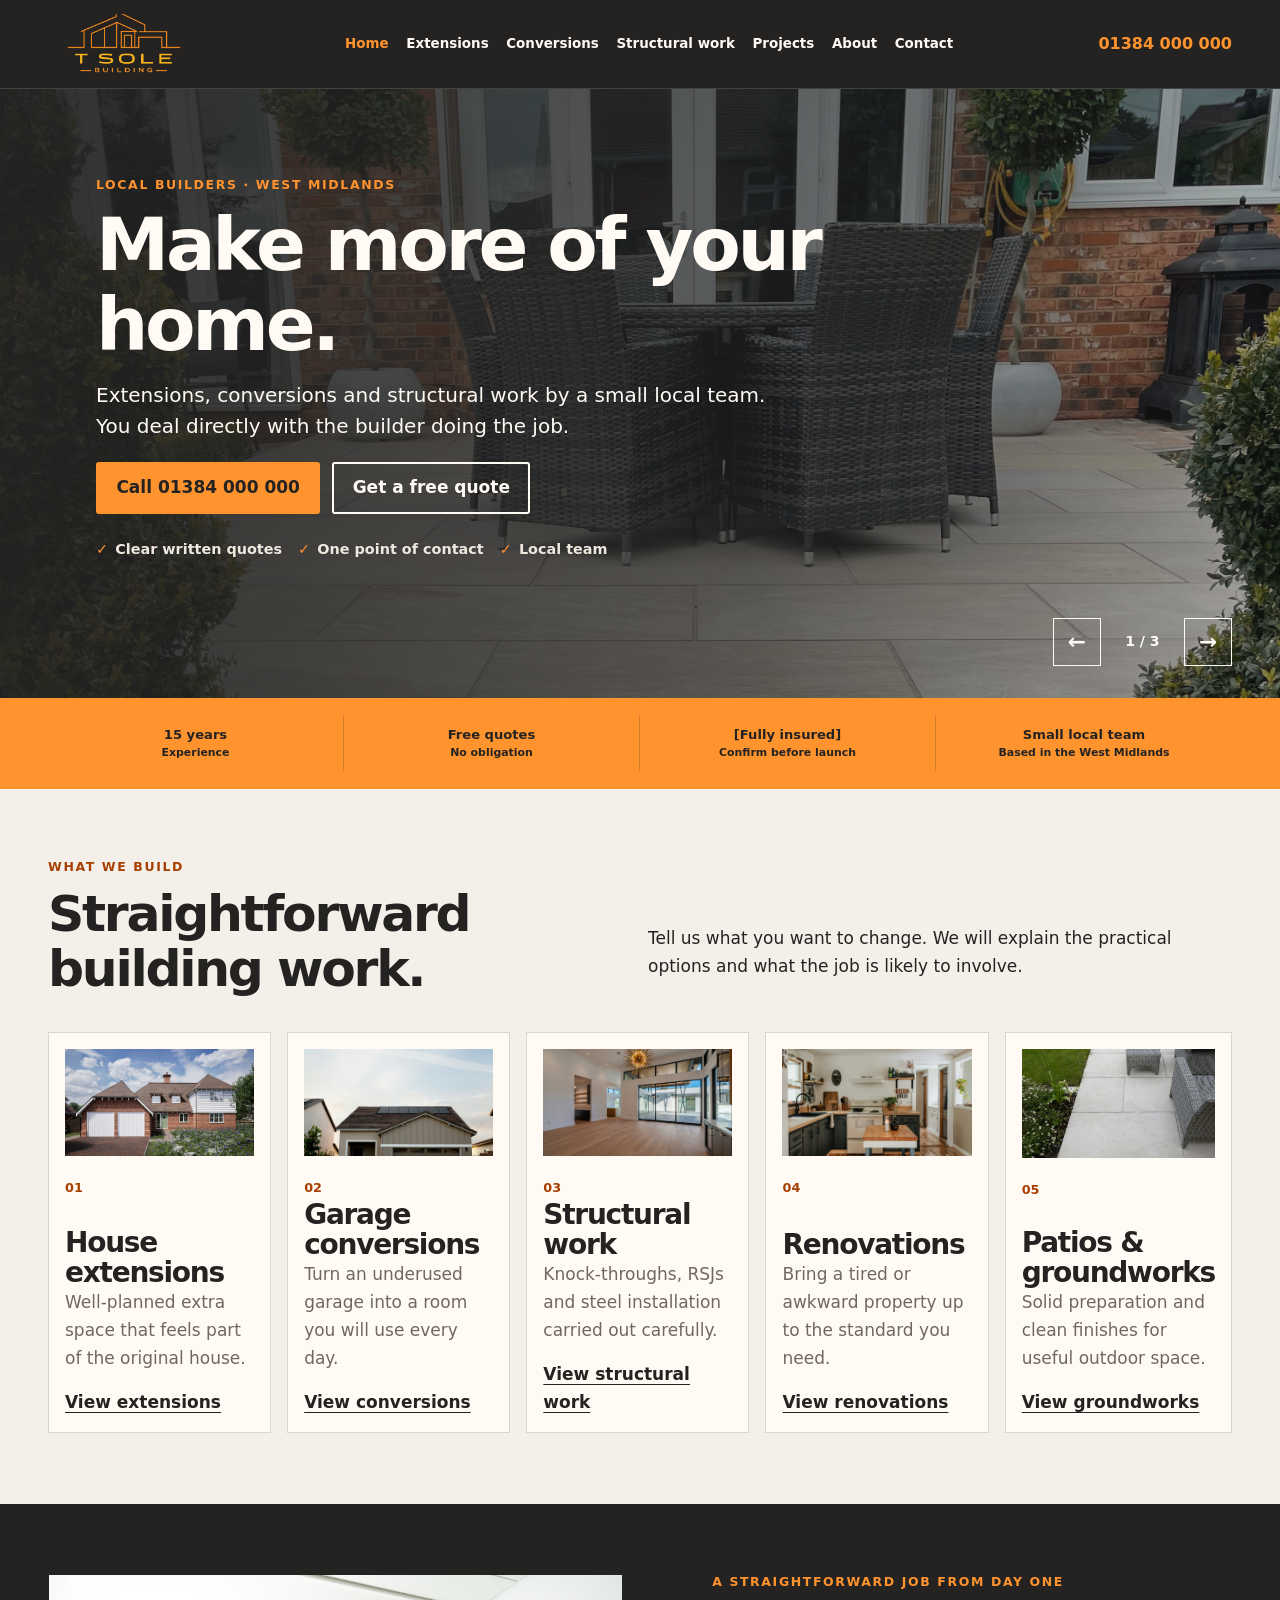
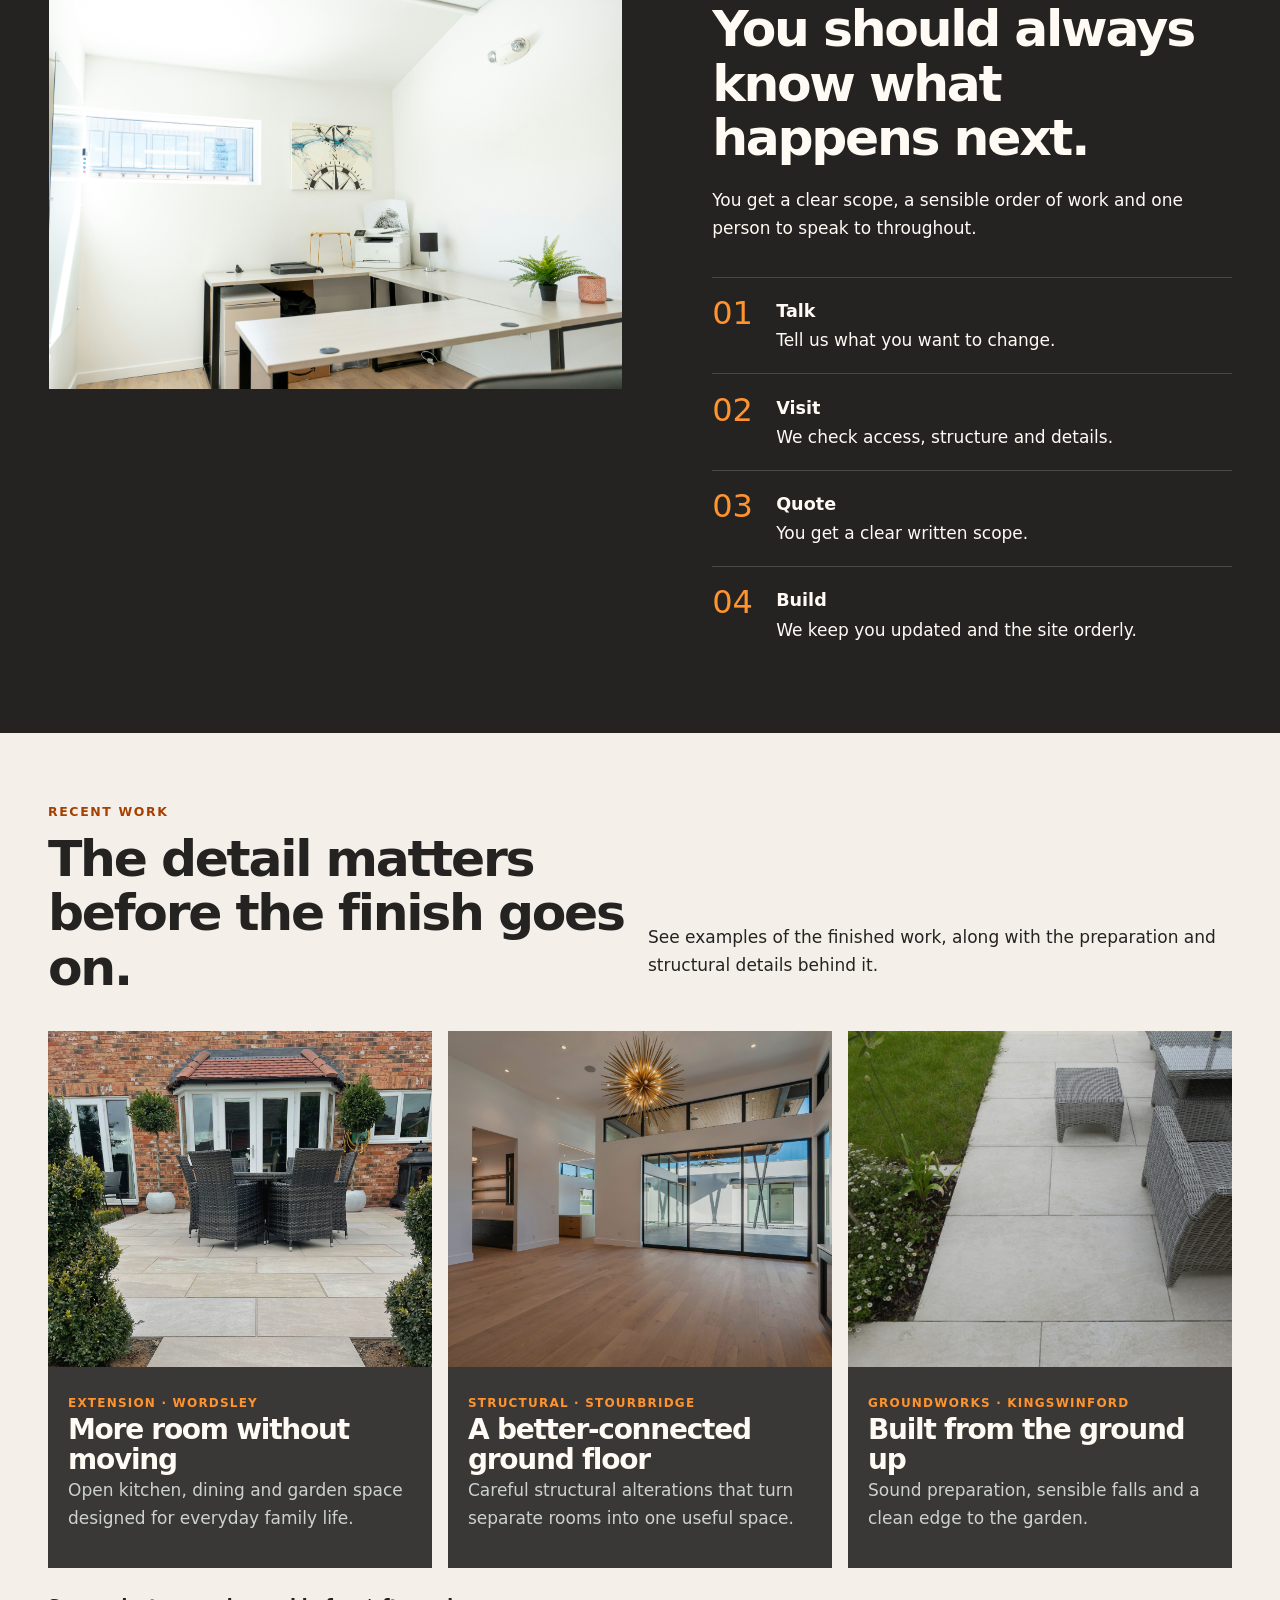
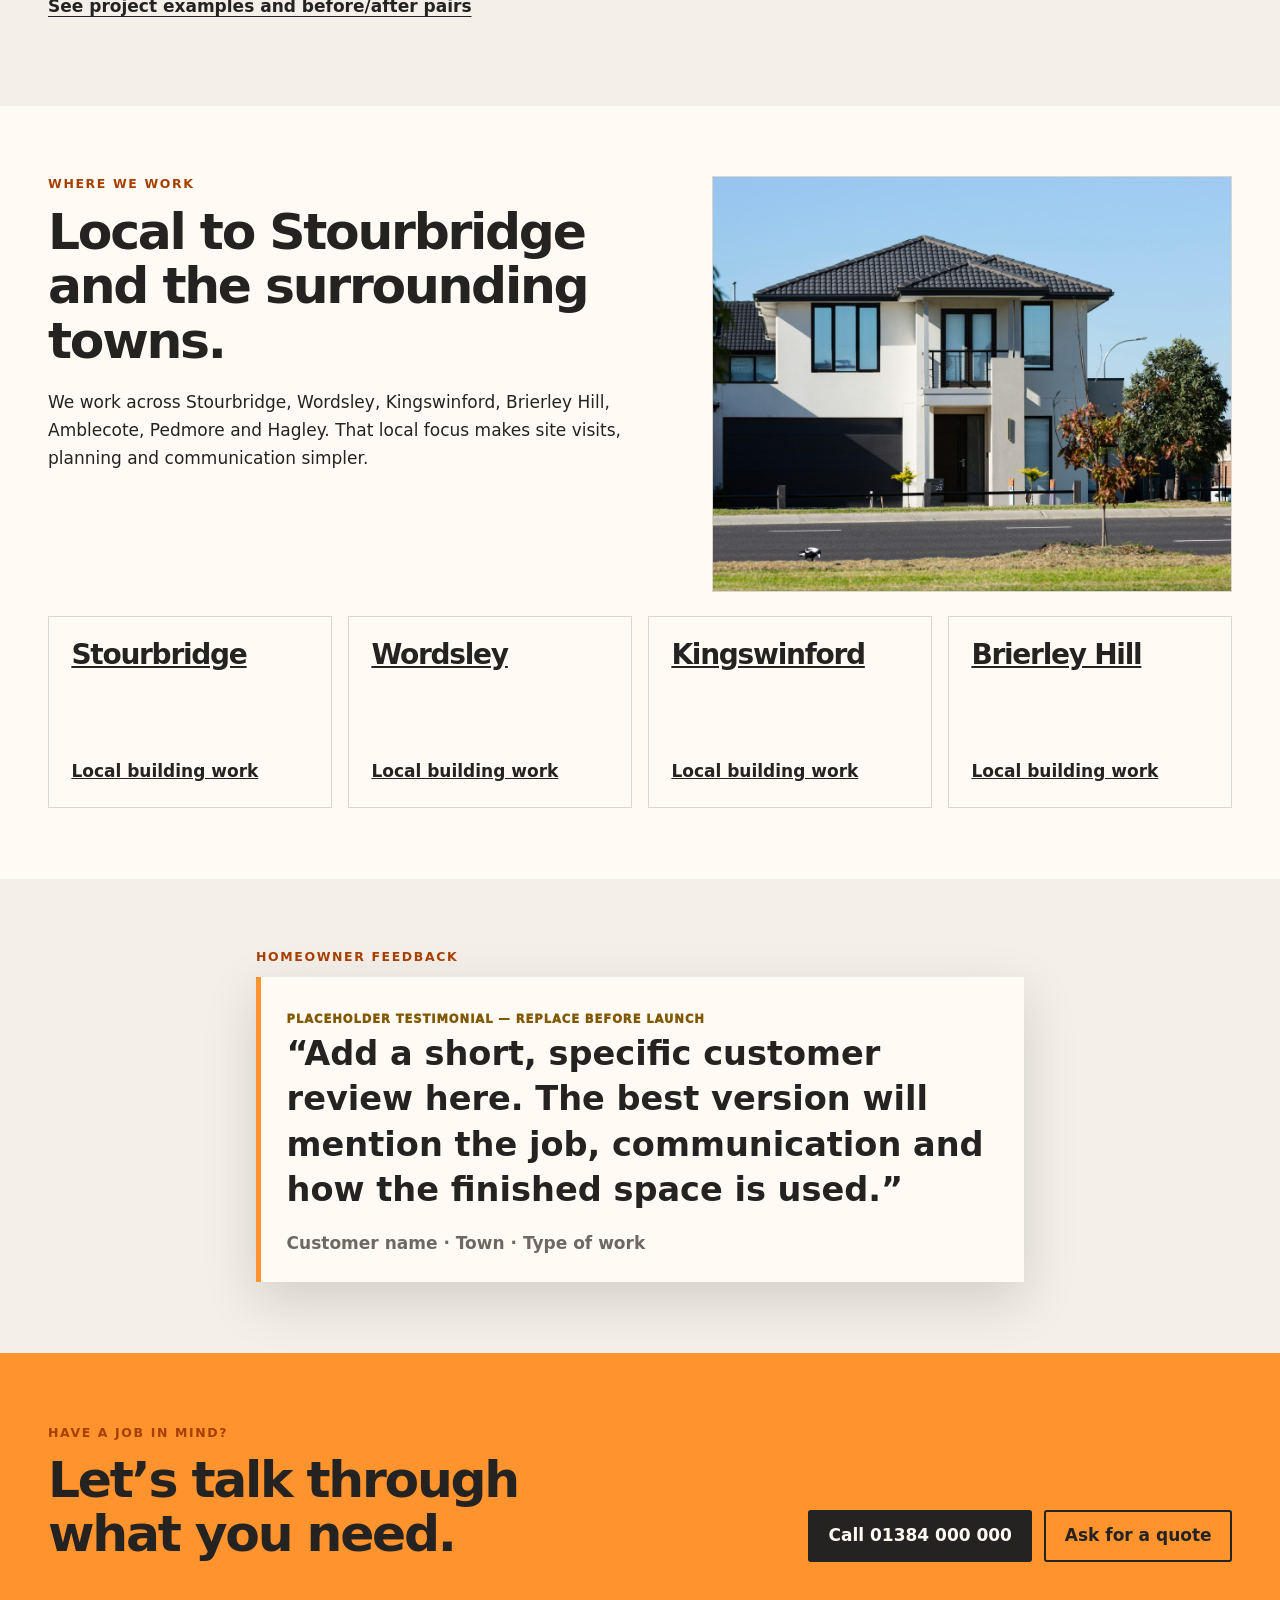
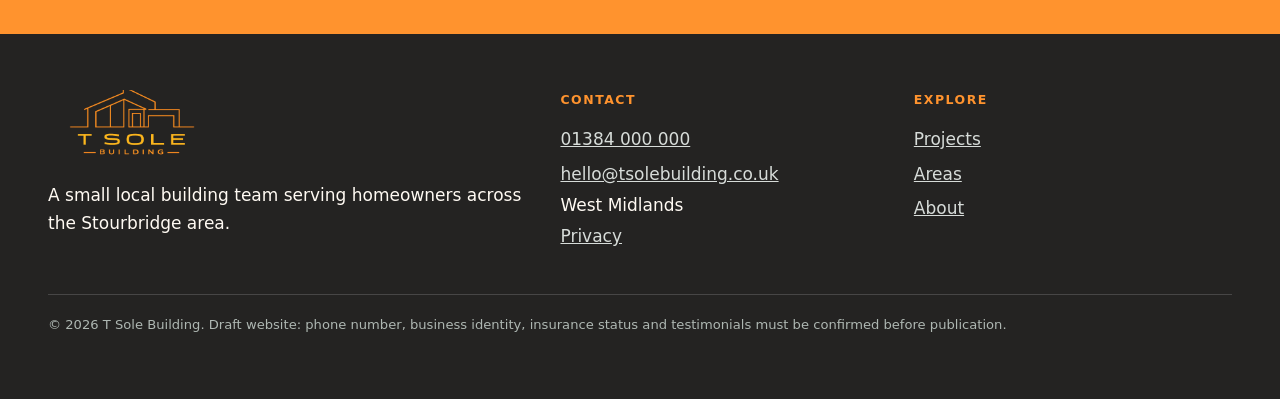
<file: index.html>
<!doctype html>
<html lang="en-GB">
<head>
  <meta charset="utf-8">
  <meta name="viewport" content="width=device-width, initial-scale=1">
  <title>Local Builders in Stourbridge | T Sole Building</title>
  <meta name="description" content="Straight-talking local builders for extensions, conversions, structural work and renovations across Stourbridge and the West Midlands.">
  <link rel="canonical" href="https://www.tsolebuilding.co.uk/">
  <meta name="theme-color" content="#242322">
  <meta property="og:title" content="T Sole Building | Local West Midlands Builders">
  <meta property="og:description" content="Practical building work, clear communication and free no-obligation quotes across the Stourbridge area.">
  <meta property="og:type" content="website">
  <meta property="og:url" content="https://www.tsolebuilding.co.uk/">
  <meta property="og:image" content="https://www.tsolebuilding.co.uk/images/TSole%20logo.png">
  <meta property="og:image:alt" content="T Sole Building logo">
  <link rel="icon" href="images/TSole%20logo.png" type="image/png"><link rel="stylesheet" href="styles.css?v=20260821-4">
  <script type="application/ld+json">
  {
    "@context": "https://schema.org",
    "@type": ["LocalBusiness", "GeneralContractor"],
    "@id": "https://www.tsolebuilding.co.uk/#business",
    "name": "T Sole Building",
    "url": "https://www.tsolebuilding.co.uk/",
    "logo": "https://www.tsolebuilding.co.uk/images/TSole%20logo.png",
    "telephone": "+441384000000",
    "email": "hello@tsolebuilding.co.uk",
    "description": "Local building company serving homeowners across Stourbridge and the surrounding West Midlands.",
    "address": {"@type": "PostalAddress", "addressRegion": "West Midlands", "addressCountry": "GB"},
    "areaServed": ["Stourbridge", "Wordsley", "Kingswinford", "Brierley Hill", "Amblecote", "Pedmore", "Hagley"]
  }
  </script>
</head>
<body>
  <a class="skip-link" href="#main">Skip to main content</a>
  <header class="site-header">
    <div class="container header-inner">
      <a class="brand" href="index.html" aria-label="T Sole Building home">
        <span class="brand-logo-frame"><img class="brand-logo" src="images/TSole%20logo.png" alt="T Sole Building" width="1024" height="1024"></span>
      </a>
      <nav class="site-nav" id="site-nav" aria-label="Main navigation">
        <ul class="nav-list">
          <li><a href="index.html" aria-current="page">Home</a></li>
          <li><a href="extensions.html">Extensions</a></li>
          <li><a href="garage-conversions.html">Conversions</a></li>
          <li><a href="structural-alterations-rsjs.html">Structural work</a></li>
          <li><a href="projects.html">Projects</a></li>
          <li><a href="about.html">About</a></li>
          <li><a href="contact.html">Contact</a></li>
          <li class="nav-mobile-only"><a href="tel:+441384000000">Call 01384 000 000</a></li>
        </ul>
      </nav>
      <div class="header-actions">
        <a class="header-phone" href="tel:+441384000000" aria-label="Call T Sole Building on 01384 000 000">01384 000 000</a>
        <button class="menu-toggle" type="button" aria-expanded="false" aria-controls="site-nav" aria-label="Open menu"><span aria-hidden="true"></span></button>
      </div>
    </div>
  </header>

  <main id="main">
    <section class="hero carousel-hero" data-carousel aria-roledescription="carousel" aria-label="Recent building work">
      <div class="hero-carousel" aria-live="polite">
        <div class="hero-slide is-active" data-carousel-slide><img src="images/elise-brown-ebrpvrJQu-0-unsplash.jpg" width="1600" height="900" alt="Temporary image of a tiled patio outside a brick house" fetchpriority="high"><!-- REPLACE: wide exterior shot of the company's best completed rear extension in the Stourbridge area --></div>
        <div class="hero-slide" data-carousel-slide hidden><img src="images/salvo-media-llc-cyPTV1MY844-unsplash.jpg" width="1600" height="900" alt="Temporary image of a large open-plan interior with glazing"><!-- REPLACE: completed open-plan structural alteration in Stourbridge --></div>
        <div class="hero-slide" data-carousel-slide hidden><img src="images/tile-merchant-ireland-bMOwrJLFQJY-unsplash.jpg" width="1600" height="900" alt="Temporary image of a paved garden patio"><!-- REPLACE: finished patio and groundworks project in the Stourbridge area --></div>
      </div>
      <div class="hero-overlay" aria-hidden="true"></div>
      <div class="container hero-content">
        <p class="eyebrow on-dark">Local builders · West Midlands</p>
        <h1>Make more of your home.</h1>
        <p class="lede">Extensions, conversions and structural work by a small local team. You deal directly with the builder doing the job.</p>
        <div class="button-row">
          <a class="btn" href="tel:+441384000000">Call 01384 000 000</a>
          <a class="btn btn-outline btn-outline-light" href="contact.html">Get a free quote</a>
        </div>
        <div class="proof-line" aria-label="Service highlights">
          <span>Clear written quotes</span><span>One point of contact</span><span>Local team</span>
        </div>
      </div>
      <div class="carousel-controls hero-carousel-controls" aria-label="Choose a project image"><button class="carousel-arrow" type="button" data-carousel-prev aria-label="Previous image">←</button><div class="carousel-status" aria-live="polite"><span data-carousel-current>1</span> / 3</div><button class="carousel-arrow" type="button" data-carousel-next aria-label="Next image">→</button></div>
    </section>

    <aside class="trust-strip" aria-label="Why choose us">
      <ul class="container trust-grid">
        <li>15 years<small>Experience</small></li>
        <li>Free quotes<small>No obligation</small></li>
        <li>[Fully insured]<small>Confirm before launch</small></li>
        <li>Small local team<small>Based in the West Midlands</small></li>
      </ul>
    </aside>

    <section class="section" aria-labelledby="services-title">
      <div class="container">
        <div class="section-intro">
          <div><p class="eyebrow">What we build</p><h2 id="services-title">Straightforward building work.</h2></div>
          <p>Tell us what you want to change. We will explain the practical options and what the job is likely to involve.</p>
        </div>
        <div class="service-grid">
          <article class="service-card"><div><img class="card-thumb" src="images/modunite-ltd-hjWqyOMGvNY-unsplash.jpg" width="640" height="360" alt="Temporary image of a brick house with two garages" loading="lazy"><!-- REPLACE: small close-up of matched brickwork and glazing on a finished local extension --><span class="service-number">01</span></div><div><h3>House extensions</h3><p>Well-planned extra space that feels part of the original house.</p><a class="text-link" href="extensions.html">View extensions</a></div></article>
          <article class="service-card"><div><img class="card-thumb" src="images/vivint-solar-HASgVRE48KY-unsplash.jpg" width="640" height="360" alt="Temporary image of a detached house with a garage and driveway" loading="lazy"><!-- REPLACE: small exterior detail of a garage conversion window and matched brickwork --><span class="service-number">02</span></div><div><h3>Garage conversions</h3><p>Turn an underused garage into a room you will use every day.</p><a class="text-link" href="garage-conversions.html">View conversions</a></div></article>
          <article class="service-card"><div><img class="card-thumb" src="images/salvo-media-llc-cyPTV1MY844-unsplash.jpg" width="640" height="360" alt="Temporary image of a large open-plan interior with glazing" loading="lazy"><!-- REPLACE: small work-in-progress detail of an RSJ seated on its specified support --><span class="service-number">03</span></div><div><h3>Structural work</h3><p>Knock-throughs, RSJs and steel installation carried out carefully.</p><a class="text-link" href="structural-alterations-rsjs.html">View structural work</a></div></article>
          <article class="service-card"><div><img class="card-thumb" src="images/clay-banks-dcTDSnEh31A-unsplash.jpg" width="640" height="360" alt="Temporary image of a compact fitted kitchen" loading="lazy"><!-- REPLACE: small detail showing careful preparation or finished joinery in a local renovation --><span class="service-number">04</span></div><div><h3>Renovations</h3><p>Bring a tired or awkward property up to the standard you need.</p><a class="text-link" href="renovations.html">View renovations</a></div></article>
          <article class="service-card"><div><img class="card-thumb" src="images/tile-merchant-ireland-bMOwrJLFQJY-unsplash.jpg" width="640" height="360" alt="Temporary image of a paved garden patio" loading="lazy"><!-- REPLACE: small close-up of accurately cut paving, edge restraint and drainage --><span class="service-number">05</span></div><div><h3>Patios &amp; groundworks</h3><p>Solid preparation and clean finishes for useful outdoor space.</p><a class="text-link" href="patios-groundworks.html">View groundworks</a></div></article>
        </div>
      </div>
    </section>

    <section class="section section-dark">
      <div class="container split">
        <div class="image-panel">
          <img src="images/deliberate-directions-K9DZz7B8sCU-unsplash.jpg" width="1000" height="900" alt="Temporary image of a bright finished office" loading="lazy">
          <!-- REPLACE: company owner reviewing drawings with homeowners at a kitchen table -->
        </div>
        <div class="split-copy">
          <p class="eyebrow on-dark">A straightforward job from day one</p>
          <h2>You should always know what happens next.</h2>
          <p>You get a clear scope, a sensible order of work and one person to speak to throughout.</p>
          <ol class="process-list">
            <li><strong>Talk</strong>Tell us what you want to change.</li>
            <li><strong>Visit</strong>We check access, structure and details.</li>
            <li><strong>Quote</strong>You get a clear written scope.</li>
            <li><strong>Build</strong>We keep you updated and the site orderly.</li>
          </ol>
        </div>
      </div>
    </section>

    <section class="section" aria-labelledby="work-title">
      <div class="container">
        <div class="section-intro">
          <div><p class="eyebrow">Recent work</p><h2 id="work-title">The detail matters before the finish goes on.</h2></div>
          <p>See examples of the finished work, along with the preparation and structural details behind it.</p>
        </div>
        <div class="project-grid">
          <article class="project-card"><img src="images/elise-brown-ebrpvrJQu-0-unsplash.jpg" width="900" height="680" alt="Temporary image of a tiled patio outside a brick house" loading="lazy"><!-- REPLACE: finished single-storey rear extension with matching brickwork, Wordsley --><div class="project-copy"><span class="project-tag">Extension · Wordsley</span><h3>More room without moving</h3><p>Open kitchen, dining and garden space designed for everyday family life.</p></div></article>
          <article class="project-card"><img src="images/salvo-media-llc-cyPTV1MY844-unsplash.jpg" width="900" height="680" alt="Temporary image of a large open-plan interior with glazing" loading="lazy"><!-- REPLACE: completed kitchen-diner knock-through showing boxed-in RSJ, Stourbridge --><div class="project-copy"><span class="project-tag">Structural · Stourbridge</span><h3>A better-connected ground floor</h3><p>Careful structural alterations that turn separate rooms into one useful space.</p></div></article>
          <article class="project-card"><img src="images/tile-merchant-ireland-bMOwrJLFQJY-unsplash.jpg" width="900" height="680" alt="Temporary image of a paved garden patio" loading="lazy"><!-- REPLACE: newly laid porcelain or natural stone patio with neat drainage detail, Kingswinford --><div class="project-copy"><span class="project-tag">Groundworks · Kingswinford</span><h3>Built from the ground up</h3><p>Sound preparation, sensible falls and a clean edge to the garden.</p></div></article>
        </div>
        <p style="margin-top:1.5rem"><a class="text-link" href="projects.html">See project examples and before/after pairs</a></p>
      </div>
    </section>

    <section class="section section-white areas-section" id="areas">
      <div class="container areas-layout">
        <div class="areas-intro">
          <div class="areas-copy"><p class="eyebrow">Where we work</p><h2>Local to Stourbridge and the surrounding towns.</h2><p>We work across Stourbridge, Wordsley, Kingswinford, Brierley Hill, Amblecote, Pedmore and Hagley. That local focus makes site visits, planning and communication simpler.</p></div>
          <div class="image-panel areas-image"><img src="images/troy-mortier-HckCpdBDeDk-unsplash.jpg" width="1000" height="900" alt="Temporary image of a modern two-storey house" loading="lazy"><!-- REPLACE: recognisable local streetscape showing typical West Midlands brick housing, no house numbers visible --></div>
        </div>
        <div class="area-grid"><a class="area-card" href="builders-stourbridge.html"><h3>Stourbridge</h3><span class="text-link">Local building work</span></a><a class="area-card" href="builders-wordsley.html"><h3>Wordsley</h3><span class="text-link">Local building work</span></a><a class="area-card" href="builders-kingswinford.html"><h3>Kingswinford</h3><span class="text-link">Local building work</span></a><a class="area-card" href="builders-brierley-hill.html"><h3>Brierley Hill</h3><span class="text-link">Local building work</span></a></div>
      </div>
    </section>

    <section class="section">
      <div class="container narrow">
        <p class="eyebrow">Homeowner feedback</p>
        <blockquote class="quote"><span class="placeholder-label">Placeholder testimonial — replace before launch</span><p>“Add a short, specific customer review here. The best version will mention the job, communication and how the finished space is used.”</p><cite>Customer name · Town · Type of work</cite></blockquote>
      </div>
    </section>

    <section class="cta-band">
      <div class="container cta-inner"><div><p class="eyebrow">Have a job in mind?</p><h2>Let’s talk through what you need.</h2></div><div class="button-row"><a class="btn btn-dark" href="tel:+441384000000">Call 01384 000 000</a><a class="btn btn-outline" href="contact.html">Ask for a quote</a></div></div>
    </section>
  </main>

  <footer class="site-footer">
    <div class="container">
      <div class="footer-grid">
        <div><a class="brand" href="index.html"><span class="brand-logo-frame"><img class="brand-logo" src="images/TSole%20logo.png" alt="T Sole Building" width="1024" height="1024"></span></a><p style="margin-top:1rem">A small local building team serving homeowners across the Stourbridge area.</p></div>
        <div><p class="footer-heading">Contact</p><ul class="footer-links"><li><a href="tel:+441384000000">01384 000 000</a></li><li><a href="mailto:hello@tsolebuilding.co.uk">hello@tsolebuilding.co.uk</a></li><li>West Midlands</li><li><a href="privacy.html">Privacy</a></li></ul></div>
        <div><p class="footer-heading">Explore</p><ul class="footer-links"><li><a href="projects.html">Projects</a></li><li><a href="index.html#areas">Areas</a></li><li><a href="about.html">About</a></li></ul></div>
      </div>
      <p class="footer-small">© 2026 T Sole Building. Draft website: phone number, business identity, insurance status and testimonials must be confirmed before publication.</p>
    </div>
  </footer>

  <div class="mobile-callbar" aria-label="Quick contact"><a href="tel:+441384000000">Call now</a><a href="https://wa.me/441384000000">WhatsApp</a></div>
  <script src="script.js" defer></script>
</body>
</html>
</file>
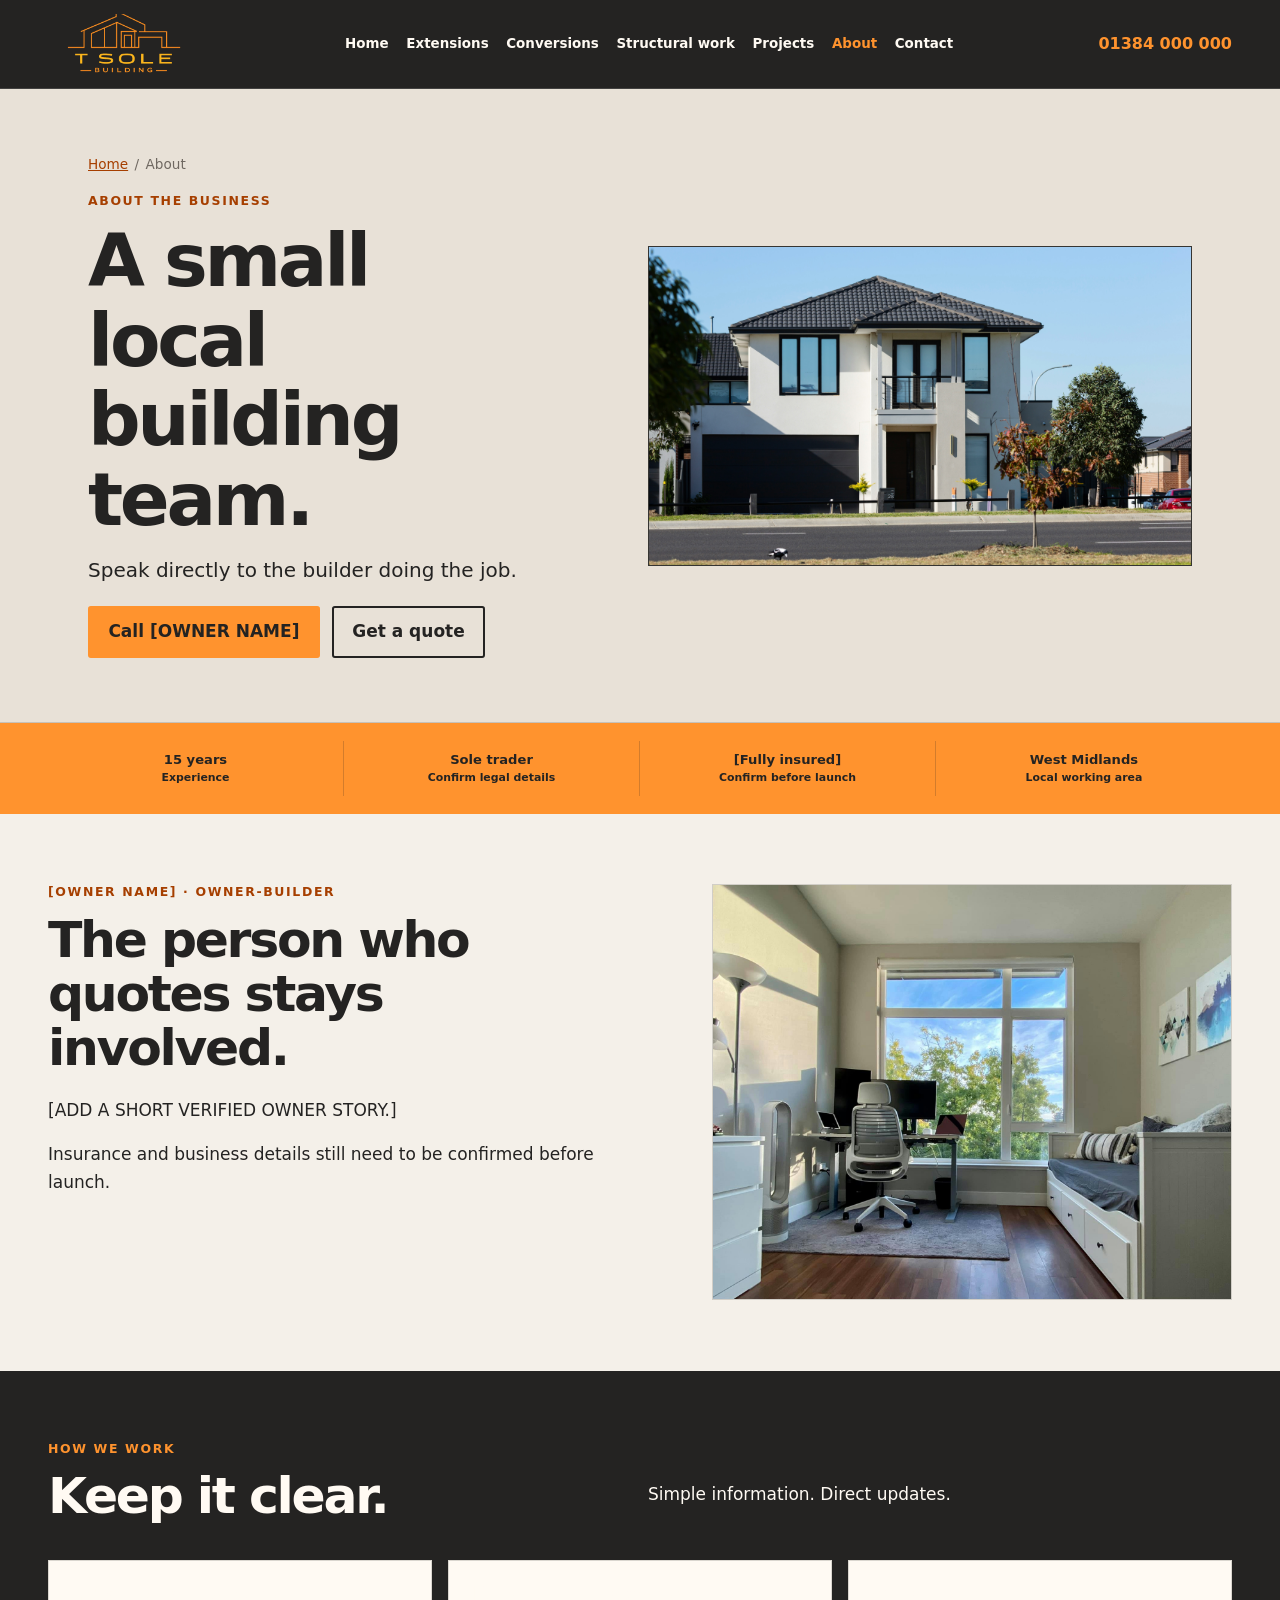
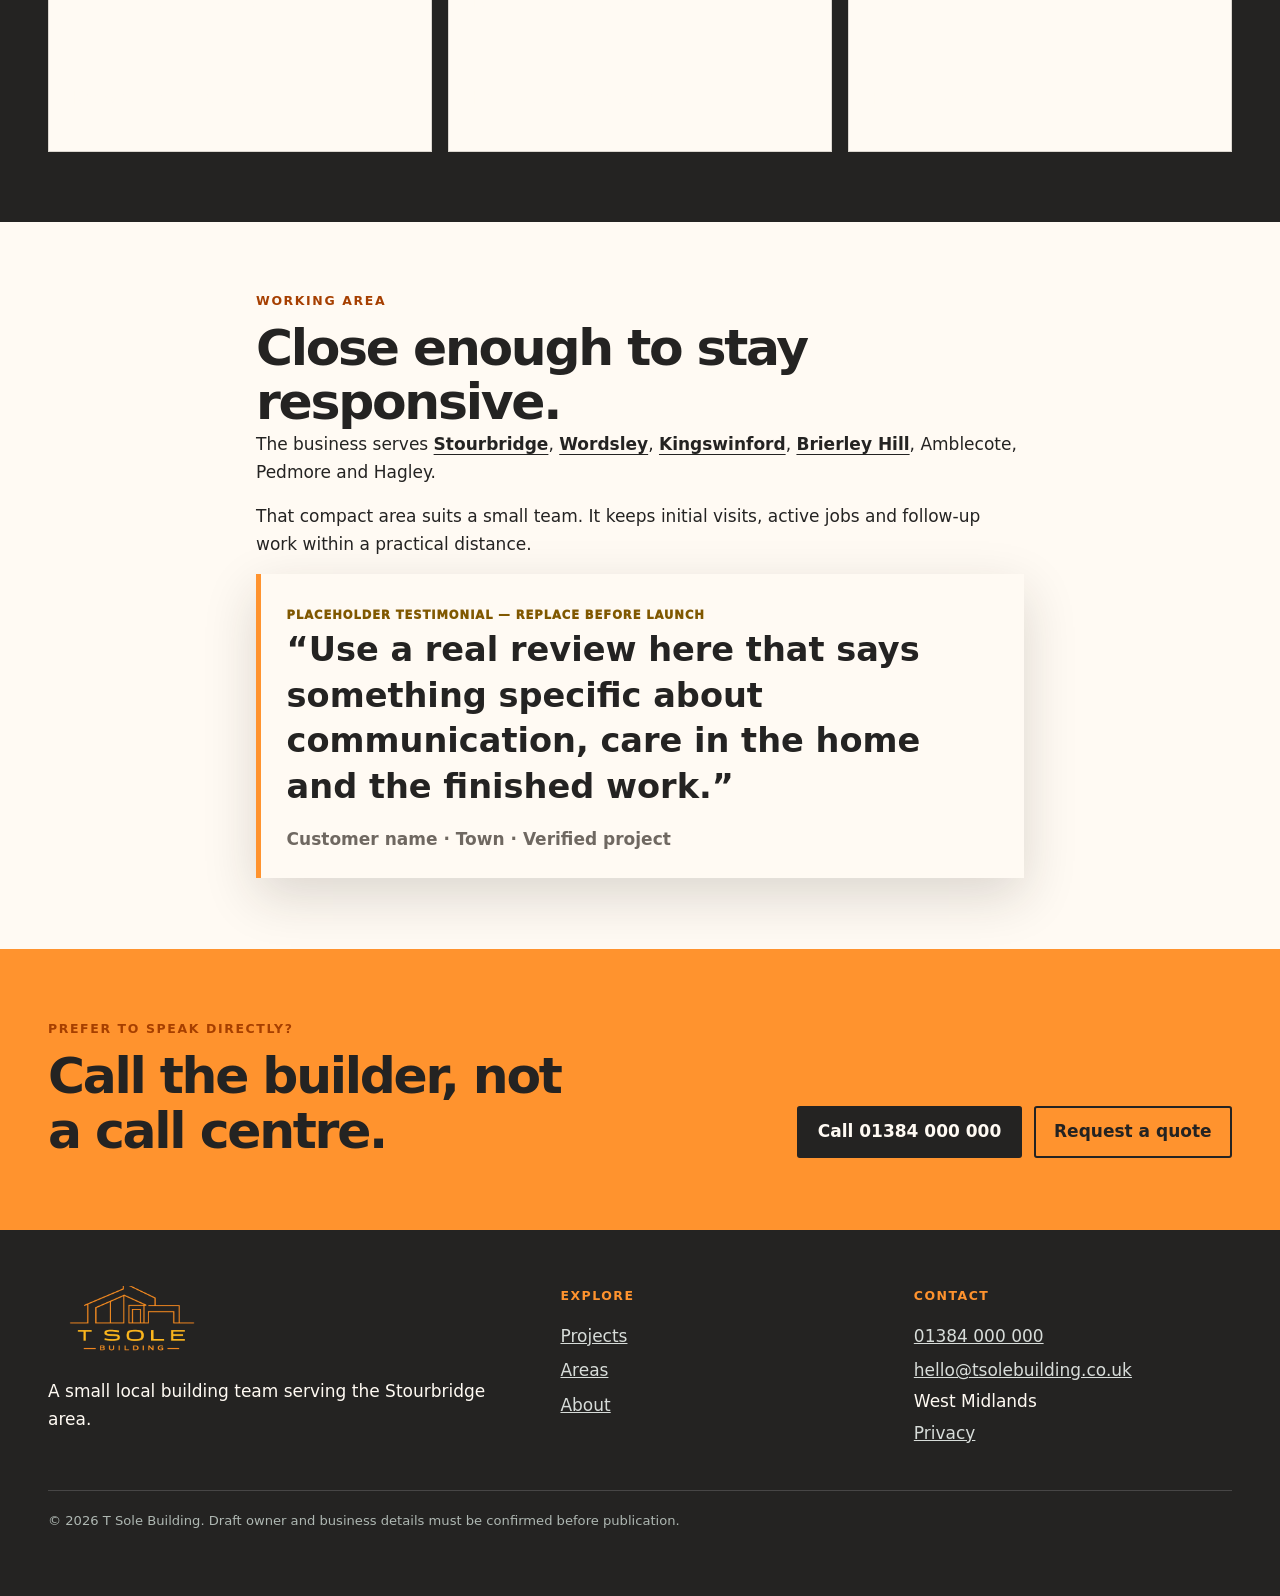
<file: about.html>
<!doctype html>
<html lang="en-GB"><head>
  <meta charset="utf-8"><meta name="viewport" content="width=device-width, initial-scale=1">
  <title>About T Sole Building | Local West Midlands Builder</title>
  <meta name="description" content="Meet the small local team behind T Sole Building. Direct communication and practical building work across the Stourbridge area.">
  <link rel="canonical" href="https://www.tsolebuilding.co.uk/about.html"><meta name="theme-color" content="#242322"><link rel="icon" href="images/TSole%20logo.png" type="image/png"><link rel="stylesheet" href="styles.css?v=20260821-4">
  <script type="application/ld+json">{"@context":"https://schema.org","@type":["LocalBusiness","GeneralContractor"],"@id":"https://www.tsolebuilding.co.uk/#business","name":"T Sole Building","url":"https://www.tsolebuilding.co.uk/","logo":"https://www.tsolebuilding.co.uk/images/TSole%20logo.png","telephone":"+441384000000","email":"hello@tsolebuilding.co.uk","address":{"@type":"PostalAddress","addressRegion":"West Midlands","addressCountry":"GB"},"areaServed":["Stourbridge","Wordsley","Kingswinford","Brierley Hill","Amblecote","Pedmore","Hagley"]}</script>
</head><body>
  <a class="skip-link" href="#main">Skip to main content</a>
  <header class="site-header"><div class="container header-inner"><a class="brand" href="index.html"><span class="brand-logo-frame"><img class="brand-logo" src="images/TSole%20logo.png" alt="T Sole Building" width="1024" height="1024"></span></a><nav class="site-nav" id="site-nav" aria-label="Main navigation"><ul class="nav-list"><li><a href="index.html">Home</a></li><li><a href="extensions.html">Extensions</a></li><li><a href="garage-conversions.html">Conversions</a></li><li><a href="structural-alterations-rsjs.html">Structural work</a></li><li><a href="projects.html">Projects</a></li><li><a href="about.html" aria-current="page">About</a></li><li><a href="contact.html">Contact</a></li><li class="nav-mobile-only"><a href="tel:+441384000000">Call 01384 000 000</a></li></ul></nav><div class="header-actions"><a class="header-phone" href="tel:+441384000000">01384 000 000</a><button class="menu-toggle" type="button" aria-expanded="false" aria-controls="site-nav" aria-label="Open menu"><span aria-hidden="true"></span></button></div></div></header>
  <main id="main">
    <section class="hero page-hero"><div class="hero-media"><img src="images/troy-mortier-HckCpdBDeDk-unsplash.jpg" width="1600" height="900" alt="Temporary image of a modern two-storey house" fetchpriority="high"><!-- REPLACE: relaxed environmental portrait of the business owner on a tidy active site, wearing appropriate workwear --></div><div class="container hero-content"><ol class="breadcrumbs"><li><a href="index.html">Home</a></li><li>About</li></ol><p class="eyebrow on-dark">About the business</p><h1>A small local building team.</h1><p class="lede">Speak directly to the builder doing the job.</p><div class="button-row"><a class="btn" href="tel:+441384000000">Call [OWNER NAME]</a><a class="btn btn-outline" href="contact.html">Get a quote</a></div></div></section>
    <aside class="trust-strip" aria-label="Business details"><ul class="container trust-grid"><li>15 years<small>Experience</small></li><li>Sole trader<small>Confirm legal details</small></li><li>[Fully insured]<small>Confirm before launch</small></li><li>West Midlands<small>Local working area</small></li></ul></aside>
    <section class="section"><div class="container split"><div class="split-copy"><p class="eyebrow">[OWNER NAME] · Owner-builder</p><h2>The person who quotes stays involved.</h2><p>[ADD A SHORT VERIFIED OWNER STORY.]</p><p>Insurance and business details still need to be confirmed before launch.</p></div><div class="image-panel"><img src="images/juairia-islam-shefa-JMkRrqVmS2U-unsplash.jpg" width="1000" height="900" alt="Temporary image of a bright home office with built-in seating" loading="lazy"><!-- REPLACE: candid photograph of owner checking brickwork, plans or a finished detail on site --></div></div></section>
    <section class="section section-dark"><div class="container"><div class="section-intro"><div><p class="eyebrow on-dark">How we work</p><h2>Keep it clear.</h2></div><p>Simple information. Direct updates.</p></div><div class="feature-grid"><article class="feature-card"><h3>Written scope</h3><p>Know what is included.</p></article><article class="feature-card"><h3>Direct updates</h3><p>Hear about changes early.</p></article><article class="feature-card"><h3>Orderly site</h3><p>Protect, store and clear.</p></article></div></div></section>
    <section class="section section-white"><div class="container narrow"><p class="eyebrow">Working area</p><h2>Close enough to stay responsive.</h2><p>The business serves <a class="text-link" href="builders-stourbridge.html">Stourbridge</a>, <a class="text-link" href="builders-wordsley.html">Wordsley</a>, <a class="text-link" href="builders-kingswinford.html">Kingswinford</a>, <a class="text-link" href="builders-brierley-hill.html">Brierley Hill</a>, Amblecote, Pedmore and Hagley.</p><p>That compact area suits a small team. It keeps initial visits, active jobs and follow-up work within a practical distance.</p><blockquote class="quote"><span class="placeholder-label">Placeholder testimonial — replace before launch</span><p>“Use a real review here that says something specific about communication, care in the home and the finished work.”</p><cite>Customer name · Town · Verified project</cite></blockquote></div></section>
    <section class="cta-band"><div class="container cta-inner"><div><p class="eyebrow">Prefer to speak directly?</p><h2>Call the builder, not a call centre.</h2></div><div class="button-row"><a class="btn btn-dark" href="tel:+441384000000">Call 01384 000 000</a><a class="btn btn-outline" href="contact.html">Request a quote</a></div></div></section>
  </main>
  <footer class="site-footer"><div class="container"><div class="footer-grid"><div><a class="brand" href="index.html"><span class="brand-logo-frame"><img class="brand-logo" src="images/TSole%20logo.png" alt="T Sole Building" width="1024" height="1024"></span></a><p style="margin-top:1rem">A small local building team serving the Stourbridge area.</p></div><div><p class="footer-heading">Explore</p><ul class="footer-links"><li><a href="projects.html">Projects</a></li><li><a href="index.html#areas">Areas</a></li><li><a href="about.html">About</a></li></ul></div><div><p class="footer-heading">Contact</p><ul class="footer-links"><li><a href="tel:+441384000000">01384 000 000</a></li><li><a href="mailto:hello@tsolebuilding.co.uk">hello@tsolebuilding.co.uk</a></li><li>West Midlands</li><li><a href="privacy.html">Privacy</a></li></ul></div></div><p class="footer-small">© 2026 T Sole Building. Draft owner and business details must be confirmed before publication.</p></div></footer>
  <div class="mobile-callbar" aria-label="Quick contact"><a href="tel:+441384000000">Call now</a><a href="https://wa.me/441384000000">WhatsApp</a></div><script src="script.js" defer></script>
</body></html>
</file>
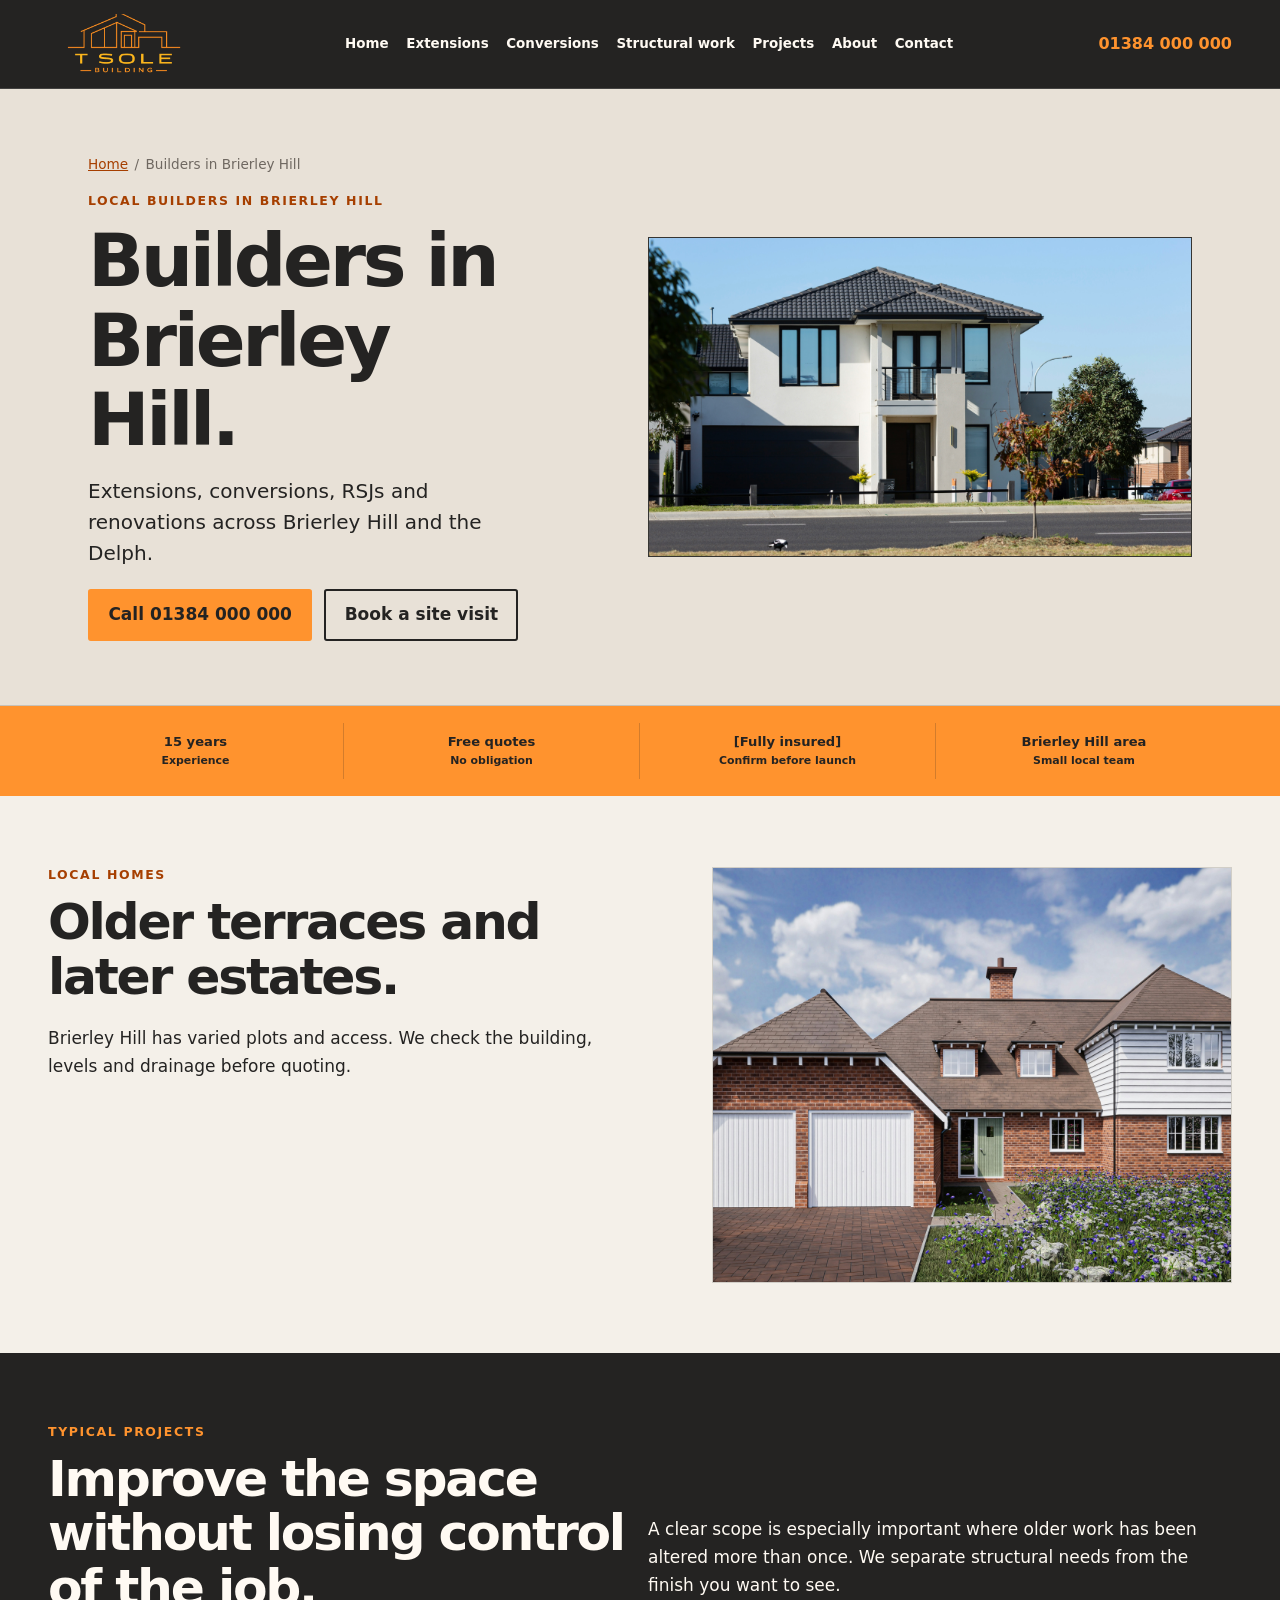
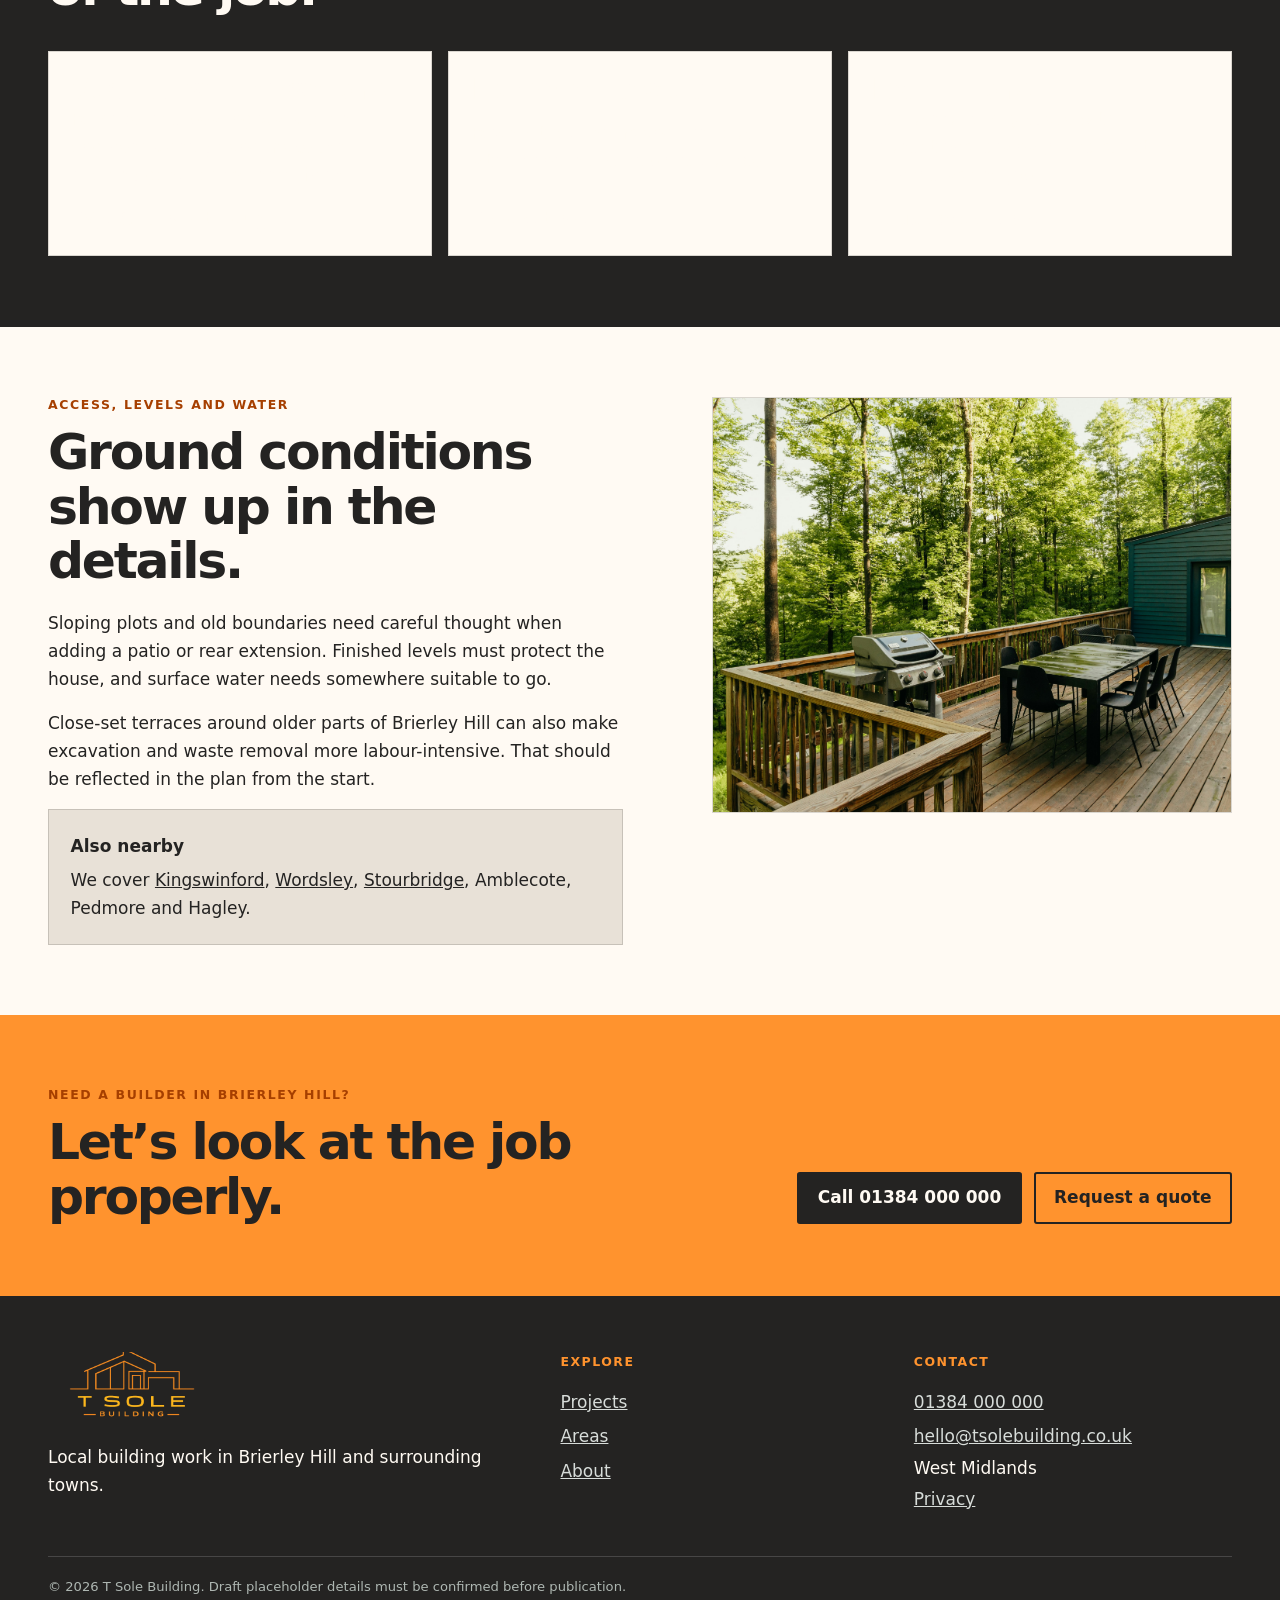
<file: builders-brierley-hill.html>
<!doctype html>
<html lang="en-GB"><head>
  <meta charset="utf-8"><meta name="viewport" content="width=device-width, initial-scale=1">
  <title>Builders Brierley Hill | Extensions, RSJs &amp; Renovations</title>
  <meta name="description" content="Local builders in Brierley Hill for extensions, structural alterations, conversions and renovations. Direct advice and clear quotes.">
  <link rel="canonical" href="https://www.tsolebuilding.co.uk/builders-brierley-hill.html"><meta name="theme-color" content="#242322"><link rel="icon" href="images/TSole%20logo.png" type="image/png"><link rel="stylesheet" href="styles.css?v=20260821-4">
  <script type="application/ld+json">{"@context":"https://schema.org","@type":["LocalBusiness","GeneralContractor"],"@id":"https://www.tsolebuilding.co.uk/#business","name":"T Sole Building","url":"https://www.tsolebuilding.co.uk/","logo":"https://www.tsolebuilding.co.uk/images/TSole%20logo.png","telephone":"+441384000000","email":"hello@tsolebuilding.co.uk","address":{"@type":"PostalAddress","addressRegion":"West Midlands","addressCountry":"GB"},"areaServed":["Stourbridge","Wordsley","Kingswinford","Brierley Hill","Amblecote","Pedmore","Hagley"]}</script>
</head><body>
  <a class="skip-link" href="#main">Skip to main content</a>
  <header class="site-header"><div class="container header-inner"><a class="brand" href="index.html"><span class="brand-logo-frame"><img class="brand-logo" src="images/TSole%20logo.png" alt="T Sole Building" width="1024" height="1024"></span></a><nav class="site-nav" id="site-nav" aria-label="Main navigation"><ul class="nav-list"><li><a href="index.html">Home</a></li><li><a href="extensions.html">Extensions</a></li><li><a href="garage-conversions.html">Conversions</a></li><li><a href="structural-alterations-rsjs.html">Structural work</a></li><li><a href="projects.html">Projects</a></li><li><a href="about.html">About</a></li><li><a href="contact.html">Contact</a></li><li class="nav-mobile-only"><a href="tel:+441384000000">Call 01384 000 000</a></li></ul></nav><div class="header-actions"><a class="header-phone" href="tel:+441384000000">01384 000 000</a><button class="menu-toggle" type="button" aria-expanded="false" aria-controls="site-nav" aria-label="Open menu"><span aria-hidden="true"></span></button></div></div></header>
  <main id="main">
    <section class="hero page-hero"><div class="hero-media"><img src="images/troy-mortier-HckCpdBDeDk-unsplash.jpg" width="1600" height="900" alt="Temporary image of a modern two-storey house" fetchpriority="high"><!-- REPLACE: Brierley Hill residential street showing established brick housing and local character, no house numbers visible --></div><div class="container hero-content"><ol class="breadcrumbs"><li><a href="index.html">Home</a></li><li>Builders in Brierley Hill</li></ol><p class="eyebrow on-dark">Local builders in Brierley Hill</p><h1>Builders in Brierley Hill.</h1><p class="lede">Extensions, conversions, RSJs and renovations across Brierley Hill and the Delph.</p><div class="button-row"><a class="btn" href="tel:+441384000000">Call 01384 000 000</a><a class="btn btn-outline" href="contact.html">Book a site visit</a></div></div></section>
    <aside class="trust-strip" aria-label="Why choose us"><ul class="container trust-grid"><li>15 years<small>Experience</small></li><li>Free quotes<small>No obligation</small></li><li>[Fully insured]<small>Confirm before launch</small></li><li>Brierley Hill area<small>Small local team</small></li></ul></aside>
    <section class="section"><div class="container split"><div class="split-copy"><p class="eyebrow">Local homes</p><h2>Older terraces and later estates.</h2><p>Brierley Hill has varied plots and access. We check the building, levels and drainage before quoting.</p></div><div class="image-panel"><img src="images/modunite-ltd-hjWqyOMGvNY-unsplash.jpg" width="1000" height="900" alt="Temporary image of a brick house with two garages" loading="lazy"><!-- REPLACE: traditional Brierley Hill brick terrace or High Street-area residential detail, privacy-safe --></div></div></section>
    <section class="section section-dark"><div class="container"><div class="section-intro"><div><p class="eyebrow on-dark">Typical projects</p><h2>Improve the space without losing control of the job.</h2></div><p>A clear scope is especially important where older work has been altered more than once. We separate structural needs from the finish you want to see.</p></div><div class="feature-grid"><article class="feature-card"><h3>Structural alterations</h3><p>Remove load-bearing walls to an engineer’s design and make the opening good for the next finish.</p><a class="text-link" href="structural-alterations-rsjs.html">RSJs &amp; knock-throughs</a></article><article class="feature-card"><h3>Home renovations</h3><p>Rework tired rooms and previous alterations in a sensible sequence.</p><a class="text-link" href="renovations.html">Renovations</a></article><article class="feature-card"><h3>Extensions</h3><p>Add useful family space with foundations, drainage and structure planned as one job.</p><a class="text-link" href="extensions.html">House extensions</a></article></div></div></section>
    <section class="section section-white"><div class="container split reverse"><div class="image-panel"><img src="images/clay-banks-jxr6sCglU9s-unsplash.jpg" width="1000" height="900" alt="Temporary image of a timber deck beside woodland" loading="lazy"><!-- REPLACE: original local context photo near the Delph Nine Locks paired with a nearby completed residential job --></div><div class="split-copy"><p class="eyebrow">Access, levels and water</p><h2>Ground conditions show up in the details.</h2><p>Sloping plots and old boundaries need careful thought when adding a patio or rear extension. Finished levels must protect the house, and surface water needs somewhere suitable to go.</p><p>Close-set terraces around older parts of Brierley Hill can also make excavation and waste removal more labour-intensive. That should be reflected in the plan from the start.</p><div class="local-note"><strong>Also nearby</strong>We cover <a href="builders-kingswinford.html">Kingswinford</a>, <a href="builders-wordsley.html">Wordsley</a>, <a href="builders-stourbridge.html">Stourbridge</a>, Amblecote, Pedmore and Hagley.</div></div></div></section>
    <section class="cta-band"><div class="container cta-inner"><div><p class="eyebrow">Need a builder in Brierley Hill?</p><h2>Let’s look at the job properly.</h2></div><div class="button-row"><a class="btn btn-dark" href="tel:+441384000000">Call 01384 000 000</a><a class="btn btn-outline" href="contact.html">Request a quote</a></div></div></section>
  </main>
  <footer class="site-footer"><div class="container"><div class="footer-grid"><div><a class="brand" href="index.html"><span class="brand-logo-frame"><img class="brand-logo" src="images/TSole%20logo.png" alt="T Sole Building" width="1024" height="1024"></span></a><p style="margin-top:1rem">Local building work in Brierley Hill and surrounding towns.</p></div><div><p class="footer-heading">Explore</p><ul class="footer-links"><li><a href="projects.html">Projects</a></li><li><a href="index.html#areas">Areas</a></li><li><a href="about.html">About</a></li></ul></div><div><p class="footer-heading">Contact</p><ul class="footer-links"><li><a href="tel:+441384000000">01384 000 000</a></li><li><a href="mailto:hello@tsolebuilding.co.uk">hello@tsolebuilding.co.uk</a></li><li>West Midlands</li><li><a href="privacy.html">Privacy</a></li></ul></div></div><p class="footer-small">© 2026 T Sole Building. Draft placeholder details must be confirmed before publication.</p></div></footer>
  <div class="mobile-callbar" aria-label="Quick contact"><a href="tel:+441384000000">Call now</a><a href="https://wa.me/441384000000">WhatsApp</a></div><script src="script.js" defer></script>
</body></html>
</file>
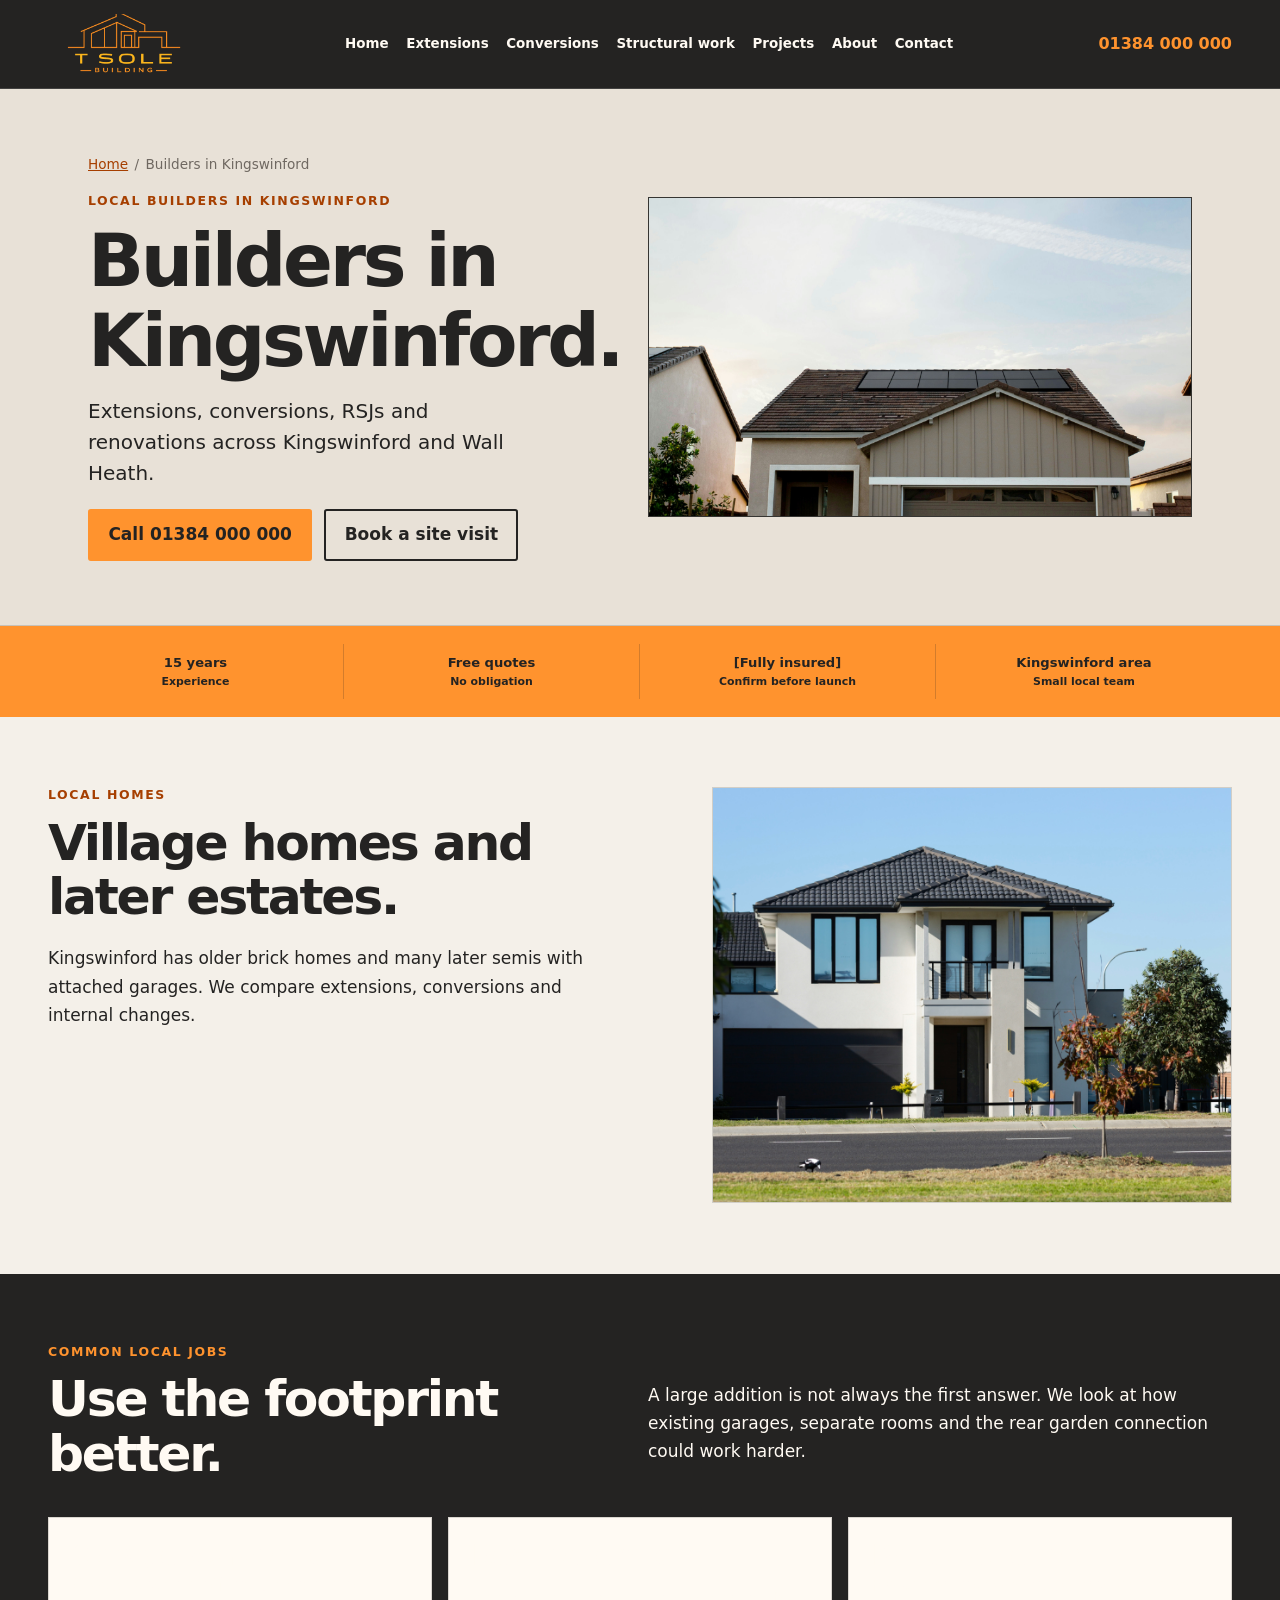
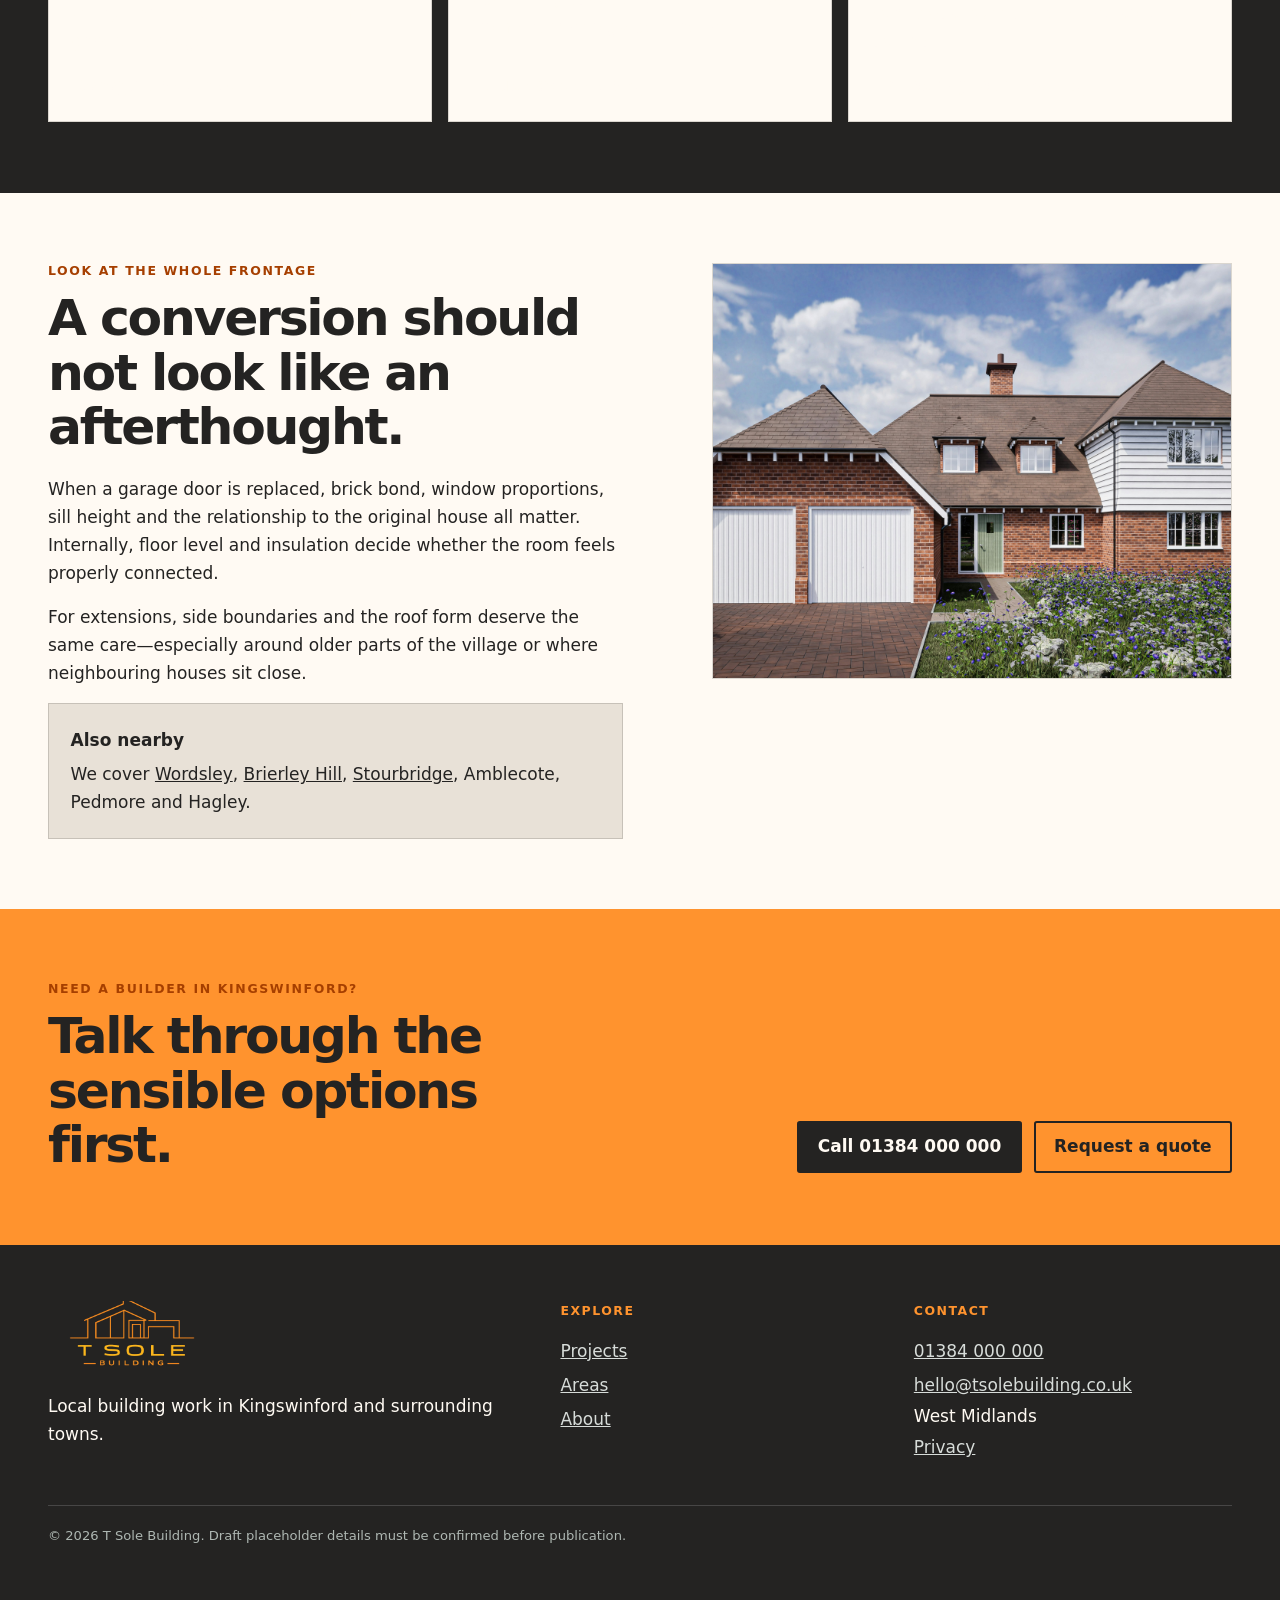
<file: builders-kingswinford.html>
<!doctype html>
<html lang="en-GB"><head>
  <meta charset="utf-8"><meta name="viewport" content="width=device-width, initial-scale=1">
  <title>Builders Kingswinford | Extensions &amp; Home Alterations</title>
  <meta name="description" content="Local builders in Kingswinford for extensions, garage conversions, RSJs and renovations. Practical advice and clear written quotes.">
  <link rel="canonical" href="https://www.tsolebuilding.co.uk/builders-kingswinford.html"><meta name="theme-color" content="#242322"><link rel="icon" href="images/TSole%20logo.png" type="image/png"><link rel="stylesheet" href="styles.css?v=20260821-4">
  <script type="application/ld+json">{"@context":"https://schema.org","@type":["LocalBusiness","GeneralContractor"],"@id":"https://www.tsolebuilding.co.uk/#business","name":"T Sole Building","url":"https://www.tsolebuilding.co.uk/","logo":"https://www.tsolebuilding.co.uk/images/TSole%20logo.png","telephone":"+441384000000","email":"hello@tsolebuilding.co.uk","address":{"@type":"PostalAddress","addressRegion":"West Midlands","addressCountry":"GB"},"areaServed":["Stourbridge","Wordsley","Kingswinford","Brierley Hill","Amblecote","Pedmore","Hagley"]}</script>
</head><body>
  <a class="skip-link" href="#main">Skip to main content</a>
  <header class="site-header"><div class="container header-inner"><a class="brand" href="index.html"><span class="brand-logo-frame"><img class="brand-logo" src="images/TSole%20logo.png" alt="T Sole Building" width="1024" height="1024"></span></a><nav class="site-nav" id="site-nav" aria-label="Main navigation"><ul class="nav-list"><li><a href="index.html">Home</a></li><li><a href="extensions.html">Extensions</a></li><li><a href="garage-conversions.html">Conversions</a></li><li><a href="structural-alterations-rsjs.html">Structural work</a></li><li><a href="projects.html">Projects</a></li><li><a href="about.html">About</a></li><li><a href="contact.html">Contact</a></li><li class="nav-mobile-only"><a href="tel:+441384000000">Call 01384 000 000</a></li></ul></nav><div class="header-actions"><a class="header-phone" href="tel:+441384000000">01384 000 000</a><button class="menu-toggle" type="button" aria-expanded="false" aria-controls="site-nav" aria-label="Open menu"><span aria-hidden="true"></span></button></div></div></header>
  <main id="main">
    <section class="hero page-hero"><div class="hero-media"><img src="images/vivint-solar-HASgVRE48KY-unsplash.jpg" width="1600" height="900" alt="Temporary image of a detached house with a garage and driveway" fetchpriority="high"><!-- REPLACE: Kingswinford residential streetscape showing a typical semi or estate home, no house numbers visible --></div><div class="container hero-content"><ol class="breadcrumbs"><li><a href="index.html">Home</a></li><li>Builders in Kingswinford</li></ol><p class="eyebrow on-dark">Local builders in Kingswinford</p><h1>Builders in Kingswinford.</h1><p class="lede">Extensions, conversions, RSJs and renovations across Kingswinford and Wall Heath.</p><div class="button-row"><a class="btn" href="tel:+441384000000">Call 01384 000 000</a><a class="btn btn-outline" href="contact.html">Book a site visit</a></div></div></section>
    <aside class="trust-strip" aria-label="Why choose us"><ul class="container trust-grid"><li>15 years<small>Experience</small></li><li>Free quotes<small>No obligation</small></li><li>[Fully insured]<small>Confirm before launch</small></li><li>Kingswinford area<small>Small local team</small></li></ul></aside>
    <section class="section"><div class="container split"><div class="split-copy"><p class="eyebrow">Local homes</p><h2>Village homes and later estates.</h2><p>Kingswinford has older brick homes and many later semis with attached garages. We compare extensions, conversions and internal changes.</p></div><div class="image-panel"><img src="images/troy-mortier-HckCpdBDeDk-unsplash.jpg" width="1000" height="900" alt="Temporary image of a modern two-storey house" loading="lazy"><!-- REPLACE: local post-war semi or detached estate house suitable for an extension or garage conversion --></div></div></section>
    <section class="section section-dark"><div class="container"><div class="section-intro"><div><p class="eyebrow on-dark">Common local jobs</p><h2>Use the footprint better.</h2></div><p>A large addition is not always the first answer. We look at how existing garages, separate rooms and the rear garden connection could work harder.</p></div><div class="feature-grid"><article class="feature-card"><h3>Garage conversions</h3><p>Create a warm office, playroom or utility from space that has become general storage.</p><a class="text-link" href="garage-conversions.html">Garage conversions</a></article><article class="feature-card"><h3>Rear extensions</h3><p>Add family space and make the route from kitchen to garden feel natural.</p><a class="text-link" href="extensions.html">House extensions</a></article><article class="feature-card"><h3>Patios &amp; levels</h3><p>Finish the route outside new doors with safe steps, suitable falls and solid paving.</p><a class="text-link" href="patios-groundworks.html">Patios &amp; groundworks</a></article></div></div></section>
    <section class="section section-white"><div class="container split reverse"><div class="image-panel"><img src="images/modunite-ltd-hjWqyOMGvNY-unsplash.jpg" width="1000" height="900" alt="Temporary image of a brick house with two garages" loading="lazy"><!-- REPLACE: completed garage conversion exterior on a Kingswinford estate, showing matched brick and window --></div><div class="split-copy"><p class="eyebrow">Look at the whole frontage</p><h2>A conversion should not look like an afterthought.</h2><p>When a garage door is replaced, brick bond, window proportions, sill height and the relationship to the original house all matter. Internally, floor level and insulation decide whether the room feels properly connected.</p><p>For extensions, side boundaries and the roof form deserve the same care—especially around older parts of the village or where neighbouring houses sit close.</p><div class="local-note"><strong>Also nearby</strong>We cover <a href="builders-wordsley.html">Wordsley</a>, <a href="builders-brierley-hill.html">Brierley Hill</a>, <a href="builders-stourbridge.html">Stourbridge</a>, Amblecote, Pedmore and Hagley.</div></div></div></section>
    <section class="cta-band"><div class="container cta-inner"><div><p class="eyebrow">Need a builder in Kingswinford?</p><h2>Talk through the sensible options first.</h2></div><div class="button-row"><a class="btn btn-dark" href="tel:+441384000000">Call 01384 000 000</a><a class="btn btn-outline" href="contact.html">Request a quote</a></div></div></section>
  </main>
  <footer class="site-footer"><div class="container"><div class="footer-grid"><div><a class="brand" href="index.html"><span class="brand-logo-frame"><img class="brand-logo" src="images/TSole%20logo.png" alt="T Sole Building" width="1024" height="1024"></span></a><p style="margin-top:1rem">Local building work in Kingswinford and surrounding towns.</p></div><div><p class="footer-heading">Explore</p><ul class="footer-links"><li><a href="projects.html">Projects</a></li><li><a href="index.html#areas">Areas</a></li><li><a href="about.html">About</a></li></ul></div><div><p class="footer-heading">Contact</p><ul class="footer-links"><li><a href="tel:+441384000000">01384 000 000</a></li><li><a href="mailto:hello@tsolebuilding.co.uk">hello@tsolebuilding.co.uk</a></li><li>West Midlands</li><li><a href="privacy.html">Privacy</a></li></ul></div></div><p class="footer-small">© 2026 T Sole Building. Draft placeholder details must be confirmed before publication.</p></div></footer>
  <div class="mobile-callbar" aria-label="Quick contact"><a href="tel:+441384000000">Call now</a><a href="https://wa.me/441384000000">WhatsApp</a></div><script src="script.js" defer></script>
</body></html>
</file>
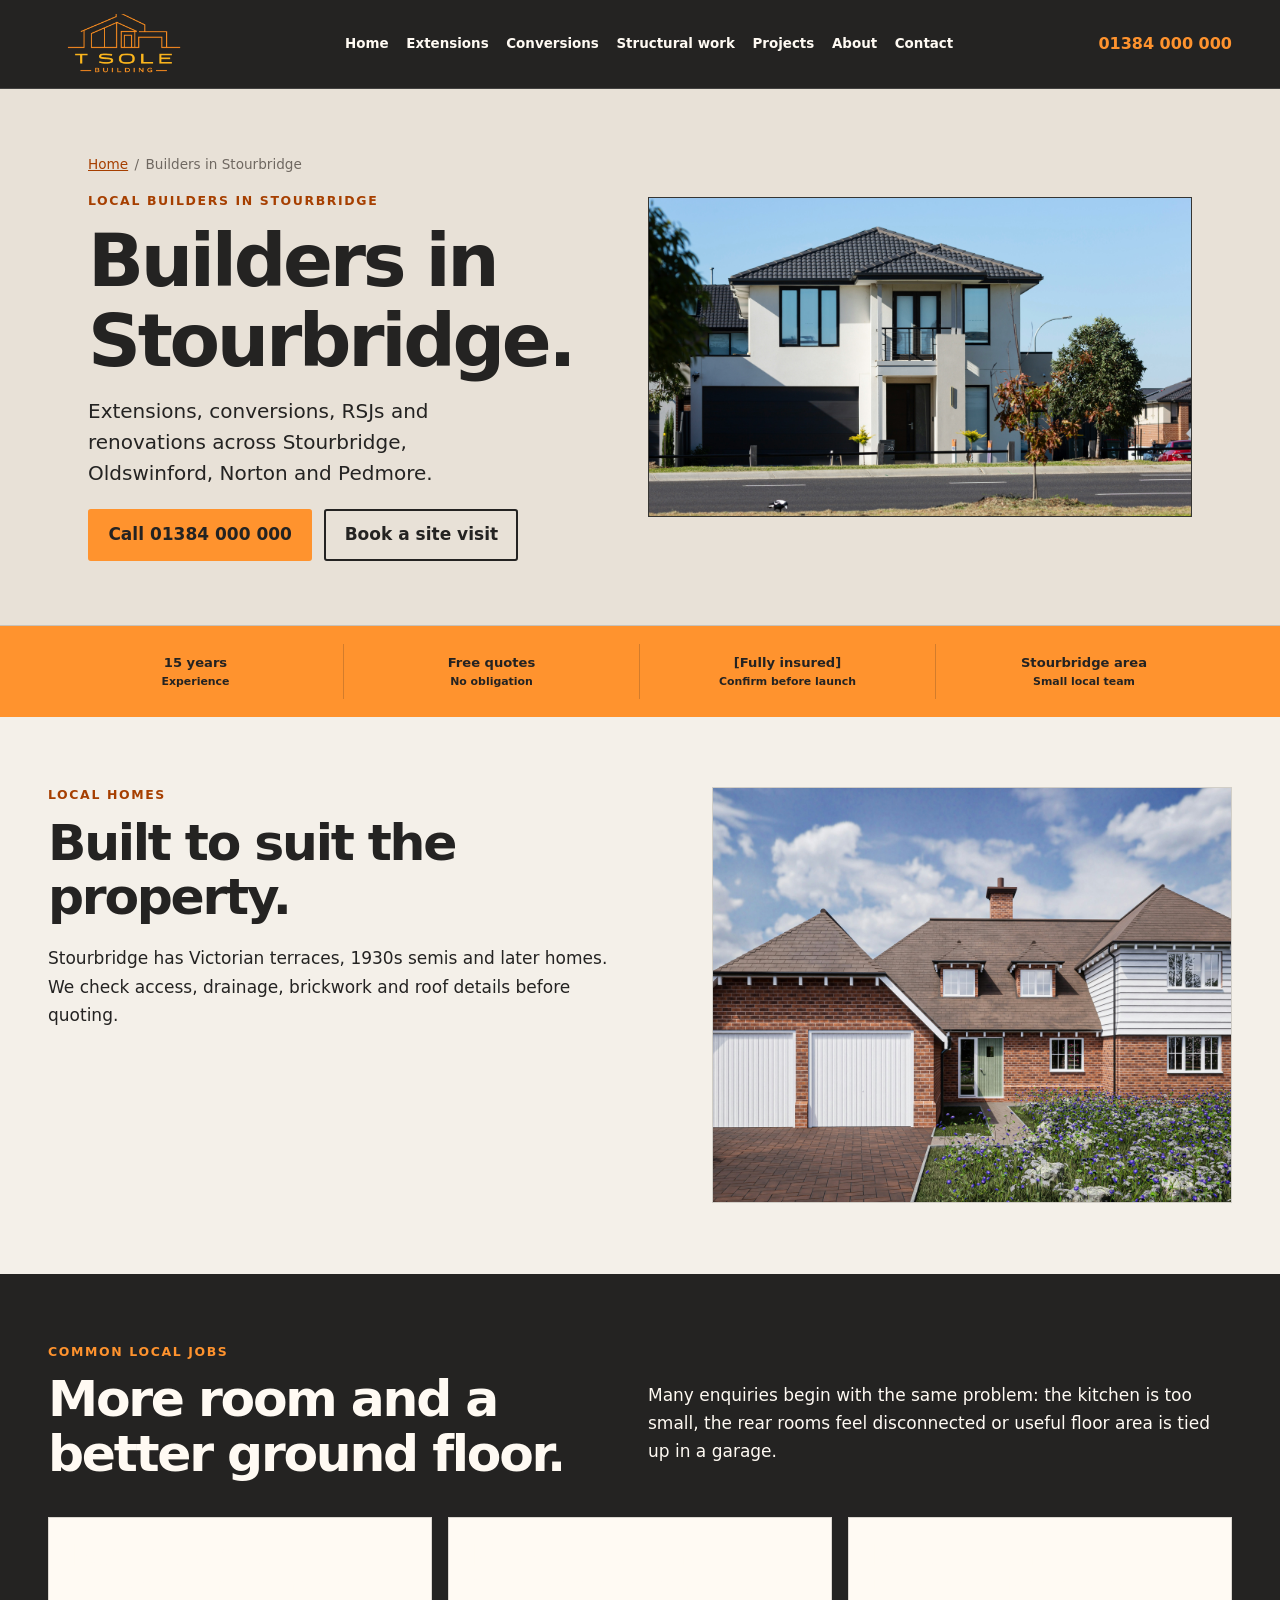
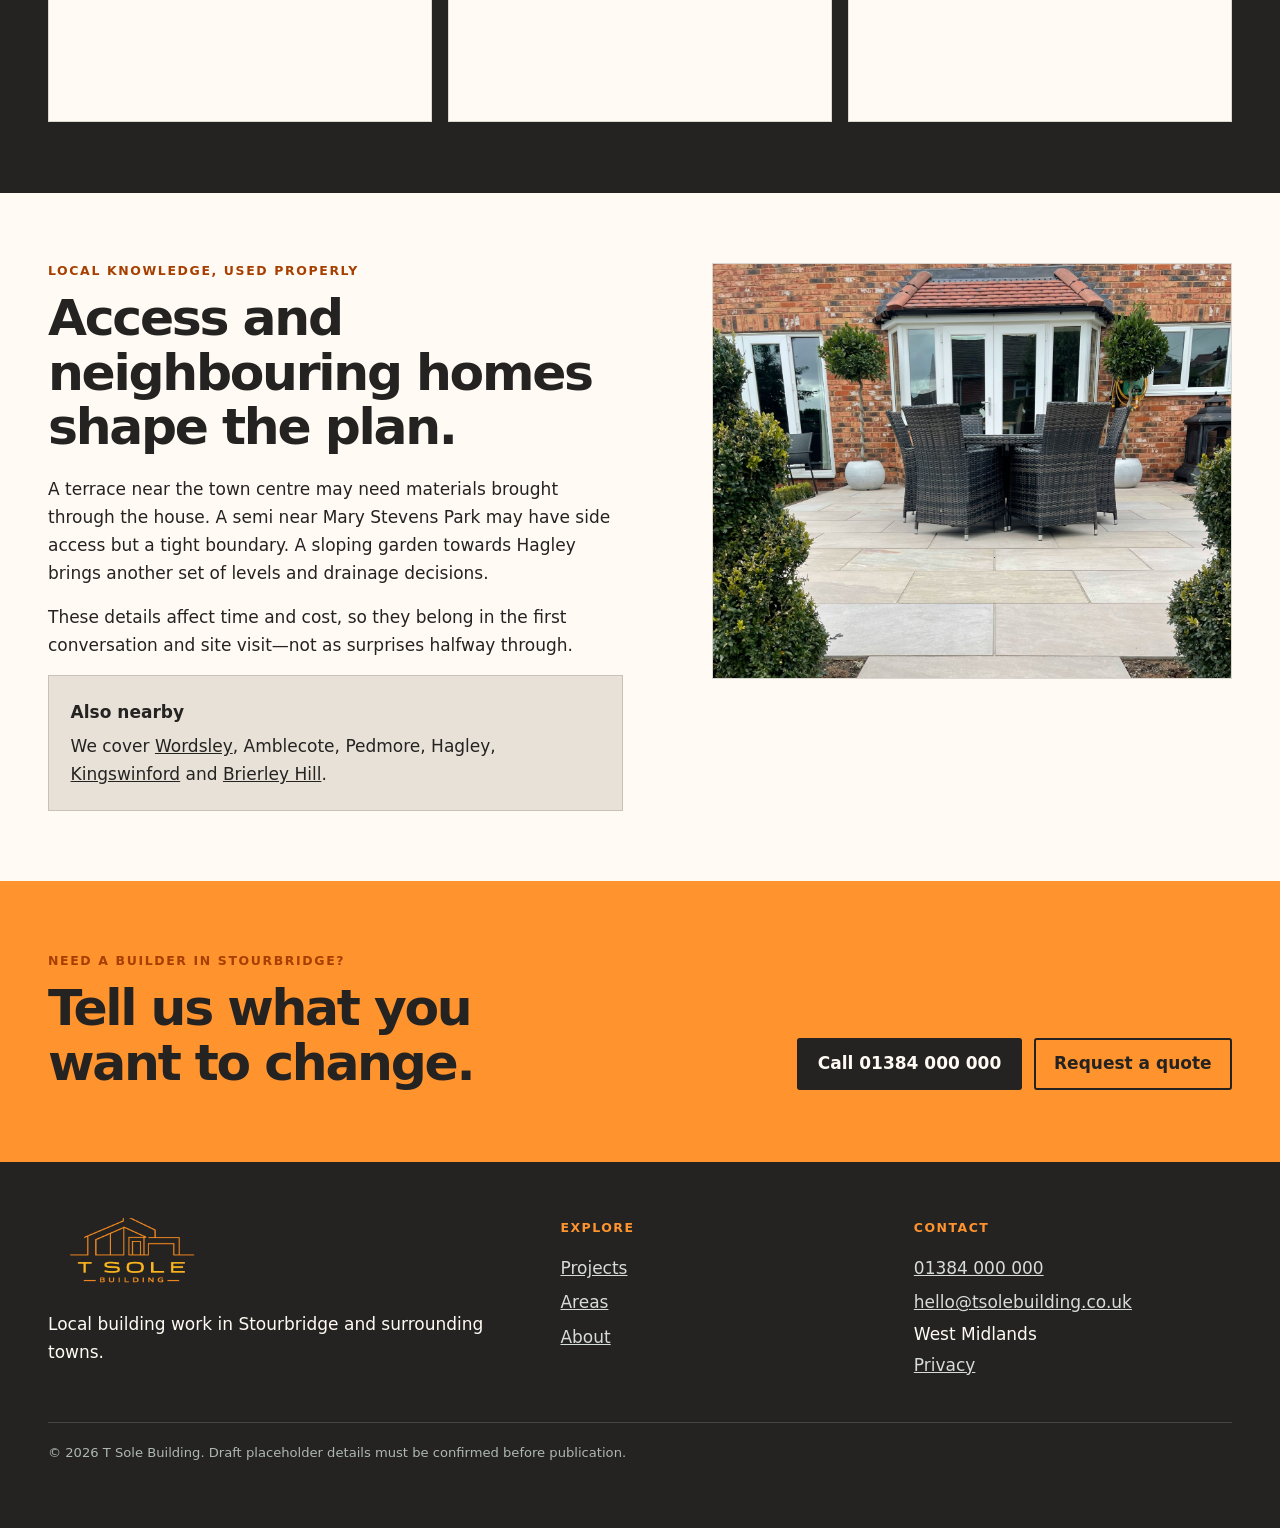
<file: builders-stourbridge.html>
<!doctype html>
<html lang="en-GB"><head>
  <meta charset="utf-8"><meta name="viewport" content="width=device-width, initial-scale=1">
  <title>Builders Stourbridge | Extensions, RSJs &amp; Renovations</title>
  <meta name="description" content="Local builders in Stourbridge for extensions, structural alterations, conversions and renovations. Speak directly to a practical local team.">
  <link rel="canonical" href="https://www.tsolebuilding.co.uk/builders-stourbridge.html"><meta name="theme-color" content="#242322"><link rel="icon" href="images/TSole%20logo.png" type="image/png"><link rel="stylesheet" href="styles.css?v=20260821-4">
  <script type="application/ld+json">{"@context":"https://schema.org","@type":["LocalBusiness","GeneralContractor"],"@id":"https://www.tsolebuilding.co.uk/#business","name":"T Sole Building","url":"https://www.tsolebuilding.co.uk/","logo":"https://www.tsolebuilding.co.uk/images/TSole%20logo.png","telephone":"+441384000000","email":"hello@tsolebuilding.co.uk","address":{"@type":"PostalAddress","addressRegion":"West Midlands","addressCountry":"GB"},"areaServed":["Stourbridge","Wordsley","Kingswinford","Brierley Hill","Amblecote","Pedmore","Hagley"]}</script>
</head><body>
  <a class="skip-link" href="#main">Skip to main content</a>
  <header class="site-header"><div class="container header-inner"><a class="brand" href="index.html"><span class="brand-logo-frame"><img class="brand-logo" src="images/TSole%20logo.png" alt="T Sole Building" width="1024" height="1024"></span></a><nav class="site-nav" id="site-nav" aria-label="Main navigation"><ul class="nav-list"><li><a href="index.html">Home</a></li><li><a href="extensions.html">Extensions</a></li><li><a href="garage-conversions.html">Conversions</a></li><li><a href="structural-alterations-rsjs.html">Structural work</a></li><li><a href="projects.html">Projects</a></li><li><a href="about.html">About</a></li><li><a href="contact.html">Contact</a></li><li class="nav-mobile-only"><a href="tel:+441384000000">Call 01384 000 000</a></li></ul></nav><div class="header-actions"><a class="header-phone" href="tel:+441384000000">01384 000 000</a><button class="menu-toggle" type="button" aria-expanded="false" aria-controls="site-nav" aria-label="Open menu"><span aria-hidden="true"></span></button></div></div></header>
  <main id="main">
    <section class="hero page-hero"><div class="hero-media"><img src="images/troy-mortier-HckCpdBDeDk-unsplash.jpg" width="1600" height="900" alt="Temporary image of a modern two-storey house" fetchpriority="high"><!-- REPLACE: recognisable Stourbridge residential streetscape with a mix of established brick homes, no house numbers visible --></div><div class="container hero-content"><ol class="breadcrumbs"><li><a href="index.html">Home</a></li><li>Builders in Stourbridge</li></ol><p class="eyebrow on-dark">Local builders in Stourbridge</p><h1>Builders in Stourbridge.</h1><p class="lede">Extensions, conversions, RSJs and renovations across Stourbridge, Oldswinford, Norton and Pedmore.</p><div class="button-row"><a class="btn" href="tel:+441384000000">Call 01384 000 000</a><a class="btn btn-outline" href="contact.html">Book a site visit</a></div></div></section>
    <aside class="trust-strip" aria-label="Why choose us"><ul class="container trust-grid"><li>15 years<small>Experience</small></li><li>Free quotes<small>No obligation</small></li><li>[Fully insured]<small>Confirm before launch</small></li><li>Stourbridge area<small>Small local team</small></li></ul></aside>
    <section class="section"><div class="container split"><div class="split-copy"><p class="eyebrow">Local homes</p><h2>Built to suit the property.</h2><p>Stourbridge has Victorian terraces, 1930s semis and later homes. We check access, drainage, brickwork and roof details before quoting.</p></div><div class="image-panel"><img src="images/modunite-ltd-hjWqyOMGvNY-unsplash.jpg" width="1000" height="900" alt="Temporary image of a brick house with two garages" loading="lazy"><!-- REPLACE: local close-up showing traditional brick, bay or roof details typical of an established Stourbridge home --></div></div></section>
    <section class="section section-dark"><div class="container"><div class="section-intro"><div><p class="eyebrow on-dark">Common local jobs</p><h2>More room and a better ground floor.</h2></div><p>Many enquiries begin with the same problem: the kitchen is too small, the rear rooms feel disconnected or useful floor area is tied up in a garage.</p></div><div class="feature-grid"><article class="feature-card"><h3>Rear extensions</h3><p>Add a kitchen-family room while keeping the proportions and roofline sensible from the garden.</p><a class="text-link" href="extensions.html">House extensions</a></article><article class="feature-card"><h3>Knock-throughs</h3><p>Open older separate rooms using an engineer’s design and carefully sequenced steel installation.</p><a class="text-link" href="structural-alterations-rsjs.html">Structural work</a></article><article class="feature-card"><h3>Renovations</h3><p>Deal with tired finishes, awkward layouts and previous alterations in the right order.</p><a class="text-link" href="renovations.html">Home renovations</a></article></div></div></section>
    <section class="section section-white"><div class="container split reverse"><div class="image-panel"><img src="images/elise-brown-ebrpvrJQu-0-unsplash.jpg" width="1000" height="900" alt="Temporary image of a tiled patio outside a brick house" loading="lazy"><!-- REPLACE: completed local exterior in Norton or Oldswinford with identifiable but privacy-safe area context --></div><div class="split-copy"><p class="eyebrow">Local knowledge, used properly</p><h2>Access and neighbouring homes shape the plan.</h2><p>A terrace near the town centre may need materials brought through the house. A semi near Mary Stevens Park may have side access but a tight boundary. A sloping garden towards Hagley brings another set of levels and drainage decisions.</p><p>These details affect time and cost, so they belong in the first conversation and site visit—not as surprises halfway through.</p><div class="local-note"><strong>Also nearby</strong>We cover <a href="builders-wordsley.html">Wordsley</a>, Amblecote, Pedmore, Hagley, <a href="builders-kingswinford.html">Kingswinford</a> and <a href="builders-brierley-hill.html">Brierley Hill</a>.</div></div></div></section>
    <section class="cta-band"><div class="container cta-inner"><div><p class="eyebrow">Need a builder in Stourbridge?</p><h2>Tell us what you want to change.</h2></div><div class="button-row"><a class="btn btn-dark" href="tel:+441384000000">Call 01384 000 000</a><a class="btn btn-outline" href="contact.html">Request a quote</a></div></div></section>
  </main>
  <footer class="site-footer"><div class="container"><div class="footer-grid"><div><a class="brand" href="index.html"><span class="brand-logo-frame"><img class="brand-logo" src="images/TSole%20logo.png" alt="T Sole Building" width="1024" height="1024"></span></a><p style="margin-top:1rem">Local building work in Stourbridge and surrounding towns.</p></div><div><p class="footer-heading">Explore</p><ul class="footer-links"><li><a href="projects.html">Projects</a></li><li><a href="index.html#areas">Areas</a></li><li><a href="about.html">About</a></li></ul></div><div><p class="footer-heading">Contact</p><ul class="footer-links"><li><a href="tel:+441384000000">01384 000 000</a></li><li><a href="mailto:hello@tsolebuilding.co.uk">hello@tsolebuilding.co.uk</a></li><li>West Midlands</li><li><a href="privacy.html">Privacy</a></li></ul></div></div><p class="footer-small">© 2026 T Sole Building. Draft placeholder details must be confirmed before publication.</p></div></footer>
  <div class="mobile-callbar" aria-label="Quick contact"><a href="tel:+441384000000">Call now</a><a href="https://wa.me/441384000000">WhatsApp</a></div><script src="script.js" defer></script>
</body></html>
</file>
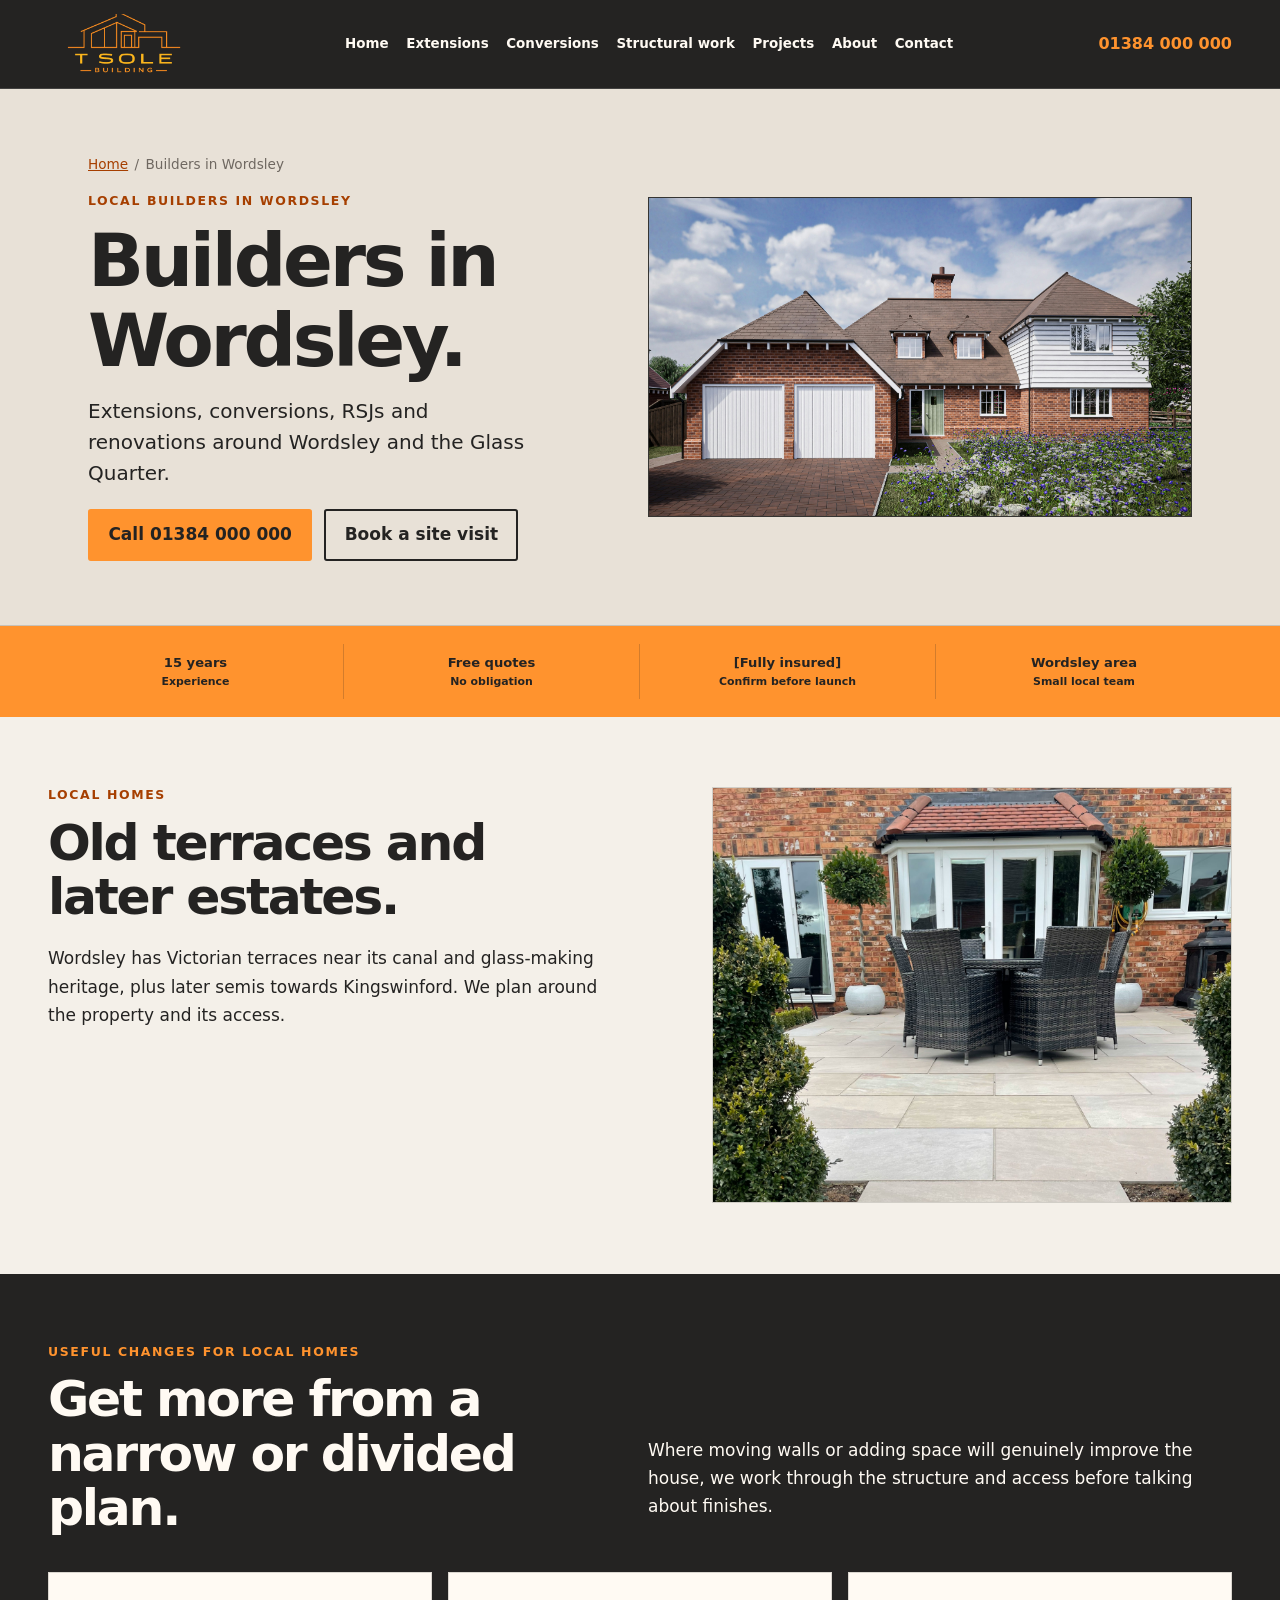
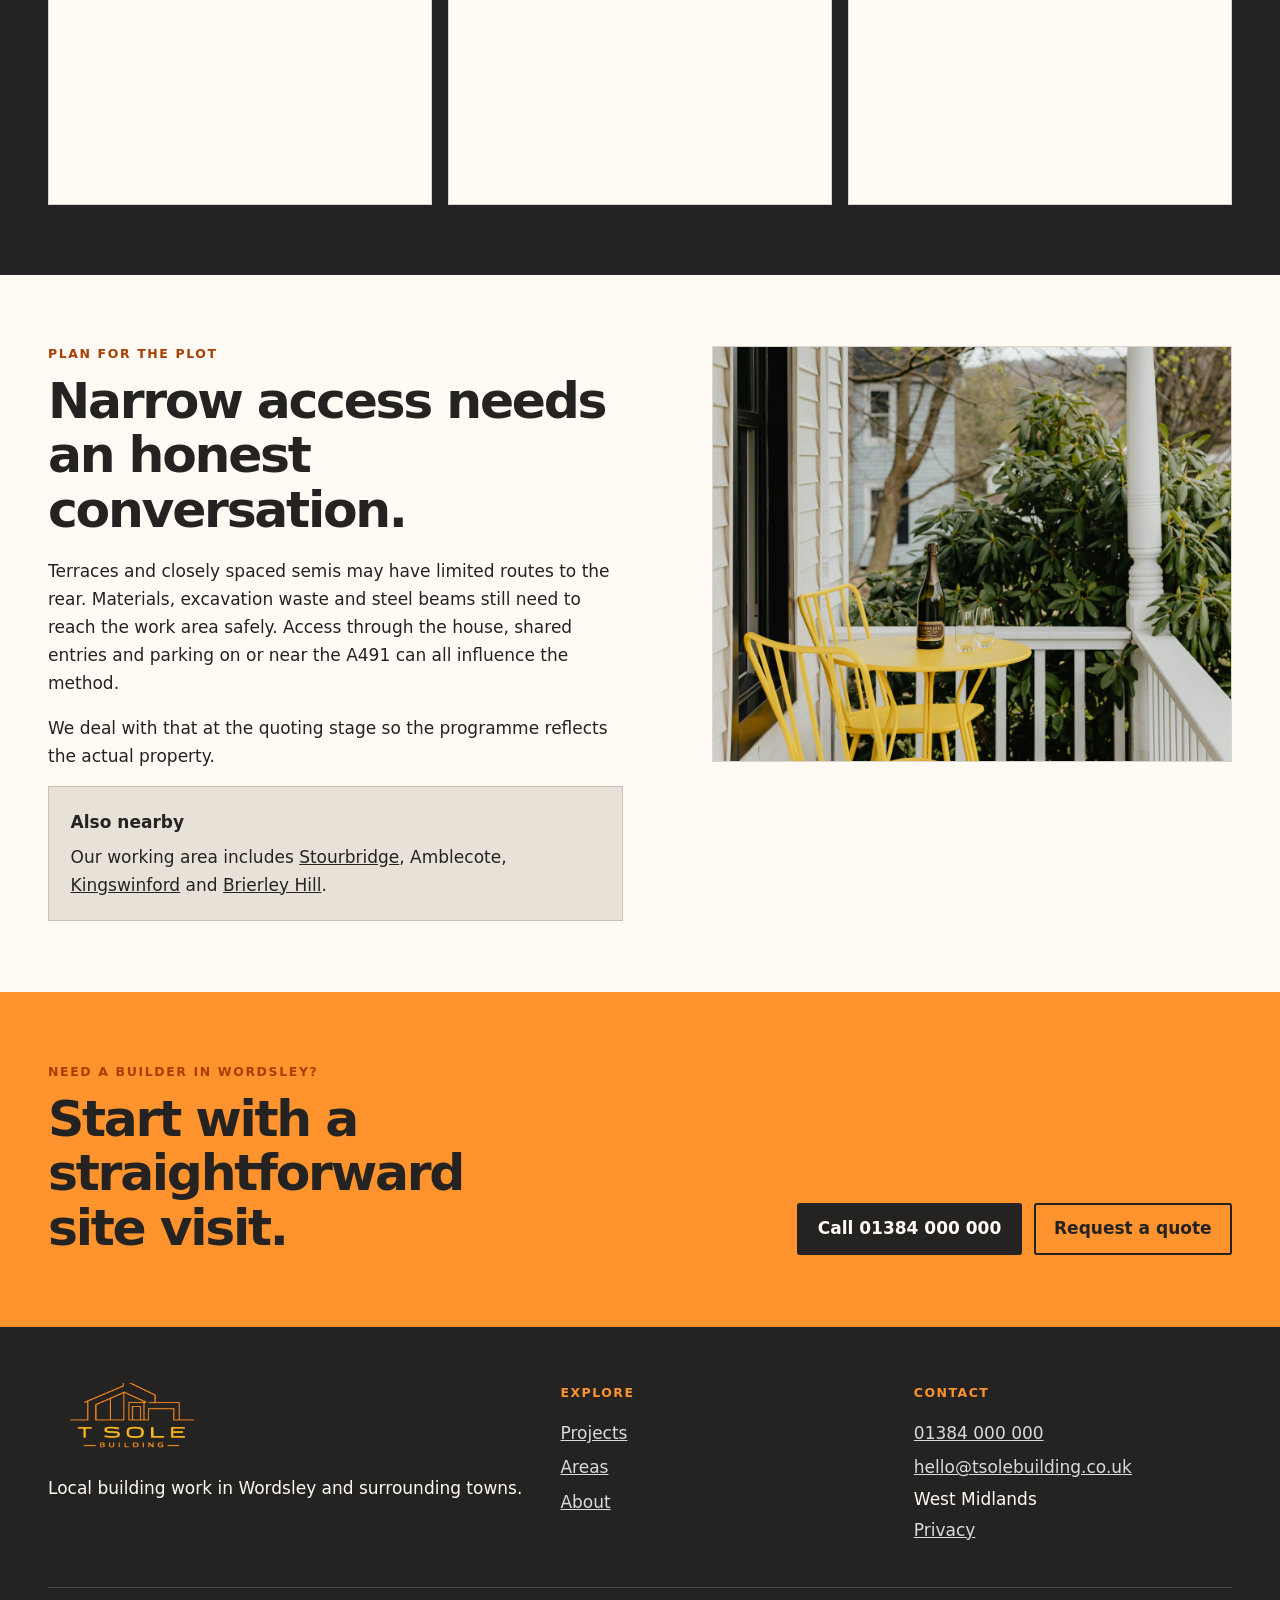
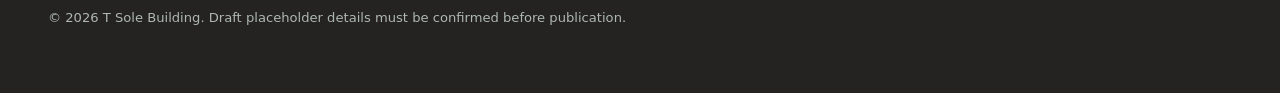
<file: builders-wordsley.html>
<!doctype html>
<html lang="en-GB"><head>
  <meta charset="utf-8"><meta name="viewport" content="width=device-width, initial-scale=1">
  <title>Builders Wordsley | Extensions, Conversions &amp; RSJs</title>
  <meta name="description" content="Local builders in Wordsley for extensions, knock-throughs, garage conversions and renovations. Clear quotes from a practical small team.">
  <link rel="canonical" href="https://www.tsolebuilding.co.uk/builders-wordsley.html"><meta name="theme-color" content="#242322"><link rel="icon" href="images/TSole%20logo.png" type="image/png"><link rel="stylesheet" href="styles.css?v=20260821-4">
  <script type="application/ld+json">{"@context":"https://schema.org","@type":["LocalBusiness","GeneralContractor"],"@id":"https://www.tsolebuilding.co.uk/#business","name":"T Sole Building","url":"https://www.tsolebuilding.co.uk/","logo":"https://www.tsolebuilding.co.uk/images/TSole%20logo.png","telephone":"+441384000000","email":"hello@tsolebuilding.co.uk","address":{"@type":"PostalAddress","addressRegion":"West Midlands","addressCountry":"GB"},"areaServed":["Stourbridge","Wordsley","Kingswinford","Brierley Hill","Amblecote","Pedmore","Hagley"]}</script>
</head><body>
  <a class="skip-link" href="#main">Skip to main content</a>
  <header class="site-header"><div class="container header-inner"><a class="brand" href="index.html"><span class="brand-logo-frame"><img class="brand-logo" src="images/TSole%20logo.png" alt="T Sole Building" width="1024" height="1024"></span></a><nav class="site-nav" id="site-nav" aria-label="Main navigation"><ul class="nav-list"><li><a href="index.html">Home</a></li><li><a href="extensions.html">Extensions</a></li><li><a href="garage-conversions.html">Conversions</a></li><li><a href="structural-alterations-rsjs.html">Structural work</a></li><li><a href="projects.html">Projects</a></li><li><a href="about.html">About</a></li><li><a href="contact.html">Contact</a></li><li class="nav-mobile-only"><a href="tel:+441384000000">Call 01384 000 000</a></li></ul></nav><div class="header-actions"><a class="header-phone" href="tel:+441384000000">01384 000 000</a><button class="menu-toggle" type="button" aria-expanded="false" aria-controls="site-nav" aria-label="Open menu"><span aria-hidden="true"></span></button></div></div></header>
  <main id="main">
    <section class="hero page-hero"><div class="hero-media"><img src="images/modunite-ltd-hjWqyOMGvNY-unsplash.jpg" width="1600" height="900" alt="Temporary image of a brick house with two garages" fetchpriority="high"><!-- REPLACE: Wordsley residential streetscape showing traditional brick houses, no house numbers visible --></div><div class="container hero-content"><ol class="breadcrumbs"><li><a href="index.html">Home</a></li><li>Builders in Wordsley</li></ol><p class="eyebrow on-dark">Local builders in Wordsley</p><h1>Builders in Wordsley.</h1><p class="lede">Extensions, conversions, RSJs and renovations around Wordsley and the Glass Quarter.</p><div class="button-row"><a class="btn" href="tel:+441384000000">Call 01384 000 000</a><a class="btn btn-outline" href="contact.html">Book a site visit</a></div></div></section>
    <aside class="trust-strip" aria-label="Why choose us"><ul class="container trust-grid"><li>15 years<small>Experience</small></li><li>Free quotes<small>No obligation</small></li><li>[Fully insured]<small>Confirm before launch</small></li><li>Wordsley area<small>Small local team</small></li></ul></aside>
    <section class="section"><div class="container split"><div class="split-copy"><p class="eyebrow">Local homes</p><h2>Old terraces and later estates.</h2><p>Wordsley has Victorian terraces near its canal and glass-making heritage, plus later semis towards Kingswinford. We plan around the property and its access.</p></div><div class="image-panel"><img src="images/elise-brown-ebrpvrJQu-0-unsplash.jpg" width="1000" height="900" alt="Temporary image of a tiled patio outside a brick house" loading="lazy"><!-- REPLACE: privacy-safe street detail of traditional Wordsley terrace or early twentieth-century brick housing --></div></div></section>
    <section class="section section-dark"><div class="container"><div class="section-intro"><div><p class="eyebrow on-dark">Useful changes for local homes</p><h2>Get more from a narrow or divided plan.</h2></div><p>Where moving walls or adding space will genuinely improve the house, we work through the structure and access before talking about finishes.</p></div><div class="feature-grid"><article class="feature-card"><h3>Kitchen extensions</h3><p>Extend at the rear and plan the new opening so the original rooms work with the added space.</p><a class="text-link" href="extensions.html">House extensions</a></article><article class="feature-card"><h3>Structural openings</h3><p>Connect kitchens and dining rooms while respecting the engineer’s supports and Building Control sequence.</p><a class="text-link" href="structural-alterations-rsjs.html">Knock-throughs &amp; RSJs</a></article><article class="feature-card"><h3>Garage conversions</h3><p>Turn attached storage into a study, playroom or utility where the property and parking allow.</p><a class="text-link" href="garage-conversions.html">Garage conversions</a></article></div></div></section>
    <section class="section section-white"><div class="container split reverse"><div class="image-panel"><img src="images/clay-banks-S7GPjy5EXk0-unsplash.jpg" width="1000" height="900" alt="Temporary image of a small covered outdoor seating area" loading="lazy"><!-- REPLACE: original photograph placing a completed job in the Wordsley area, with subtle canal or Glass Quarter context --></div><div class="split-copy"><p class="eyebrow">Plan for the plot</p><h2>Narrow access needs an honest conversation.</h2><p>Terraces and closely spaced semis may have limited routes to the rear. Materials, excavation waste and steel beams still need to reach the work area safely. Access through the house, shared entries and parking on or near the A491 can all influence the method.</p><p>We deal with that at the quoting stage so the programme reflects the actual property.</p><div class="local-note"><strong>Also nearby</strong>Our working area includes <a href="builders-stourbridge.html">Stourbridge</a>, Amblecote, <a href="builders-kingswinford.html">Kingswinford</a> and <a href="builders-brierley-hill.html">Brierley Hill</a>.</div></div></div></section>
    <section class="cta-band"><div class="container cta-inner"><div><p class="eyebrow">Need a builder in Wordsley?</p><h2>Start with a straightforward site visit.</h2></div><div class="button-row"><a class="btn btn-dark" href="tel:+441384000000">Call 01384 000 000</a><a class="btn btn-outline" href="contact.html">Request a quote</a></div></div></section>
  </main>
  <footer class="site-footer"><div class="container"><div class="footer-grid"><div><a class="brand" href="index.html"><span class="brand-logo-frame"><img class="brand-logo" src="images/TSole%20logo.png" alt="T Sole Building" width="1024" height="1024"></span></a><p style="margin-top:1rem">Local building work in Wordsley and surrounding towns.</p></div><div><p class="footer-heading">Explore</p><ul class="footer-links"><li><a href="projects.html">Projects</a></li><li><a href="index.html#areas">Areas</a></li><li><a href="about.html">About</a></li></ul></div><div><p class="footer-heading">Contact</p><ul class="footer-links"><li><a href="tel:+441384000000">01384 000 000</a></li><li><a href="mailto:hello@tsolebuilding.co.uk">hello@tsolebuilding.co.uk</a></li><li>West Midlands</li><li><a href="privacy.html">Privacy</a></li></ul></div></div><p class="footer-small">© 2026 T Sole Building. Draft placeholder details must be confirmed before publication.</p></div></footer>
  <div class="mobile-callbar" aria-label="Quick contact"><a href="tel:+441384000000">Call now</a><a href="https://wa.me/441384000000">WhatsApp</a></div><script src="script.js" defer></script>
</body></html>
</file>
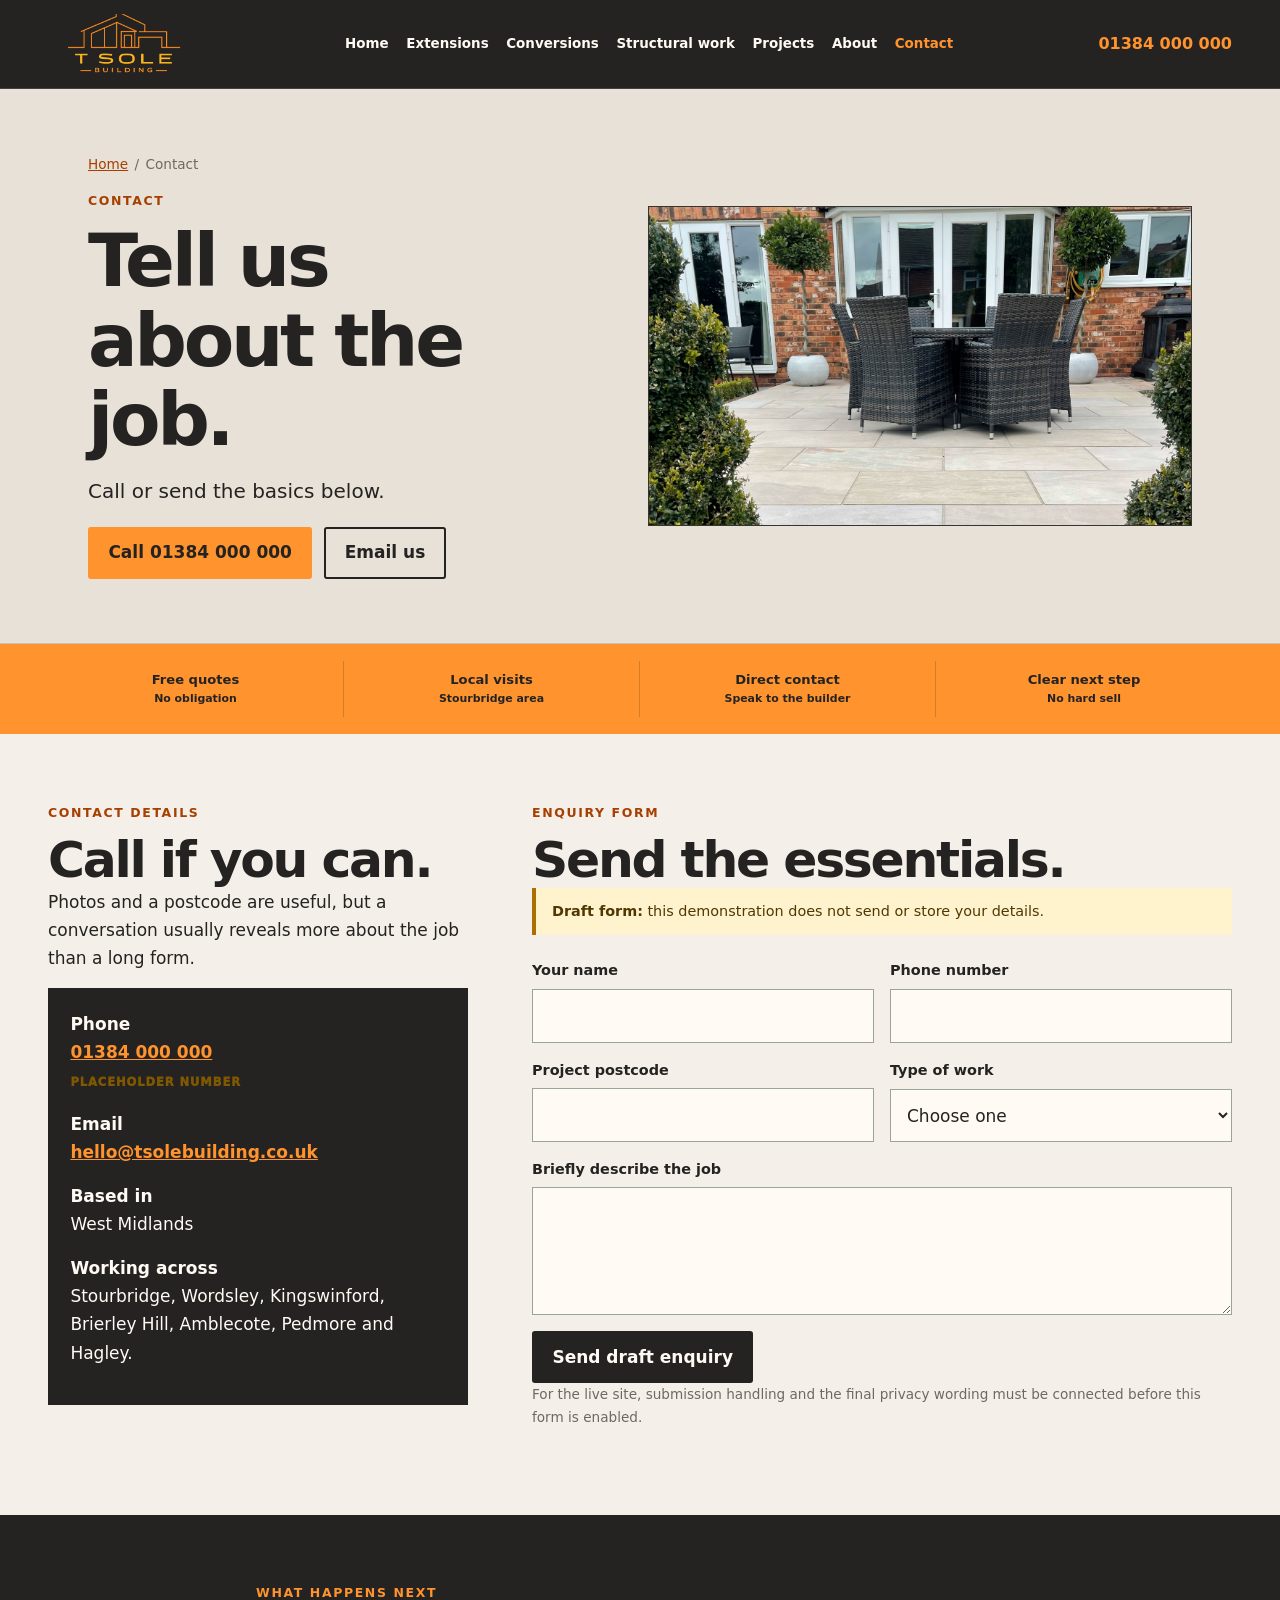
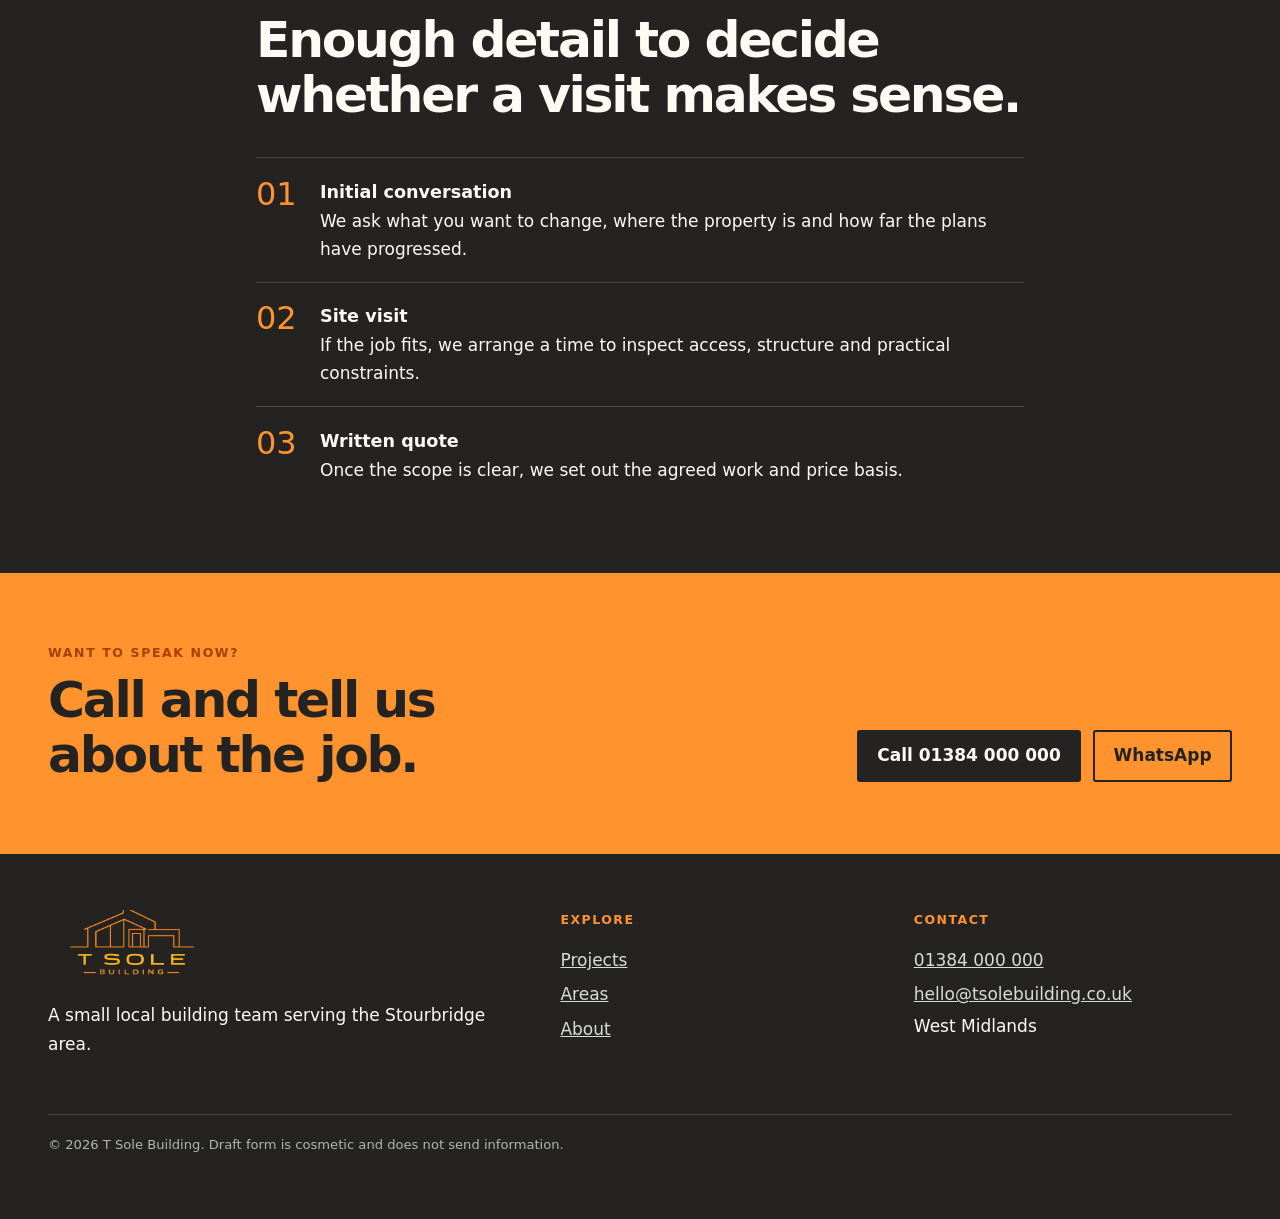
<file: contact.html>
<!doctype html>
<html lang="en-GB"><head>
  <meta charset="utf-8"><meta name="viewport" content="width=device-width, initial-scale=1">
  <title>Contact T Sole Building | Free Quote</title>
  <meta name="description" content="Call or send the details of your extension, conversion, renovation or structural project in the Stourbridge area. Free no-obligation quote.">
  <link rel="canonical" href="https://www.tsolebuilding.co.uk/contact.html"><meta name="theme-color" content="#242322"><link rel="icon" href="images/TSole%20logo.png" type="image/png"><link rel="stylesheet" href="styles.css?v=20260821-4">
  <script type="application/ld+json">{"@context":"https://schema.org","@type":["LocalBusiness","GeneralContractor"],"@id":"https://www.tsolebuilding.co.uk/#business","name":"T Sole Building","url":"https://www.tsolebuilding.co.uk/","logo":"https://www.tsolebuilding.co.uk/images/TSole%20logo.png","telephone":"+441384000000","email":"hello@tsolebuilding.co.uk","address":{"@type":"PostalAddress","addressRegion":"West Midlands","addressCountry":"GB"},"areaServed":["Stourbridge","Wordsley","Kingswinford","Brierley Hill","Amblecote","Pedmore","Hagley"]}</script>
</head><body>
  <a class="skip-link" href="#main">Skip to main content</a>
  <header class="site-header"><div class="container header-inner"><a class="brand" href="index.html"><span class="brand-logo-frame"><img class="brand-logo" src="images/TSole%20logo.png" alt="T Sole Building" width="1024" height="1024"></span></a><nav class="site-nav" id="site-nav" aria-label="Main navigation"><ul class="nav-list"><li><a href="index.html">Home</a></li><li><a href="extensions.html">Extensions</a></li><li><a href="garage-conversions.html">Conversions</a></li><li><a href="structural-alterations-rsjs.html">Structural work</a></li><li><a href="projects.html">Projects</a></li><li><a href="about.html">About</a></li><li><a href="contact.html" aria-current="page">Contact</a></li><li class="nav-mobile-only"><a href="tel:+441384000000">Call 01384 000 000</a></li></ul></nav><div class="header-actions"><a class="header-phone" href="tel:+441384000000">01384 000 000</a><button class="menu-toggle" type="button" aria-expanded="false" aria-controls="site-nav" aria-label="Open menu"><span aria-hidden="true"></span></button></div></div></header>
  <main id="main">
    <section class="hero page-hero"><div class="hero-media"><img src="images/elise-brown-ebrpvrJQu-0-unsplash.jpg" width="1600" height="900" alt="Temporary image of a tiled patio outside a brick house" fetchpriority="high"><!-- REPLACE: builder and homeowners viewing the proposed work area during an initial site visit --></div><div class="container hero-content"><ol class="breadcrumbs"><li><a href="index.html">Home</a></li><li>Contact</li></ol><p class="eyebrow on-dark">Contact</p><h1>Tell us about the job.</h1><p class="lede">Call or send the basics below.</p><div class="button-row"><a class="btn" href="tel:+441384000000">Call 01384 000 000</a><a class="btn btn-outline" href="mailto:hello@tsolebuilding.co.uk">Email us</a></div></div></section>
    <aside class="trust-strip" aria-label="Contact details"><ul class="container trust-grid"><li>Free quotes<small>No obligation</small></li><li>Local visits<small>Stourbridge area</small></li><li>Direct contact<small>Speak to the builder</small></li><li>Clear next step<small>No hard sell</small></li></ul></aside>
    <section class="section"><div class="container contact-layout"><div><p class="eyebrow">Contact details</p><h2>Call if you can.</h2><p>Photos and a postcode are useful, but a conversation usually reveals more about the job than a long form.</p><div class="contact-card"><p><strong>Phone</strong><br><a href="tel:+441384000000">01384 000 000</a><br><span class="placeholder-label">Placeholder number</span></p><p><strong>Email</strong><br><a href="mailto:hello@tsolebuilding.co.uk">hello@tsolebuilding.co.uk</a></p><p><strong>Based in</strong><br>West Midlands</p><p><strong>Working across</strong><br>Stourbridge, Wordsley, Kingswinford, Brierley Hill, Amblecote, Pedmore and Hagley.</p></div></div><div><p class="eyebrow">Enquiry form</p><h2>Send the essentials.</h2><p class="draft-notice"><strong>Draft form:</strong> this demonstration does not send or store your details.</p><form data-draft-form style="margin-top:1.5rem"><div class="form-grid two-col"><div class="form-field"><label for="name">Your name</label><input id="name" name="name" type="text" autocomplete="name" required></div><div class="form-field"><label for="phone">Phone number</label><input id="phone" name="phone" type="tel" autocomplete="tel" required></div><div class="form-field"><label for="postcode">Project postcode</label><input id="postcode" name="postcode" type="text" autocomplete="postal-code" required></div><div class="form-field"><label for="job-type">Type of work</label><select id="job-type" name="job-type" required><option value="">Choose one</option><option>House extension</option><option>Garage conversion</option><option>Structural alteration / RSJ</option><option>Renovation</option><option>Patio / groundworks</option><option>Not sure yet</option></select></div><div class="form-field full"><label for="message">Briefly describe the job</label><textarea id="message" name="message" required></textarea></div><div class="full"><button class="btn btn-dark" type="submit">Send draft enquiry</button><p class="form-note">For the live site, submission handling and the final privacy wording must be connected before this form is enabled.</p><p data-form-status tabindex="-1" role="status" aria-live="polite"></p></div></div></form></div></div></section>
    <section class="section section-dark"><div class="container narrow"><p class="eyebrow on-dark">What happens next</p><h2>Enough detail to decide whether a visit makes sense.</h2><ol class="process-list"><li><strong>Initial conversation</strong>We ask what you want to change, where the property is and how far the plans have progressed.</li><li><strong>Site visit</strong>If the job fits, we arrange a time to inspect access, structure and practical constraints.</li><li><strong>Written quote</strong>Once the scope is clear, we set out the agreed work and price basis.</li></ol></div></section>
    <section class="cta-band"><div class="container cta-inner"><div><p class="eyebrow">Want to speak now?</p><h2>Call and tell us about the job.</h2></div><div class="button-row"><a class="btn btn-dark" href="tel:+441384000000">Call 01384 000 000</a><a class="btn btn-outline" href="https://wa.me/441384000000">WhatsApp</a></div></div></section>
  </main>
  <footer class="site-footer"><div class="container"><div class="footer-grid"><div><a class="brand" href="index.html"><span class="brand-logo-frame"><img class="brand-logo" src="images/TSole%20logo.png" alt="T Sole Building" width="1024" height="1024"></span></a><p style="margin-top:1rem">A small local building team serving the Stourbridge area.</p></div><div><p class="footer-heading">Explore</p><ul class="footer-links"><li><a href="projects.html">Projects</a></li><li><a href="index.html#areas">Areas</a></li><li><a href="about.html">About</a></li></ul></div><div><p class="footer-heading">Contact</p><ul class="footer-links"><li><a href="tel:+441384000000">01384 000 000</a></li><li><a href="mailto:hello@tsolebuilding.co.uk">hello@tsolebuilding.co.uk</a></li><li>West Midlands</li></ul></div></div><p class="footer-small">© 2026 T Sole Building. Draft form is cosmetic and does not send information.</p></div></footer>
  <div class="mobile-callbar" aria-label="Quick contact"><a href="tel:+441384000000">Call now</a><a href="https://wa.me/441384000000">WhatsApp</a></div><script src="script.js" defer></script>
</body></html>
</file>
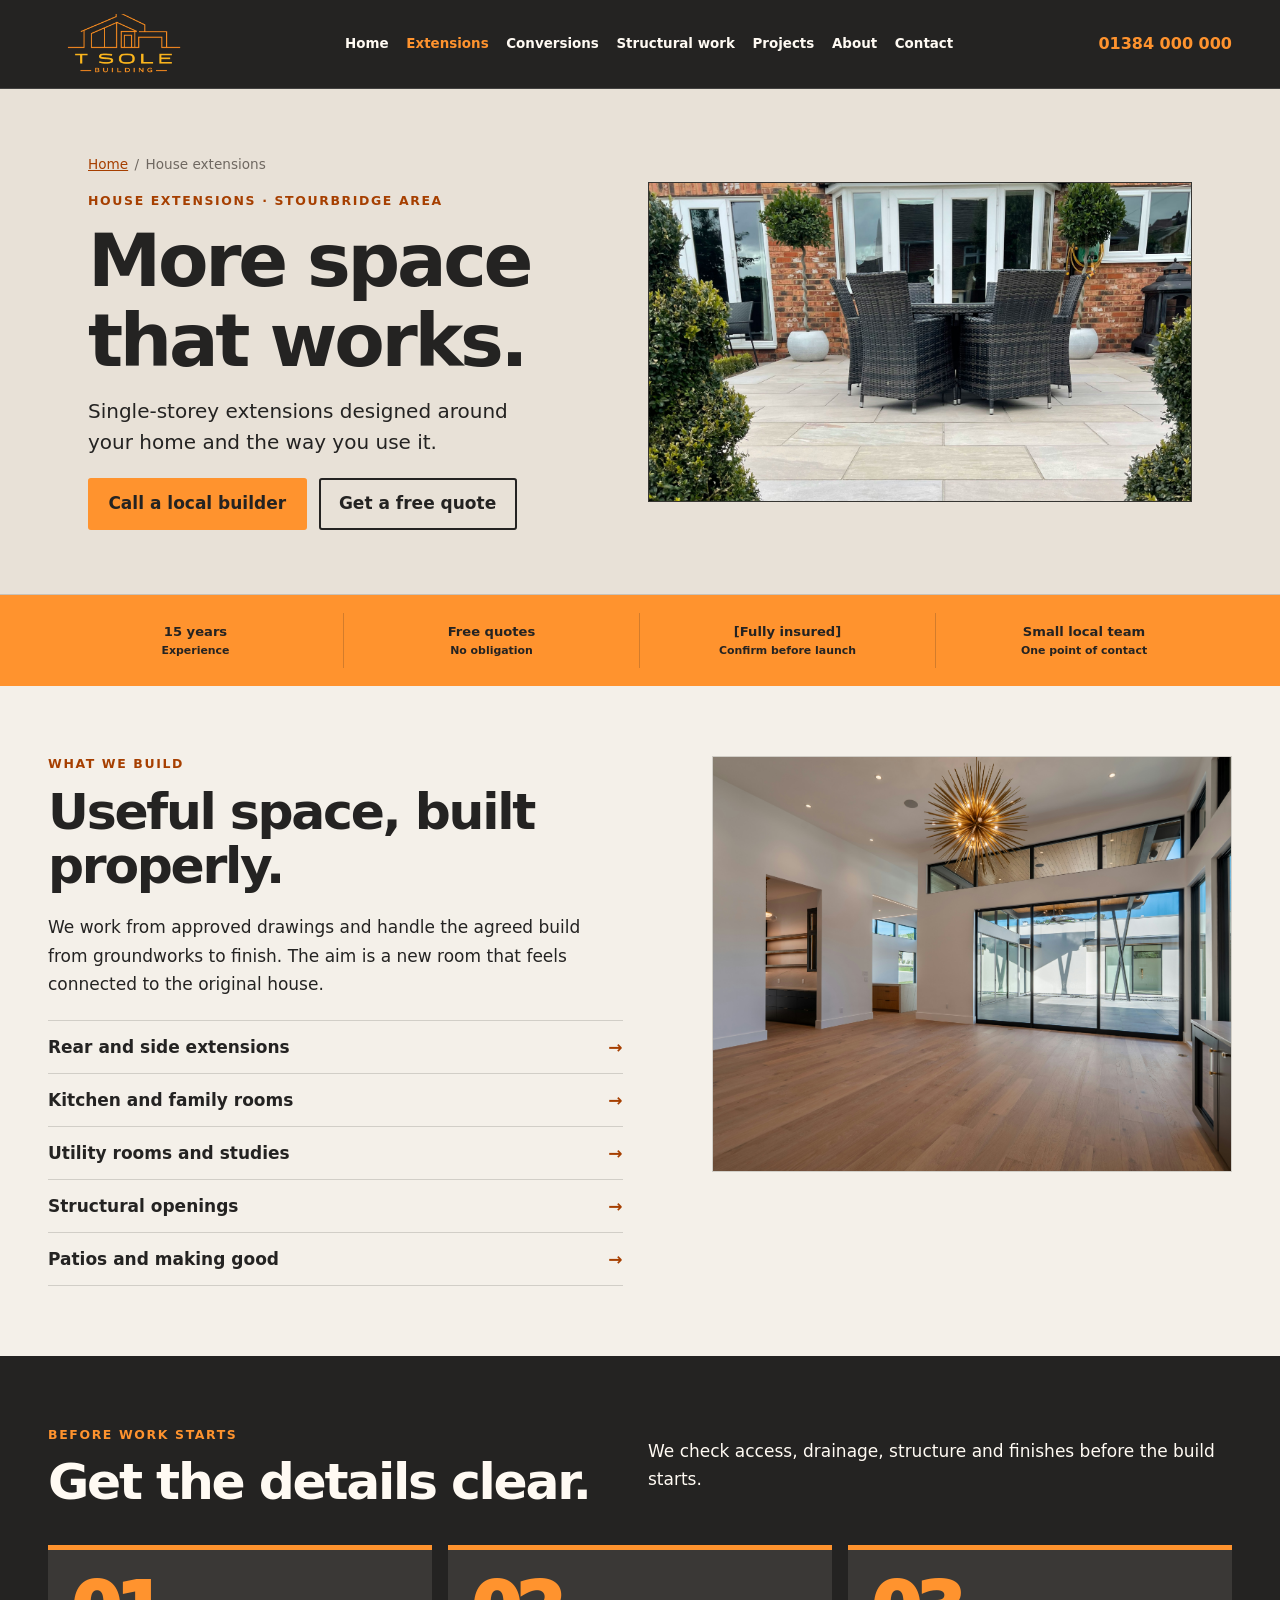
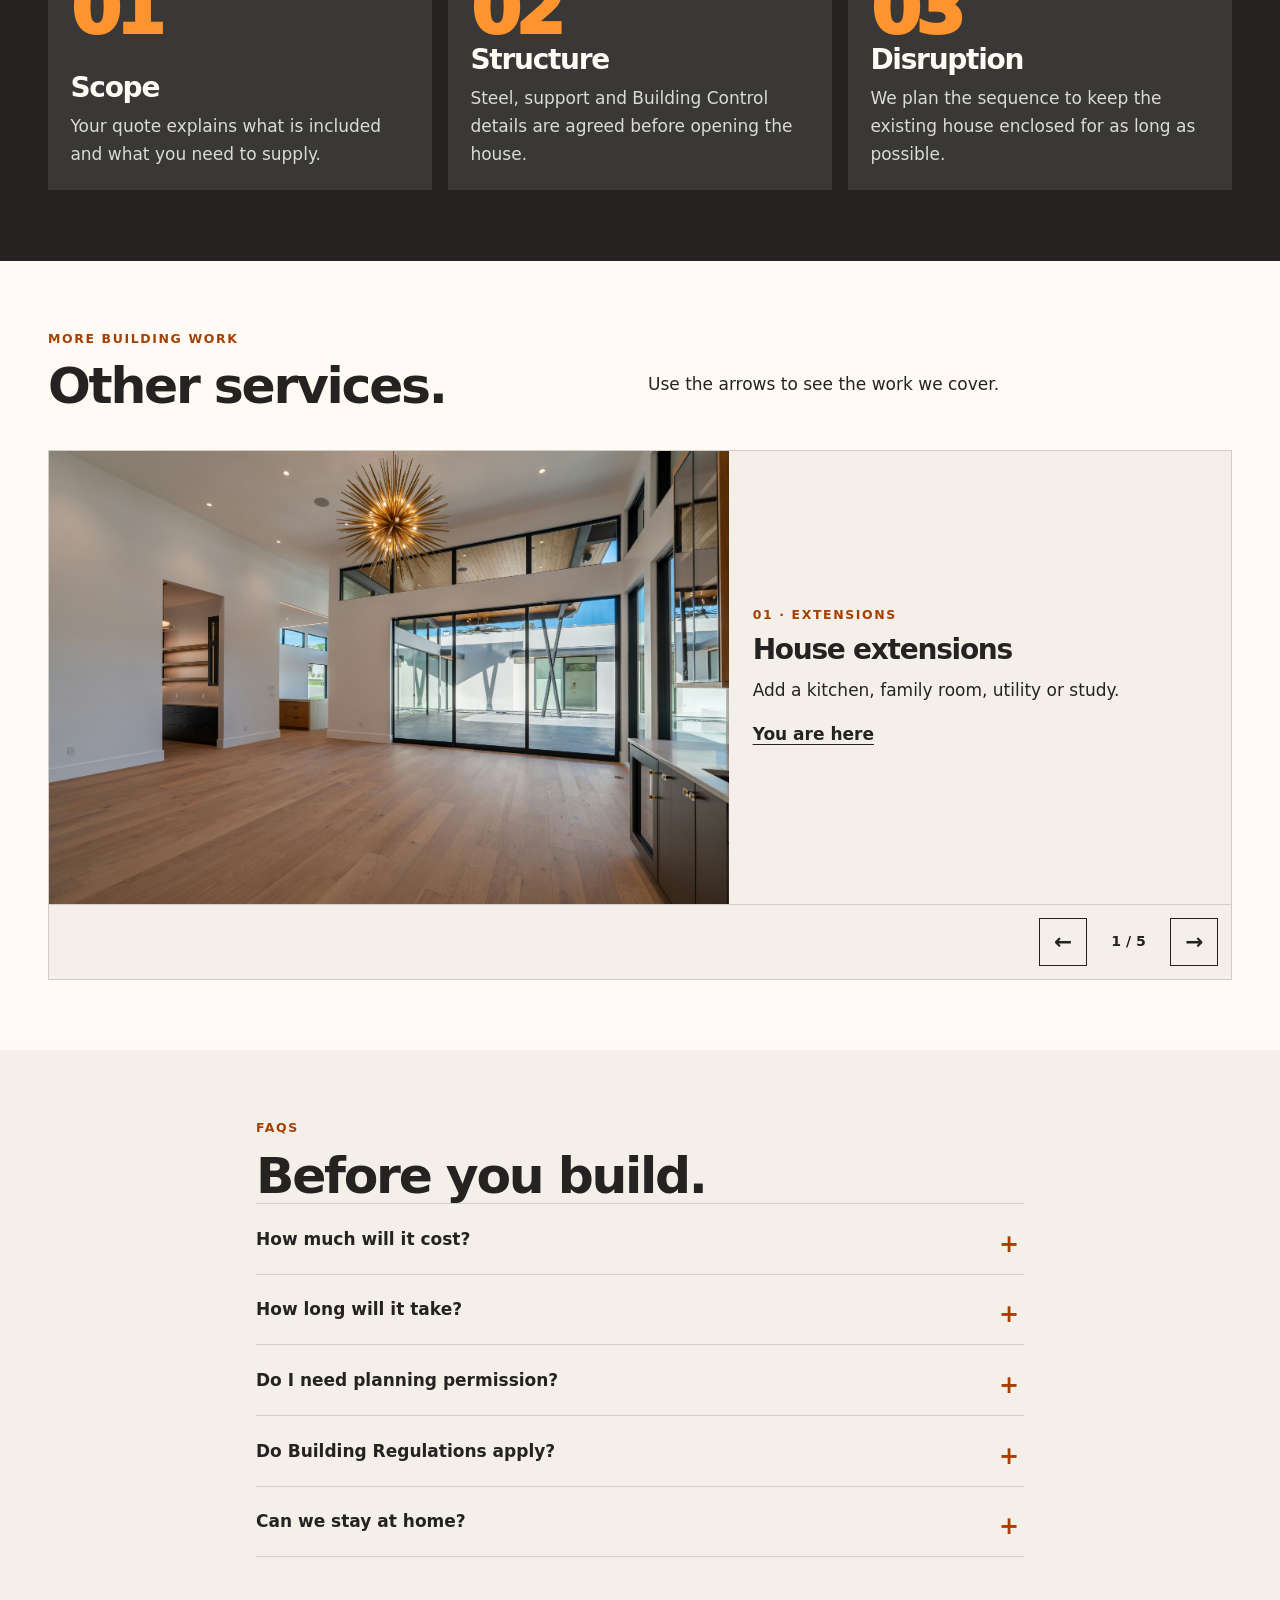
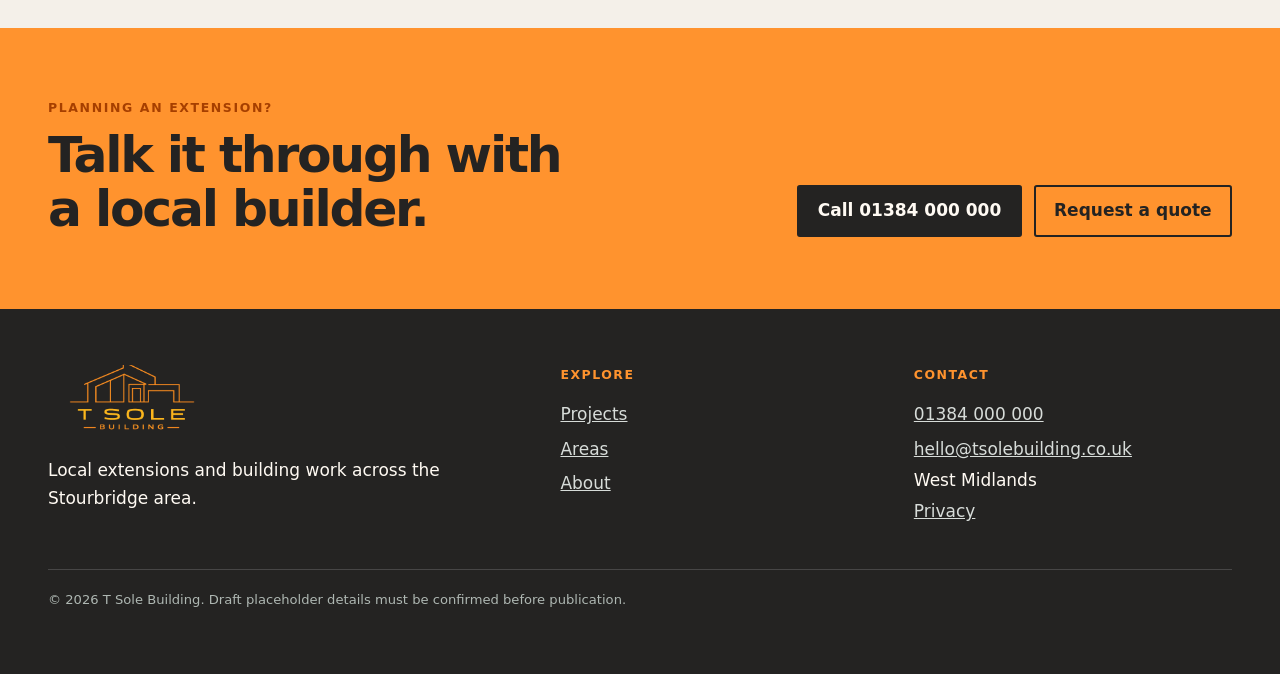
<file: extensions.html>
<!doctype html>
<html lang="en-GB">
<head>
  <meta charset="utf-8"><meta name="viewport" content="width=device-width, initial-scale=1">
  <title>House Extensions Stourbridge | T Sole Building</title>
  <meta name="description" content="House extensions across Stourbridge and nearby towns. Practical advice, clear quotes and one local team from groundwork to finish.">
  <link rel="canonical" href="https://www.tsolebuilding.co.uk/extensions.html"><meta name="theme-color" content="#242322"><link rel="icon" href="images/TSole%20logo.png" type="image/png"><link rel="stylesheet" href="styles.css?v=20260821-4">
  <script type="application/ld+json">
  {"@context":"https://schema.org","@graph":[
    {"@type":["LocalBusiness","GeneralContractor"],"@id":"https://www.tsolebuilding.co.uk/#business","name":"T Sole Building","url":"https://www.tsolebuilding.co.uk/","logo":"https://www.tsolebuilding.co.uk/images/TSole%20logo.png","telephone":"+441384000000","email":"hello@tsolebuilding.co.uk","address":{"@type":"PostalAddress","addressRegion":"West Midlands","addressCountry":"GB"},"areaServed":["Stourbridge","Wordsley","Kingswinford","Brierley Hill","Amblecote","Pedmore","Hagley"]},
    {"@type":"Service","name":"House extensions","url":"https://www.tsolebuilding.co.uk/extensions.html","provider":{"@id":"https://www.tsolebuilding.co.uk/#business"},"areaServed":["Stourbridge","Wordsley","Kingswinford","Brierley Hill","Amblecote","Pedmore","Hagley"],"description":"Single-storey and side house extensions for homeowners in the Stourbridge area."},
    {"@type":"FAQPage","mainEntity":[
      {"@type":"Question","name":"How much does a house extension cost?","acceptedAnswer":{"@type":"Answer","text":"The cost depends on size, structure, access, specification and how much internal work is included. A site visit and drawings are normally needed before a useful quotation can be prepared."}},
      {"@type":"Question","name":"How long does a house extension take?","acceptedAnswer":{"@type":"Answer","text":"A straightforward single-storey extension often takes several months once work starts. The programme depends on design, approvals, structural work, weather and the chosen finish."}},
      {"@type":"Question","name":"Will I need planning permission?","acceptedAnswer":{"@type":"Answer","text":"Some extensions fall within permitted development rights, while others need planning permission. The position depends on the property, previous alterations, location and proposed dimensions, so it should be checked before building begins."}},
      {"@type":"Question","name":"Do extensions need Building Regulations approval?","acceptedAnswer":{"@type":"Answer","text":"Most house extensions require Building Regulations approval. This covers areas including structure, insulation, fire safety, ventilation and drainage."}},
      {"@type":"Question","name":"Can we stay in the house during the work?","acceptedAnswer":{"@type":"Answer","text":"Usually, yes. There will still be noise, dust and periods when parts of the home are unavailable. The sequence can be planned to keep the existing house closed off for as long as practical."}}
    ]}
  ]}
  </script>
</head>
<body>
  <a class="skip-link" href="#main">Skip to main content</a>
  <header class="site-header"><div class="container header-inner"><a class="brand" href="index.html" aria-label="T Sole Building home"><span class="brand-logo-frame"><img class="brand-logo" src="images/TSole%20logo.png" alt="T Sole Building" width="1024" height="1024"></span></a><nav class="site-nav" id="site-nav" aria-label="Main navigation"><ul class="nav-list"><li><a href="index.html">Home</a></li><li><a href="extensions.html" aria-current="page">Extensions</a></li><li><a href="garage-conversions.html">Conversions</a></li><li><a href="structural-alterations-rsjs.html">Structural work</a></li><li><a href="projects.html">Projects</a></li><li><a href="about.html">About</a></li><li><a href="contact.html">Contact</a></li><li class="nav-mobile-only"><a href="tel:+441384000000">Call 01384 000 000</a></li></ul></nav><div class="header-actions"><a class="header-phone" href="tel:+441384000000">01384 000 000</a><button class="menu-toggle" type="button" aria-expanded="false" aria-controls="site-nav" aria-label="Open menu"><span aria-hidden="true"></span></button></div></div></header>
  <main id="main">
    <section class="hero page-hero"><div class="hero-media"><img src="images/elise-brown-ebrpvrJQu-0-unsplash.jpg" width="1600" height="900" alt="Temporary image of a tiled patio outside a brick house" fetchpriority="high"><!-- REPLACE: exterior of a finished single-storey extension with doors open to the garden, Stourbridge --></div><div class="container hero-content"><ol class="breadcrumbs"><li><a href="index.html">Home</a></li><li>House extensions</li></ol><p class="eyebrow">House extensions · Stourbridge area</p><h1>More space that works.</h1><p class="lede">Single-storey extensions designed around your home and the way you use it.</p><div class="button-row"><a class="btn" href="tel:+441384000000">Call a local builder</a><a class="btn btn-outline" href="contact.html">Get a free quote</a></div></div></section>
    <aside class="trust-strip" aria-label="Why choose us"><ul class="container trust-grid"><li>15 years<small>Experience</small></li><li>Free quotes<small>No obligation</small></li><li>[Fully insured]<small>Confirm before launch</small></li><li>Small local team<small>One point of contact</small></li></ul></aside>

    <section class="section"><div class="container split"><div class="split-copy"><p class="eyebrow">What we build</p><h2>Useful space, built properly.</h2><p>We work from approved drawings and handle the agreed build from groundworks to finish. The aim is a new room that feels connected to the original house.</p><ul class="tick-list service-link-list"><li><a href="extensions.html" aria-current="page">Rear and side extensions</a></li><li><a href="renovations.html">Kitchen and family rooms</a></li><li><a href="garage-conversions.html">Utility rooms and studies</a></li><li><a href="structural-alterations-rsjs.html">Structural openings</a></li><li><a href="patios-groundworks.html">Patios and making good</a></li></ul></div><div class="image-panel"><img src="images/salvo-media-llc-cyPTV1MY844-unsplash.jpg" width="1000" height="900" alt="Temporary image of a large open-plan interior with glazing" loading="lazy"><!-- REPLACE: bright completed kitchen-family room inside a local extension, showing rooflights and garden doors --></div></div></section>

    <section class="section section-dark"><div class="container"><div class="section-intro"><div><p class="eyebrow on-dark">Before work starts</p><h2>Get the details clear.</h2></div><p>We check access, drainage, structure and finishes before the build starts.</p></div><div class="feature-grid process-cards"><article class="feature-card"><span class="process-number" aria-hidden="true">01</span><div><h3>Scope</h3><p>Your quote explains what is included and what you need to supply.</p></div></article><article class="feature-card"><span class="process-number" aria-hidden="true">02</span><div><h3>Structure</h3><p>Steel, support and Building Control details are agreed before opening the house.</p></div></article><article class="feature-card"><span class="process-number" aria-hidden="true">03</span><div><h3>Disruption</h3><p>We plan the sequence to keep the existing house enclosed for as long as possible.</p></div></article></div></div></section>

    <section class="section section-white"><div class="container"><div class="section-intro service-carousel-heading"><div><p class="eyebrow">More building work</p><h2>Other services.</h2></div><p>Use the arrows to see the work we cover.</p></div><div class="service-carousel" data-carousel aria-roledescription="carousel" aria-label="Building services"><div class="service-slides" aria-live="polite"><article class="service-slide is-active" data-carousel-slide><img src="images/salvo-media-llc-cyPTV1MY844-unsplash.jpg" width="900" height="600" alt="Temporary image of a large open-plan interior with glazing" loading="lazy"><!-- REPLACE: completed rear house extension in Stourbridge --><div><p class="eyebrow">01 · Extensions</p><h3>House extensions</h3><p>Add a kitchen, family room, utility or study.</p><a class="text-link" href="extensions.html" aria-current="page">You are here</a></div></article><article class="service-slide" data-carousel-slide hidden><img src="images/modunite-ltd-hjWqyOMGvNY-unsplash.jpg" width="900" height="600" alt="Temporary image of a brick house with two garages" loading="lazy"><!-- REPLACE: garage ready for conversion in Wordsley --><div><p class="eyebrow">02 · Conversions</p><h3>Garage conversions</h3><p>Turn an underused garage into a practical room.</p><a class="text-link" href="garage-conversions.html">View garage conversions</a></div></article><article class="service-slide" data-carousel-slide hidden><img src="images/deliberate-directions-K9DZz7B8sCU-unsplash.jpg" width="900" height="600" alt="Temporary image of a bright finished office" loading="lazy"><!-- REPLACE: supported knock-through with a newly installed steel beam --><div><p class="eyebrow">03 · Structural work</p><h3>Alterations &amp; RSJs</h3><p>Open rooms up safely with the right support.</p><a class="text-link" href="structural-alterations-rsjs.html">View structural work</a></div></article><article class="service-slide" data-carousel-slide hidden><img src="images/aaron-huber-G7sE2S4Lab4-unsplash.jpg" width="900" height="600" alt="Temporary image of a finished white kitchen with an island" loading="lazy"><!-- REPLACE: completed ground-floor renovation in Kingswinford --><div><p class="eyebrow">04 · Renovations</p><h3>Home renovations</h3><p>Update tired rooms and improve the layout.</p><a class="text-link" href="renovations.html">View renovations</a></div></article><article class="service-slide" data-carousel-slide hidden><img src="images/tile-merchant-ireland-bMOwrJLFQJY-unsplash.jpg" width="900" height="600" alt="Temporary image of a paved garden patio" loading="lazy"><!-- REPLACE: completed patio and drainage work in Brierley Hill --><div><p class="eyebrow">05 · Outside work</p><h3>Patios &amp; groundworks</h3><p>Prepare the ground, manage drainage and lay a sound finish.</p><a class="text-link" href="patios-groundworks.html">View patios &amp; groundworks</a></div></article></div><div class="carousel-controls"><button class="carousel-arrow" type="button" data-carousel-prev aria-label="Previous service">←</button><div class="carousel-status" aria-live="polite"><span data-carousel-current>1</span> / 5</div><button class="carousel-arrow" type="button" data-carousel-next aria-label="Next service">→</button></div></div></div></section>

    <section class="section"><div class="container narrow"><p class="eyebrow">FAQs</p><h2>Before you build.</h2><div class="faq-list"><details><summary>How much will it cost?</summary><p>Size, structure, access and finish all affect the price. We need the drawings and a site visit before quoting.</p></details><details><summary>How long will it take?</summary><p>A straightforward single-storey extension often takes several months.</p></details><details><summary>Do I need planning permission?</summary><p>Some extensions use permitted development rights; others need permission. Check before starting.</p></details><details><summary>Do Building Regulations apply?</summary><p>Yes, in most cases. They cover structure, insulation, drainage and fire safety.</p></details><details><summary>Can we stay at home?</summary><p>Usually, but expect noise, dust and some limited access during the work.</p></details></div></div></section>
    <section class="cta-band"><div class="container cta-inner"><div><p class="eyebrow">Planning an extension?</p><h2>Talk it through with a local builder.</h2></div><div class="button-row"><a class="btn btn-dark" href="tel:+441384000000">Call 01384 000 000</a><a class="btn btn-outline" href="contact.html">Request a quote</a></div></div></section>
  </main>
  <footer class="site-footer"><div class="container"><div class="footer-grid"><div><a class="brand" href="index.html"><span class="brand-logo-frame"><img class="brand-logo" src="images/TSole%20logo.png" alt="T Sole Building" width="1024" height="1024"></span></a><p style="margin-top:1rem">Local extensions and building work across the Stourbridge area.</p></div><div><p class="footer-heading">Explore</p><ul class="footer-links"><li><a href="projects.html">Projects</a></li><li><a href="index.html#areas">Areas</a></li><li><a href="about.html">About</a></li></ul></div><div><p class="footer-heading">Contact</p><ul class="footer-links"><li><a href="tel:+441384000000">01384 000 000</a></li><li><a href="mailto:hello@tsolebuilding.co.uk">hello@tsolebuilding.co.uk</a></li><li>West Midlands</li><li><a href="privacy.html">Privacy</a></li></ul></div></div><p class="footer-small">© 2026 T Sole Building. Draft placeholder details must be confirmed before publication.</p></div></footer>
  <div class="mobile-callbar" aria-label="Quick contact"><a href="tel:+441384000000">Call now</a><a href="https://wa.me/441384000000">WhatsApp</a></div><script src="script.js" defer></script>
</body></html>
</file>
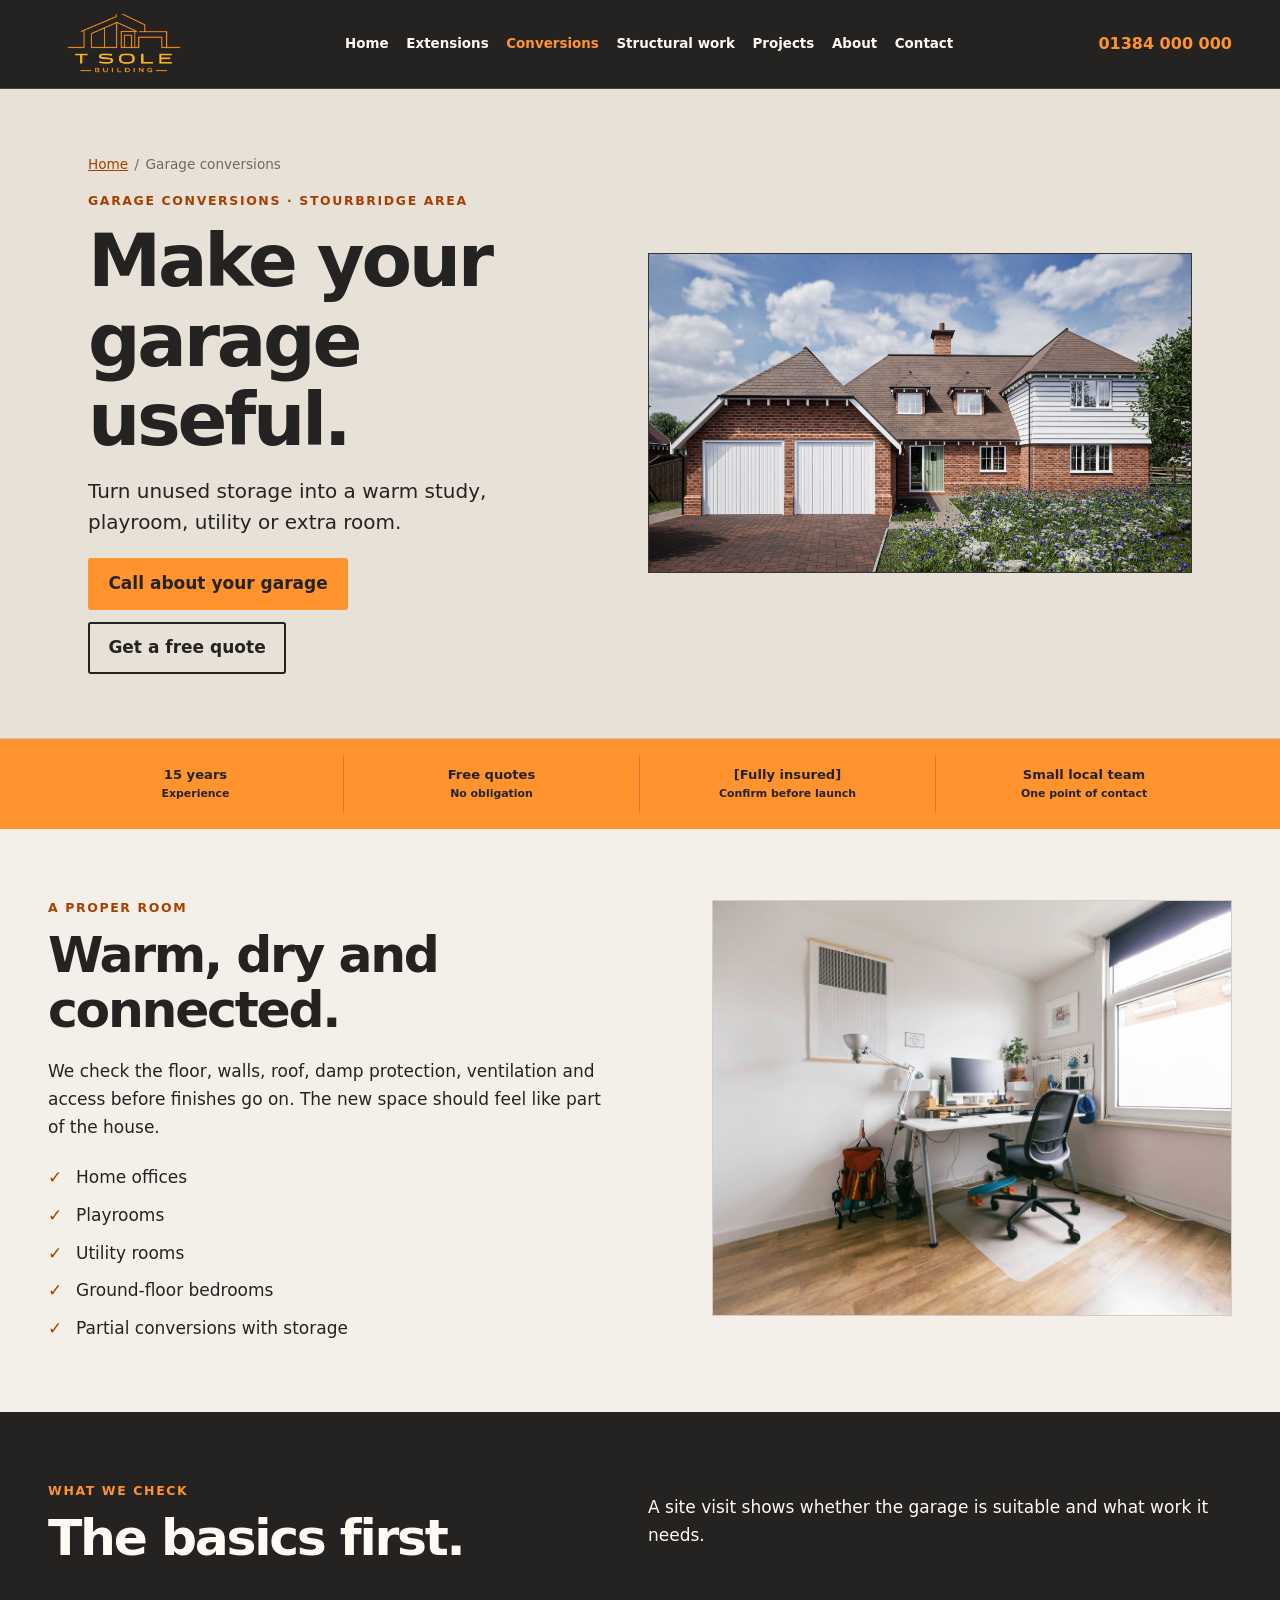
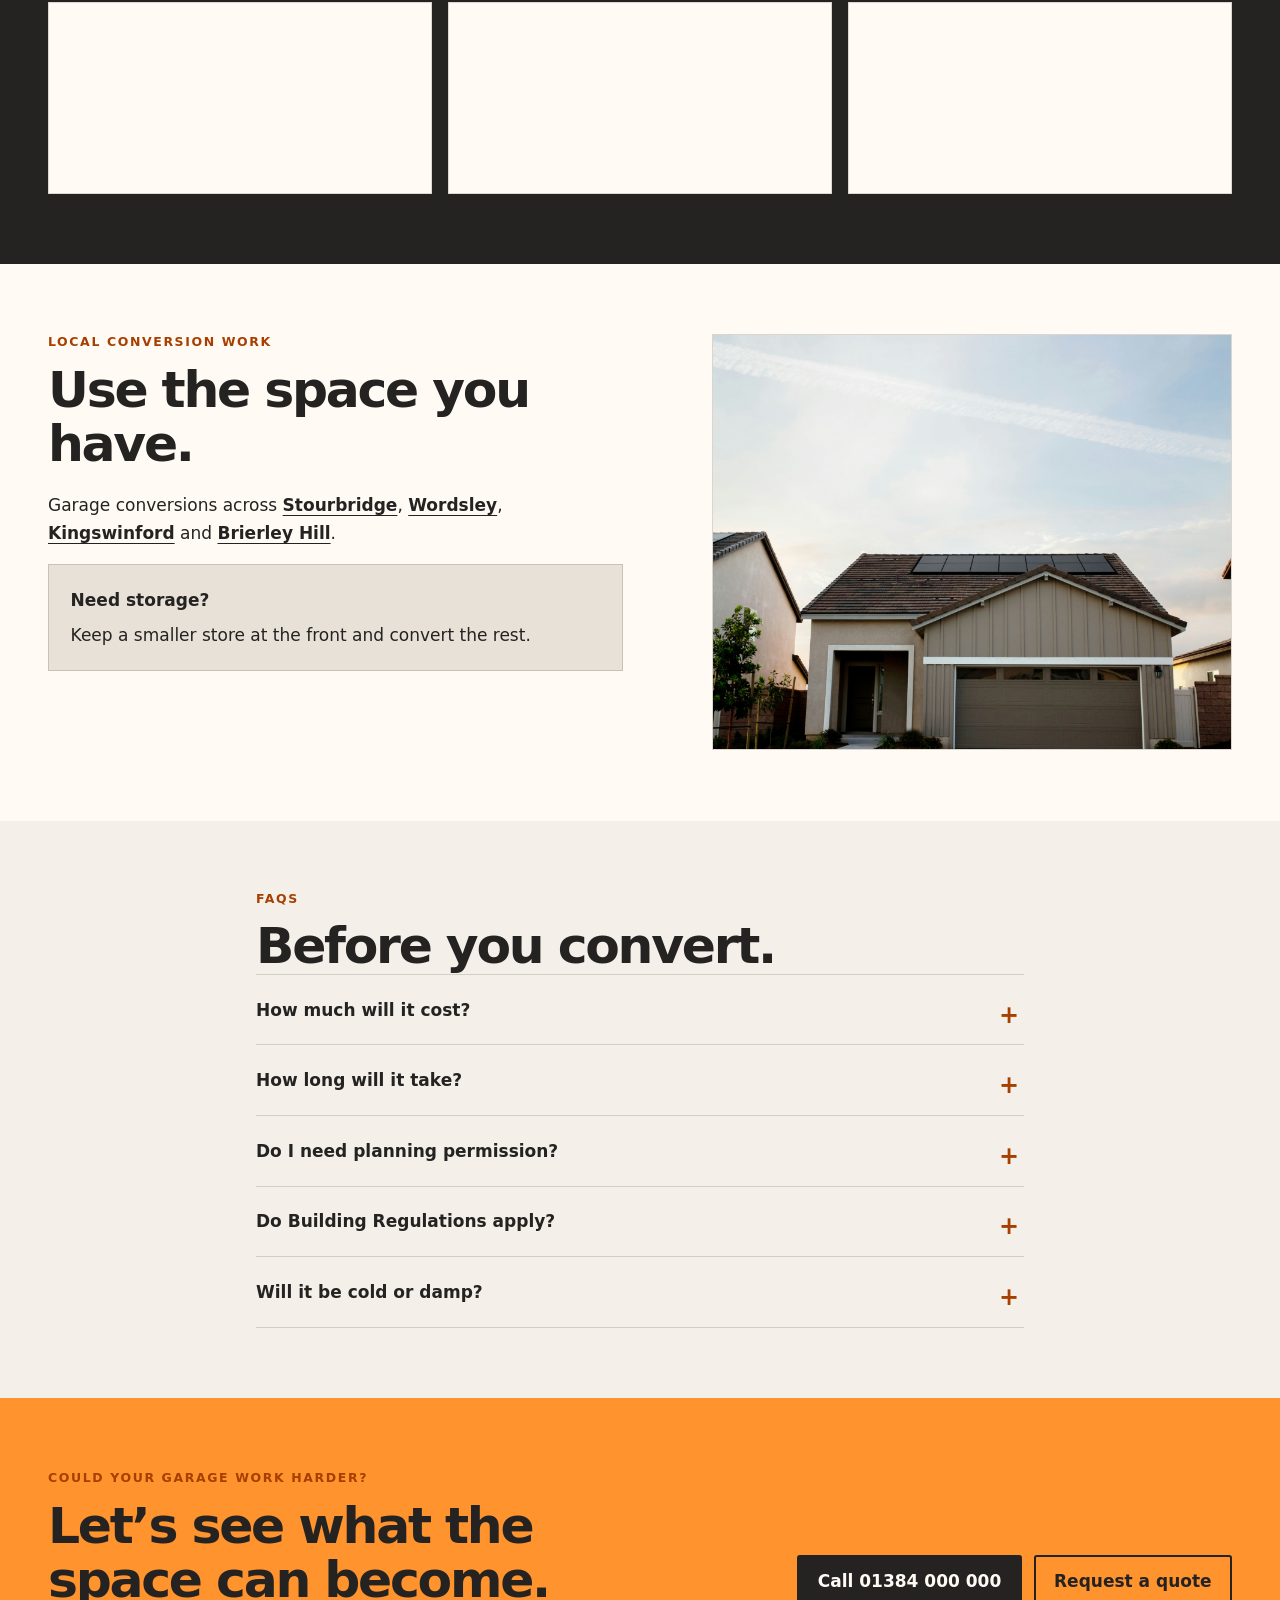
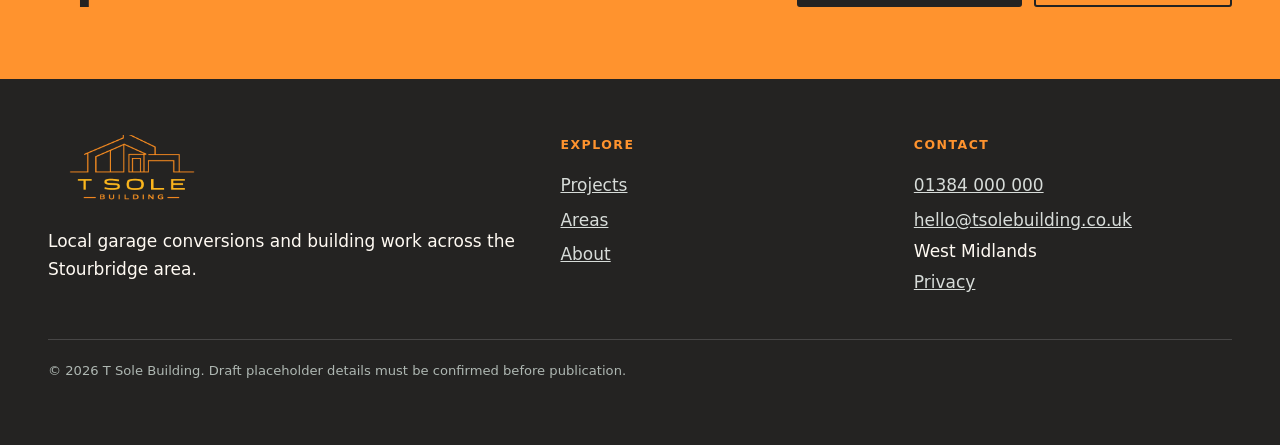
<file: garage-conversions.html>
<!doctype html>
<html lang="en-GB">
<head>
  <meta charset="utf-8"><meta name="viewport" content="width=device-width, initial-scale=1">
  <title>Garage Conversions Stourbridge | T Sole Building</title>
  <meta name="description" content="Garage conversions in Stourbridge and nearby towns. Create a warm, practical room with proper insulation, ventilation and finishing.">
  <link rel="canonical" href="https://www.tsolebuilding.co.uk/garage-conversions.html"><meta name="theme-color" content="#242322"><link rel="icon" href="images/TSole%20logo.png" type="image/png"><link rel="stylesheet" href="styles.css?v=20260821-4">
  <script type="application/ld+json">
  {"@context":"https://schema.org","@graph":[
    {"@type":["LocalBusiness","GeneralContractor"],"@id":"https://www.tsolebuilding.co.uk/#business","name":"T Sole Building","url":"https://www.tsolebuilding.co.uk/","logo":"https://www.tsolebuilding.co.uk/images/TSole%20logo.png","telephone":"+441384000000","email":"hello@tsolebuilding.co.uk","address":{"@type":"PostalAddress","addressRegion":"West Midlands","addressCountry":"GB"},"areaServed":["Stourbridge","Wordsley","Kingswinford","Brierley Hill","Amblecote","Pedmore","Hagley"]},
    {"@type":"Service","name":"Garage conversions","url":"https://www.tsolebuilding.co.uk/garage-conversions.html","provider":{"@id":"https://www.tsolebuilding.co.uk/#business"},"areaServed":["Stourbridge","Wordsley","Kingswinford","Brierley Hill","Amblecote","Pedmore","Hagley"],"description":"Attached and integral garage conversions for homeowners near Stourbridge."},
    {"@type":"FAQPage","mainEntity":[
      {"@type":"Question","name":"How much does a garage conversion cost?","acceptedAnswer":{"@type":"Answer","text":"Cost depends on the garage condition, floor level, insulation, drainage, openings and the intended use. Plumbing for a utility or shower room will normally cost more than a simple study."}},
      {"@type":"Question","name":"How long does a garage conversion take?","acceptedAnswer":{"@type":"Answer","text":"Many straightforward conversions take a number of weeks. Structural changes, drainage, bespoke windows and the final specification can extend the programme."}},
      {"@type":"Question","name":"Does a garage conversion need planning permission?","acceptedAnswer":{"@type":"Answer","text":"Many garage conversions do not need planning permission when the work is internal, but restrictions, conditions and external changes can alter this. The position should be checked for the individual property."}},
      {"@type":"Question","name":"Does a converted garage need Building Regulations approval?","acceptedAnswer":{"@type":"Answer","text":"Garage conversions normally require Building Regulations approval, including checks on insulation, ventilation, fire safety, structure and damp protection."}},
      {"@type":"Question","name":"Will the converted garage feel cold?","acceptedAnswer":{"@type":"Answer","text":"It should not if the floor, walls and roof are assessed and insulated correctly, with controlled ventilation and suitable heating."}}
    ]}
  ]}
  </script>
</head>
<body>
  <a class="skip-link" href="#main">Skip to main content</a>
  <header class="site-header"><div class="container header-inner"><a class="brand" href="index.html" aria-label="T Sole Building home"><span class="brand-logo-frame"><img class="brand-logo" src="images/TSole%20logo.png" alt="T Sole Building" width="1024" height="1024"></span></a><nav class="site-nav" id="site-nav" aria-label="Main navigation"><ul class="nav-list"><li><a href="index.html">Home</a></li><li><a href="extensions.html">Extensions</a></li><li><a href="garage-conversions.html" aria-current="page">Conversions</a></li><li><a href="structural-alterations-rsjs.html">Structural work</a></li><li><a href="projects.html">Projects</a></li><li><a href="about.html">About</a></li><li><a href="contact.html">Contact</a></li><li class="nav-mobile-only"><a href="tel:+441384000000">Call 01384 000 000</a></li></ul></nav><div class="header-actions"><a class="header-phone" href="tel:+441384000000">01384 000 000</a><button class="menu-toggle" type="button" aria-expanded="false" aria-controls="site-nav" aria-label="Open menu"><span aria-hidden="true"></span></button></div></div></header>
  <main id="main">
    <section class="hero page-hero"><div class="hero-media"><img src="images/modunite-ltd-hjWqyOMGvNY-unsplash.jpg" width="1600" height="900" alt="Temporary image of a brick house with two garages" fetchpriority="high"><!-- REPLACE: finished garage conversion exterior showing new window replacing garage door, West Midlands --></div><div class="container hero-content"><ol class="breadcrumbs"><li><a href="index.html">Home</a></li><li>Garage conversions</li></ol><p class="eyebrow on-dark">Garage conversions · Stourbridge area</p><h1>Make your garage useful.</h1><p class="lede">Turn unused storage into a warm study, playroom, utility or extra room.</p><div class="button-row"><a class="btn" href="tel:+441384000000">Call about your garage</a><a class="btn btn-outline" href="contact.html">Get a free quote</a></div></div></section>
    <aside class="trust-strip" aria-label="Why choose us"><ul class="container trust-grid"><li>15 years<small>Experience</small></li><li>Free quotes<small>No obligation</small></li><li>[Fully insured]<small>Confirm before launch</small></li><li>Small local team<small>One point of contact</small></li></ul></aside>
    <section class="section"><div class="container split"><div class="split-copy"><p class="eyebrow">A proper room</p><h2>Warm, dry and connected.</h2><p>We check the floor, walls, roof, damp protection, ventilation and access before finishes go on. The new space should feel like part of the house.</p><ul class="tick-list"><li>Home offices</li><li>Playrooms</li><li>Utility rooms</li><li>Ground-floor bedrooms</li><li>Partial conversions with storage</li></ul></div><div class="image-panel"><img src="images/arthur-lambillotte-sSJ44vZRTHw-unsplash.jpg" width="1000" height="900" alt="Temporary image of a bright home office" loading="lazy"><!-- REPLACE: interior of a completed garage-to-home-office conversion with natural light and finished flooring --></div></div></section>
    <section class="section section-dark"><div class="container"><div class="section-intro"><div><p class="eyebrow on-dark">What we check</p><h2>The basics first.</h2></div><p>A site visit shows whether the garage is suitable and what work it needs.</p></div><div class="feature-grid"><article class="feature-card"><h3>Floor &amp; damp</h3><p>We check floor levels, insulation and damp protection.</p></article><article class="feature-card"><h3>Heat &amp; air</h3><p>Heating and ventilation keep the room comfortable.</p></article><article class="feature-card"><h3>Light &amp; access</h3><p>Windows and doors need to connect the new room properly.</p></article></div></div></section>
    <section class="section section-white"><div class="container split reverse"><div class="image-panel"><img src="images/vivint-solar-HASgVRE48KY-unsplash.jpg" width="1000" height="900" alt="Temporary image of a detached house with a garage and driveway" loading="lazy"><!-- REPLACE: close view of neatly toothed-in brickwork and new window where garage door was removed --></div><div class="split-copy"><p class="eyebrow">Local conversion work</p><h2>Use the space you have.</h2><p>Garage conversions across <a class="text-link" href="builders-stourbridge.html">Stourbridge</a>, <a class="text-link" href="builders-wordsley.html">Wordsley</a>, <a class="text-link" href="builders-kingswinford.html">Kingswinford</a> and <a class="text-link" href="builders-brierley-hill.html">Brierley Hill</a>.</p><div class="local-note"><strong>Need storage?</strong>Keep a smaller store at the front and convert the rest.</div></div></div></section>
    <section class="section"><div class="container narrow"><p class="eyebrow">FAQs</p><h2>Before you convert.</h2><div class="faq-list"><details><summary>How much will it cost?</summary><p>The shell, floor, services and finish affect the price. We inspect before quoting.</p></details><details><summary>How long will it take?</summary><p>Most straightforward conversions take several weeks.</p></details><details><summary>Do I need planning permission?</summary><p>Often not, but planning conditions and external changes must be checked.</p></details><details><summary>Do Building Regulations apply?</summary><p>Yes, in most cases. Insulation, ventilation and fire safety are included.</p></details><details><summary>Will it be cold or damp?</summary><p>Not with the right insulation, damp protection, heating and ventilation.</p></details></div></div></section>
    <section class="cta-band"><div class="container cta-inner"><div><p class="eyebrow">Could your garage work harder?</p><h2>Let’s see what the space can become.</h2></div><div class="button-row"><a class="btn btn-dark" href="tel:+441384000000">Call 01384 000 000</a><a class="btn btn-outline" href="contact.html">Request a quote</a></div></div></section>
  </main>
  <footer class="site-footer"><div class="container"><div class="footer-grid"><div><a class="brand" href="index.html"><span class="brand-logo-frame"><img class="brand-logo" src="images/TSole%20logo.png" alt="T Sole Building" width="1024" height="1024"></span></a><p style="margin-top:1rem">Local garage conversions and building work across the Stourbridge area.</p></div><div><p class="footer-heading">Explore</p><ul class="footer-links"><li><a href="projects.html">Projects</a></li><li><a href="index.html#areas">Areas</a></li><li><a href="about.html">About</a></li></ul></div><div><p class="footer-heading">Contact</p><ul class="footer-links"><li><a href="tel:+441384000000">01384 000 000</a></li><li><a href="mailto:hello@tsolebuilding.co.uk">hello@tsolebuilding.co.uk</a></li><li>West Midlands</li><li><a href="privacy.html">Privacy</a></li></ul></div></div><p class="footer-small">© 2026 T Sole Building. Draft placeholder details must be confirmed before publication.</p></div></footer>
  <div class="mobile-callbar" aria-label="Quick contact"><a href="tel:+441384000000">Call now</a><a href="https://wa.me/441384000000">WhatsApp</a></div><script src="script.js" defer></script>
</body></html>
</file>
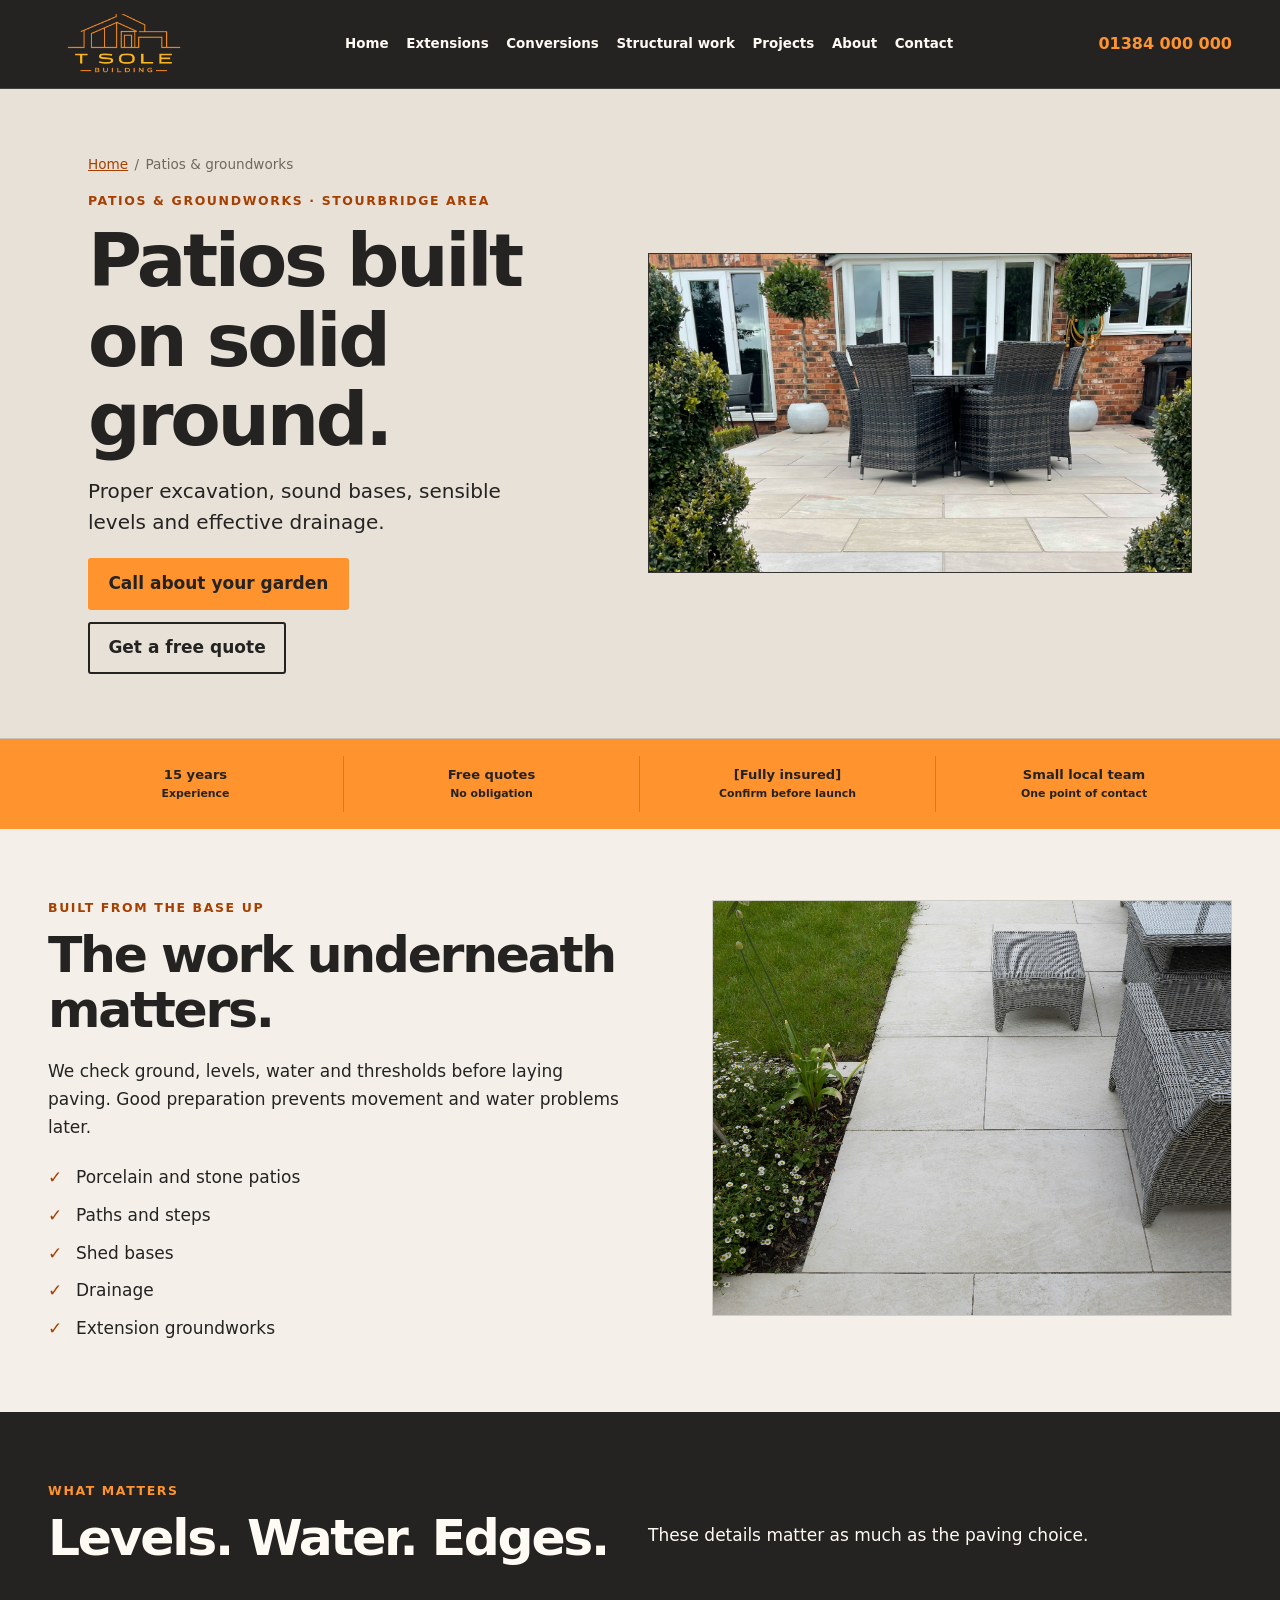
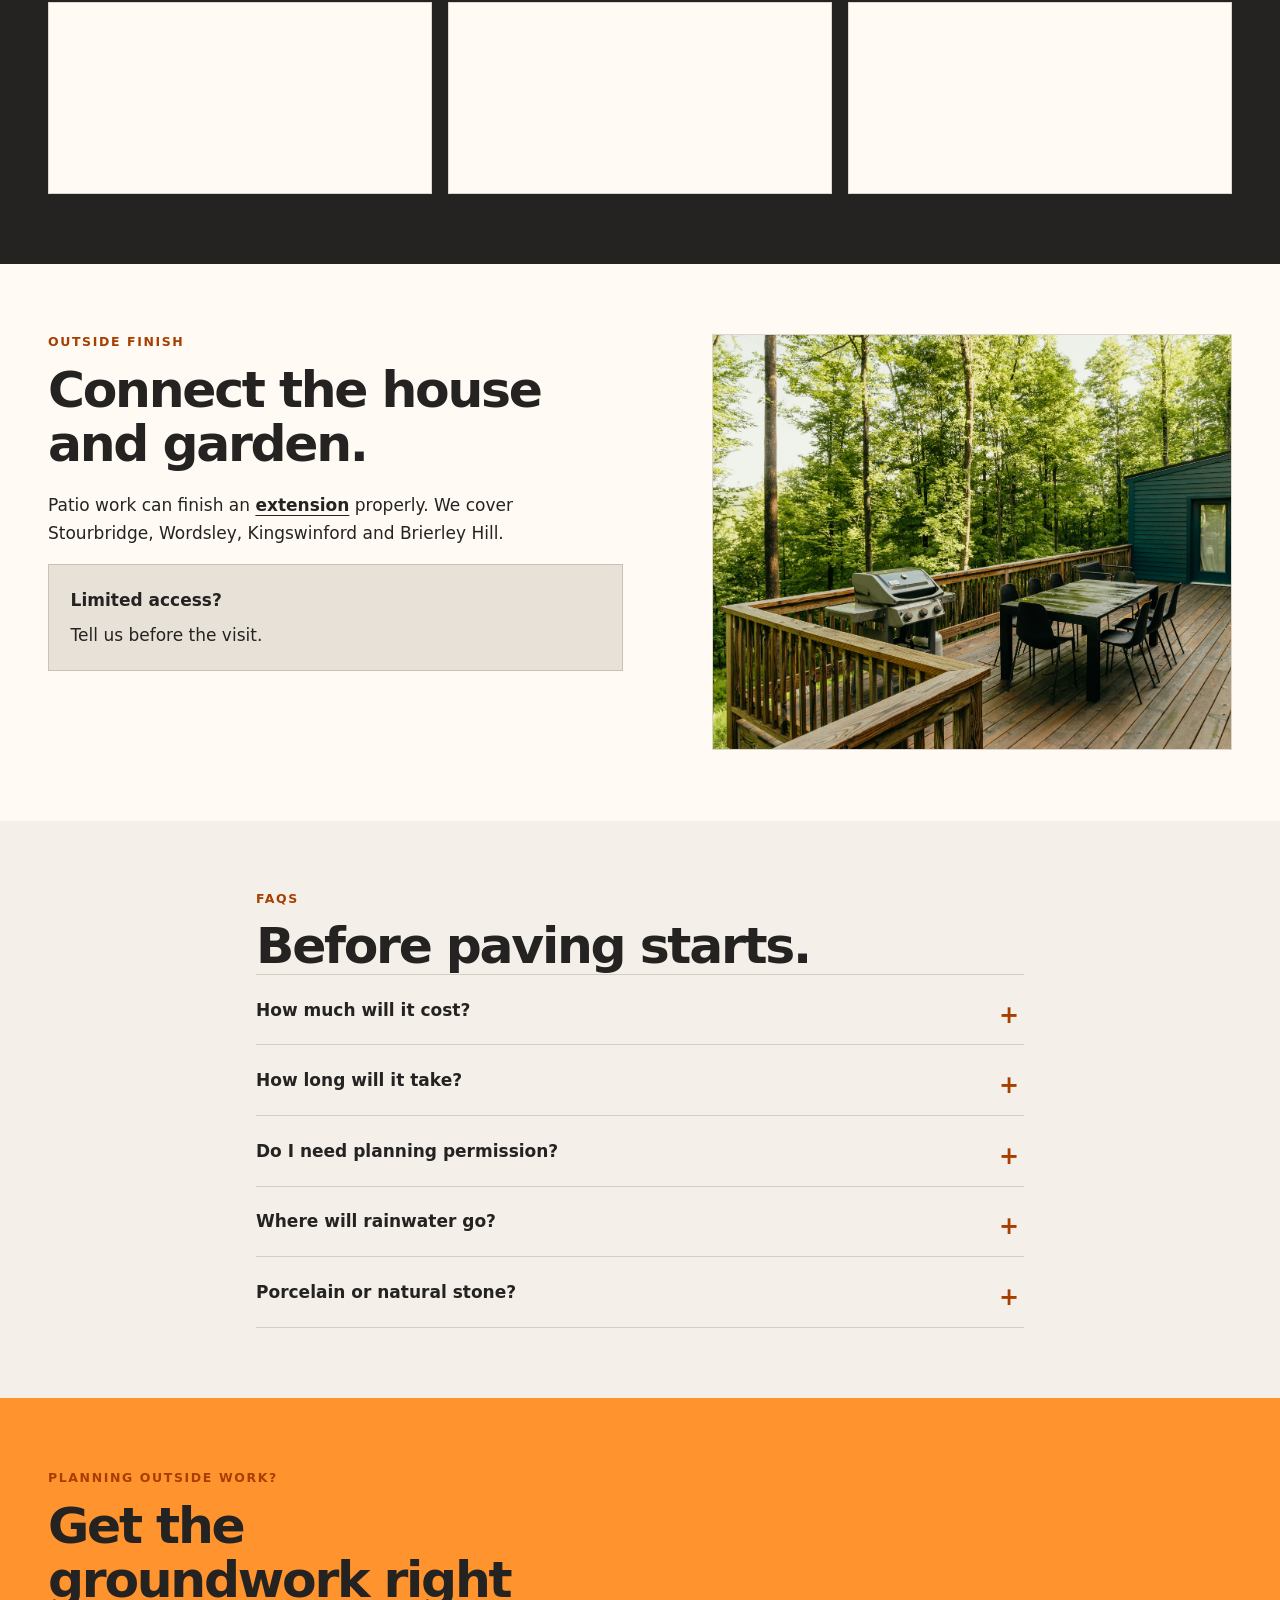
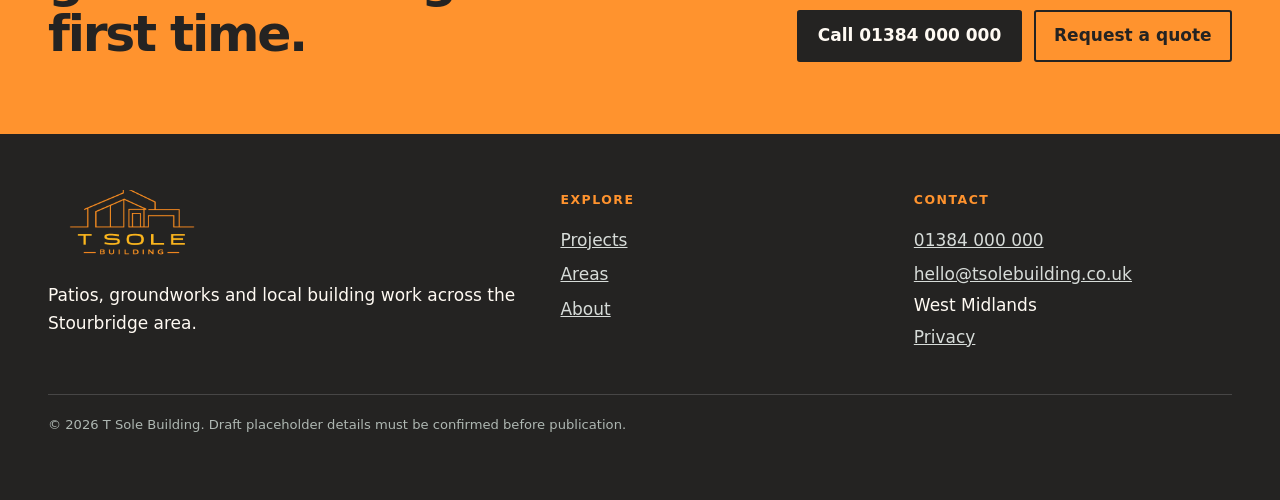
<file: patios-groundworks.html>
<!doctype html>
<html lang="en-GB">
<head>
  <meta charset="utf-8"><meta name="viewport" content="width=device-width, initial-scale=1">
  <title>Patios &amp; Groundworks Stourbridge | Local Builder</title>
  <meta name="description" content="Patios and domestic groundworks across Stourbridge. Sound bases, sensible drainage and clean paving that is made to last.">
  <link rel="canonical" href="https://www.tsolebuilding.co.uk/patios-groundworks.html"><meta name="theme-color" content="#242322"><link rel="icon" href="images/TSole%20logo.png" type="image/png"><link rel="stylesheet" href="styles.css?v=20260821-4">
  <script type="application/ld+json">
  {"@context":"https://schema.org","@graph":[
    {"@type":["LocalBusiness","GeneralContractor"],"@id":"https://www.tsolebuilding.co.uk/#business","name":"T Sole Building","url":"https://www.tsolebuilding.co.uk/","logo":"https://www.tsolebuilding.co.uk/images/TSole%20logo.png","telephone":"+441384000000","email":"hello@tsolebuilding.co.uk","address":{"@type":"PostalAddress","addressRegion":"West Midlands","addressCountry":"GB"},"areaServed":["Stourbridge","Wordsley","Kingswinford","Brierley Hill","Amblecote","Pedmore","Hagley"]},
    {"@type":"Service","name":"Patios and domestic groundworks","url":"https://www.tsolebuilding.co.uk/patios-groundworks.html","provider":{"@id":"https://www.tsolebuilding.co.uk/#business"},"areaServed":["Stourbridge","Wordsley","Kingswinford","Brierley Hill","Amblecote","Pedmore","Hagley"],"description":"Patio installation, bases, drainage and domestic groundworks near Stourbridge."},
    {"@type":"FAQPage","mainEntity":[
      {"@type":"Question","name":"How much does a new patio cost?","acceptedAnswer":{"@type":"Answer","text":"Cost depends on area, excavation, access, levels, drainage, edge details and paving choice. Existing ground and waste removal can materially affect the quotation."}},
      {"@type":"Question","name":"How long does patio installation take?","acceptedAnswer":{"@type":"Answer","text":"A modest straightforward patio may take around one to two weeks, while difficult access, retaining work, drainage and larger areas take longer."}},
      {"@type":"Question","name":"Does a patio need planning permission?","acceptedAnswer":{"@type":"Answer","text":"Most domestic patios do not need planning permission, but raised platforms, significant level changes, listed buildings and drainage impacts may need checks."}},
      {"@type":"Question","name":"Do patios need drainage?","acceptedAnswer":{"@type":"Answer","text":"Water must be directed safely away from the house and neighbouring property. Falls, channels, permeable areas or other drainage details may be needed."}},
      {"@type":"Question","name":"Can you work with porcelain and natural stone?","acceptedAnswer":{"@type":"Answer","text":"Both can be used when installed with the correct base, bedding, priming and jointing system for the product and site."}}
    ]}
  ]}
  </script>
</head>
<body>
  <a class="skip-link" href="#main">Skip to main content</a>
  <header class="site-header"><div class="container header-inner"><a class="brand" href="index.html"><span class="brand-logo-frame"><img class="brand-logo" src="images/TSole%20logo.png" alt="T Sole Building" width="1024" height="1024"></span></a><nav class="site-nav" id="site-nav" aria-label="Main navigation"><ul class="nav-list"><li><a href="index.html">Home</a></li><li><a href="extensions.html">Extensions</a></li><li><a href="garage-conversions.html">Conversions</a></li><li><a href="structural-alterations-rsjs.html">Structural work</a></li><li><a href="projects.html">Projects</a></li><li><a href="about.html">About</a></li><li><a href="contact.html">Contact</a></li><li class="nav-mobile-only"><a href="tel:+441384000000">Call 01384 000 000</a></li></ul></nav><div class="header-actions"><a class="header-phone" href="tel:+441384000000">01384 000 000</a><button class="menu-toggle" type="button" aria-expanded="false" aria-controls="site-nav" aria-label="Open menu"><span aria-hidden="true"></span></button></div></div></header>
  <main id="main">
    <section class="hero page-hero"><div class="hero-media"><img src="images/elise-brown-ebrpvrJQu-0-unsplash.jpg" width="1600" height="900" alt="Temporary image of a tiled patio outside a brick house" fetchpriority="high"><!-- REPLACE: wide finished patio directly outside a local home, showing steps and clean edge details --></div><div class="container hero-content"><ol class="breadcrumbs"><li><a href="index.html">Home</a></li><li>Patios &amp; groundworks</li></ol><p class="eyebrow on-dark">Patios &amp; groundworks · Stourbridge area</p><h1>Patios built on solid ground.</h1><p class="lede">Proper excavation, sound bases, sensible levels and effective drainage.</p><div class="button-row"><a class="btn" href="tel:+441384000000">Call about your garden</a><a class="btn btn-outline" href="contact.html">Get a free quote</a></div></div></section>
    <aside class="trust-strip" aria-label="Why choose us"><ul class="container trust-grid"><li>15 years<small>Experience</small></li><li>Free quotes<small>No obligation</small></li><li>[Fully insured]<small>Confirm before launch</small></li><li>Small local team<small>One point of contact</small></li></ul></aside>
    <section class="section"><div class="container split"><div class="split-copy"><p class="eyebrow">Built from the base up</p><h2>The work underneath matters.</h2><p>We check ground, levels, water and thresholds before laying paving. Good preparation prevents movement and water problems later.</p><ul class="tick-list"><li>Porcelain and stone patios</li><li>Paths and steps</li><li>Shed bases</li><li>Drainage</li><li>Extension groundworks</li></ul></div><div class="image-panel"><img src="images/tile-merchant-ireland-bMOwrJLFQJY-unsplash.jpg" width="1000" height="900" alt="Temporary image of a paved garden patio" loading="lazy"><!-- REPLACE: work-in-progress photo of excavated and compacted patio sub-base with levels set --></div></div></section>
    <section class="section section-dark"><div class="container"><div class="section-intro"><div><p class="eyebrow on-dark">What matters</p><h2>Levels. Water. Edges.</h2></div><p>These details matter as much as the paving choice.</p></div><div class="feature-grid"><article class="feature-card"><h3>Levels</h3><p>Finished paving must protect thresholds, damp courses and air bricks.</p></article><article class="feature-card"><h3>Water</h3><p>Falls and channels direct water away from the house.</p></article><article class="feature-card"><h3>Edges</h3><p>Secure edges keep paving firm and steps safe.</p></article></div></div></section>
    <section class="section section-white"><div class="container split reverse"><div class="image-panel"><img src="images/clay-banks-jxr6sCglU9s-unsplash.jpg" width="1000" height="900" alt="Temporary image of a timber deck beside woodland" loading="lazy"><!-- REPLACE: close photograph of tidy linear drain, door threshold and accurately cut paving --></div><div class="split-copy"><p class="eyebrow">Outside finish</p><h2>Connect the house and garden.</h2><p>Patio work can finish an <a class="text-link" href="extensions.html">extension</a> properly. We cover Stourbridge, Wordsley, Kingswinford and Brierley Hill.</p><div class="local-note"><strong>Limited access?</strong>Tell us before the visit.</div></div></div></section>
    <section class="section"><div class="container narrow"><p class="eyebrow">FAQs</p><h2>Before paving starts.</h2><div class="faq-list"><details><summary>How much will it cost?</summary><p>Area, access, excavation and paving choice affect the price. We measure before quoting.</p></details><details><summary>How long will it take?</summary><p>A simple patio often takes one to two weeks. Difficult access takes longer.</p></details><details><summary>Do I need planning permission?</summary><p>Usually not, unless levels or structures change significantly.</p></details><details><summary>Where will rainwater go?</summary><p>Falls and drainage must take water away from the house.</p></details><details><summary>Porcelain or natural stone?</summary><p>Both work well when installed with the correct base and jointing system.</p></details></div></div></section>
    <section class="cta-band"><div class="container cta-inner"><div><p class="eyebrow">Planning outside work?</p><h2>Get the groundwork right first time.</h2></div><div class="button-row"><a class="btn btn-dark" href="tel:+441384000000">Call 01384 000 000</a><a class="btn btn-outline" href="contact.html">Request a quote</a></div></div></section>
  </main>
  <footer class="site-footer"><div class="container"><div class="footer-grid"><div><a class="brand" href="index.html"><span class="brand-logo-frame"><img class="brand-logo" src="images/TSole%20logo.png" alt="T Sole Building" width="1024" height="1024"></span></a><p style="margin-top:1rem">Patios, groundworks and local building work across the Stourbridge area.</p></div><div><p class="footer-heading">Explore</p><ul class="footer-links"><li><a href="projects.html">Projects</a></li><li><a href="index.html#areas">Areas</a></li><li><a href="about.html">About</a></li></ul></div><div><p class="footer-heading">Contact</p><ul class="footer-links"><li><a href="tel:+441384000000">01384 000 000</a></li><li><a href="mailto:hello@tsolebuilding.co.uk">hello@tsolebuilding.co.uk</a></li><li>West Midlands</li><li><a href="privacy.html">Privacy</a></li></ul></div></div><p class="footer-small">© 2026 T Sole Building. Draft placeholder details must be confirmed before publication.</p></div></footer>
  <div class="mobile-callbar" aria-label="Quick contact"><a href="tel:+441384000000">Call now</a><a href="https://wa.me/441384000000">WhatsApp</a></div><script src="script.js" defer></script>
</body></html>
</file>
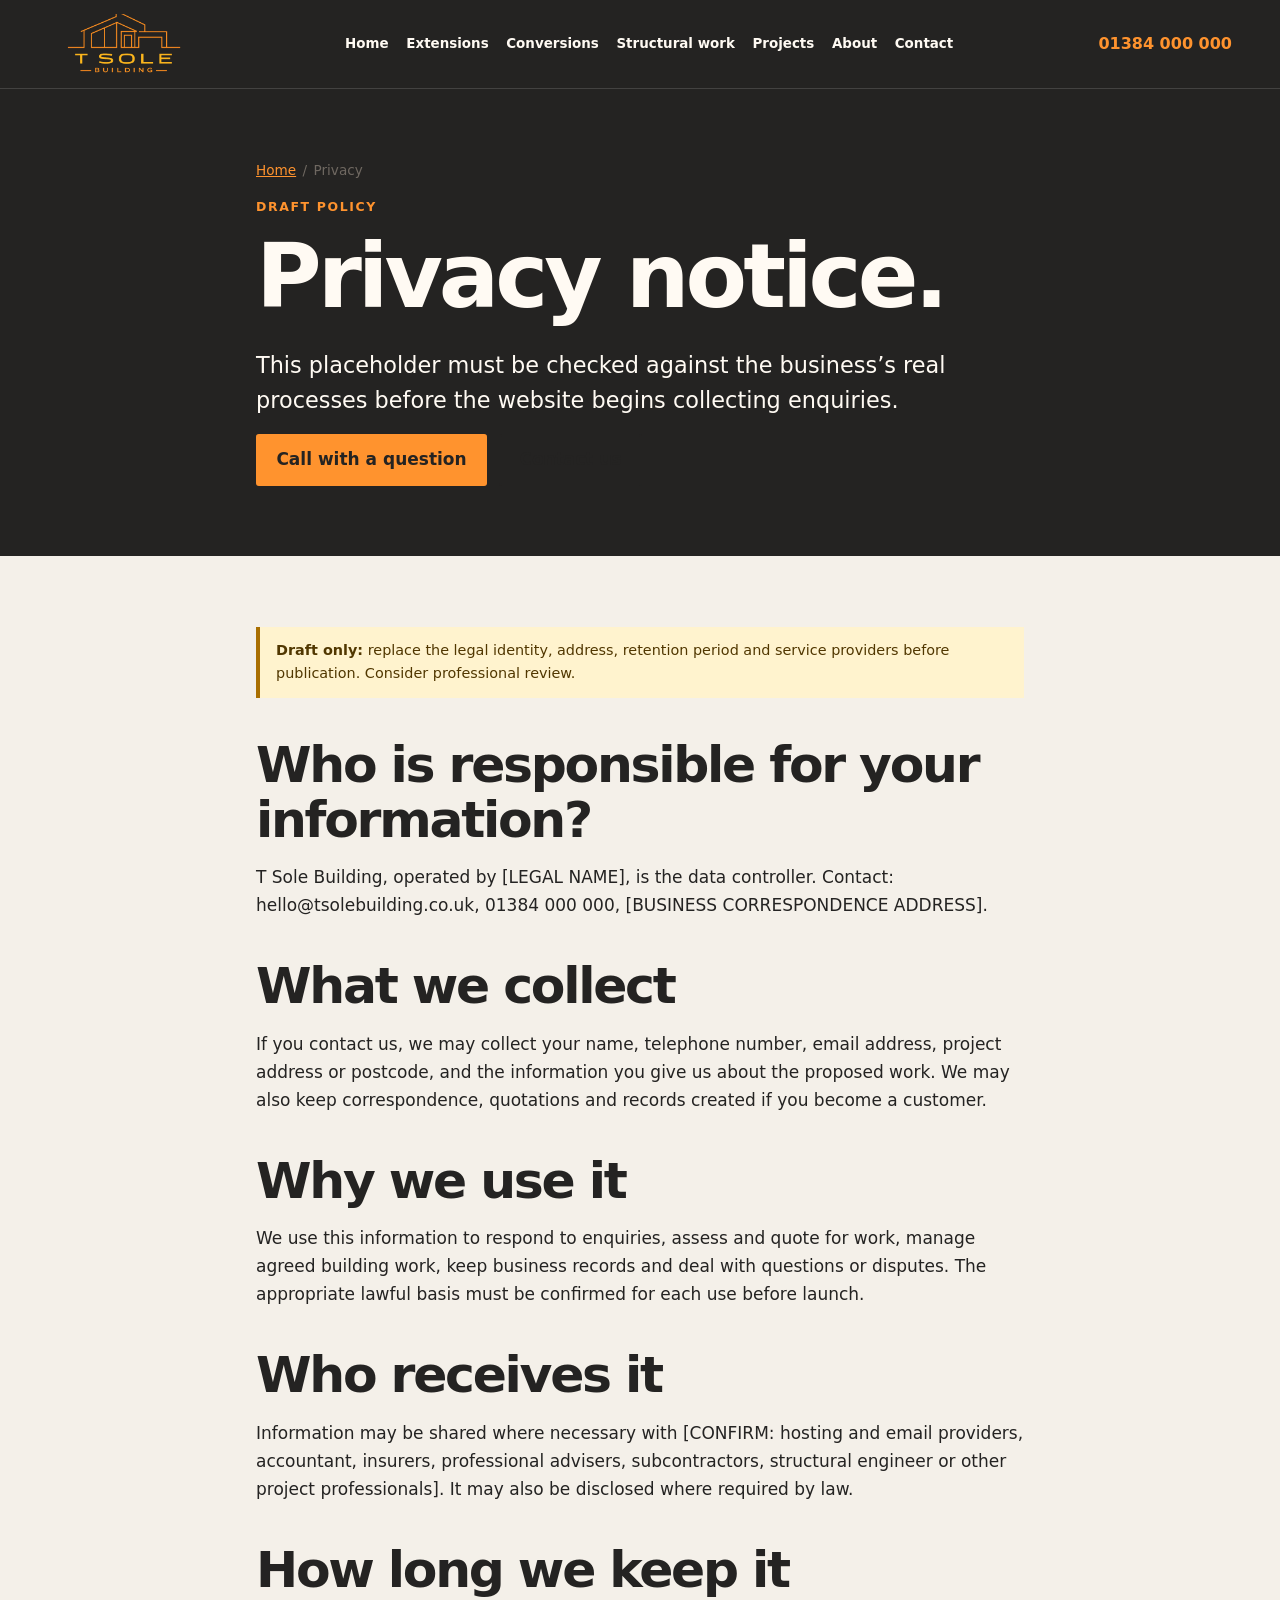
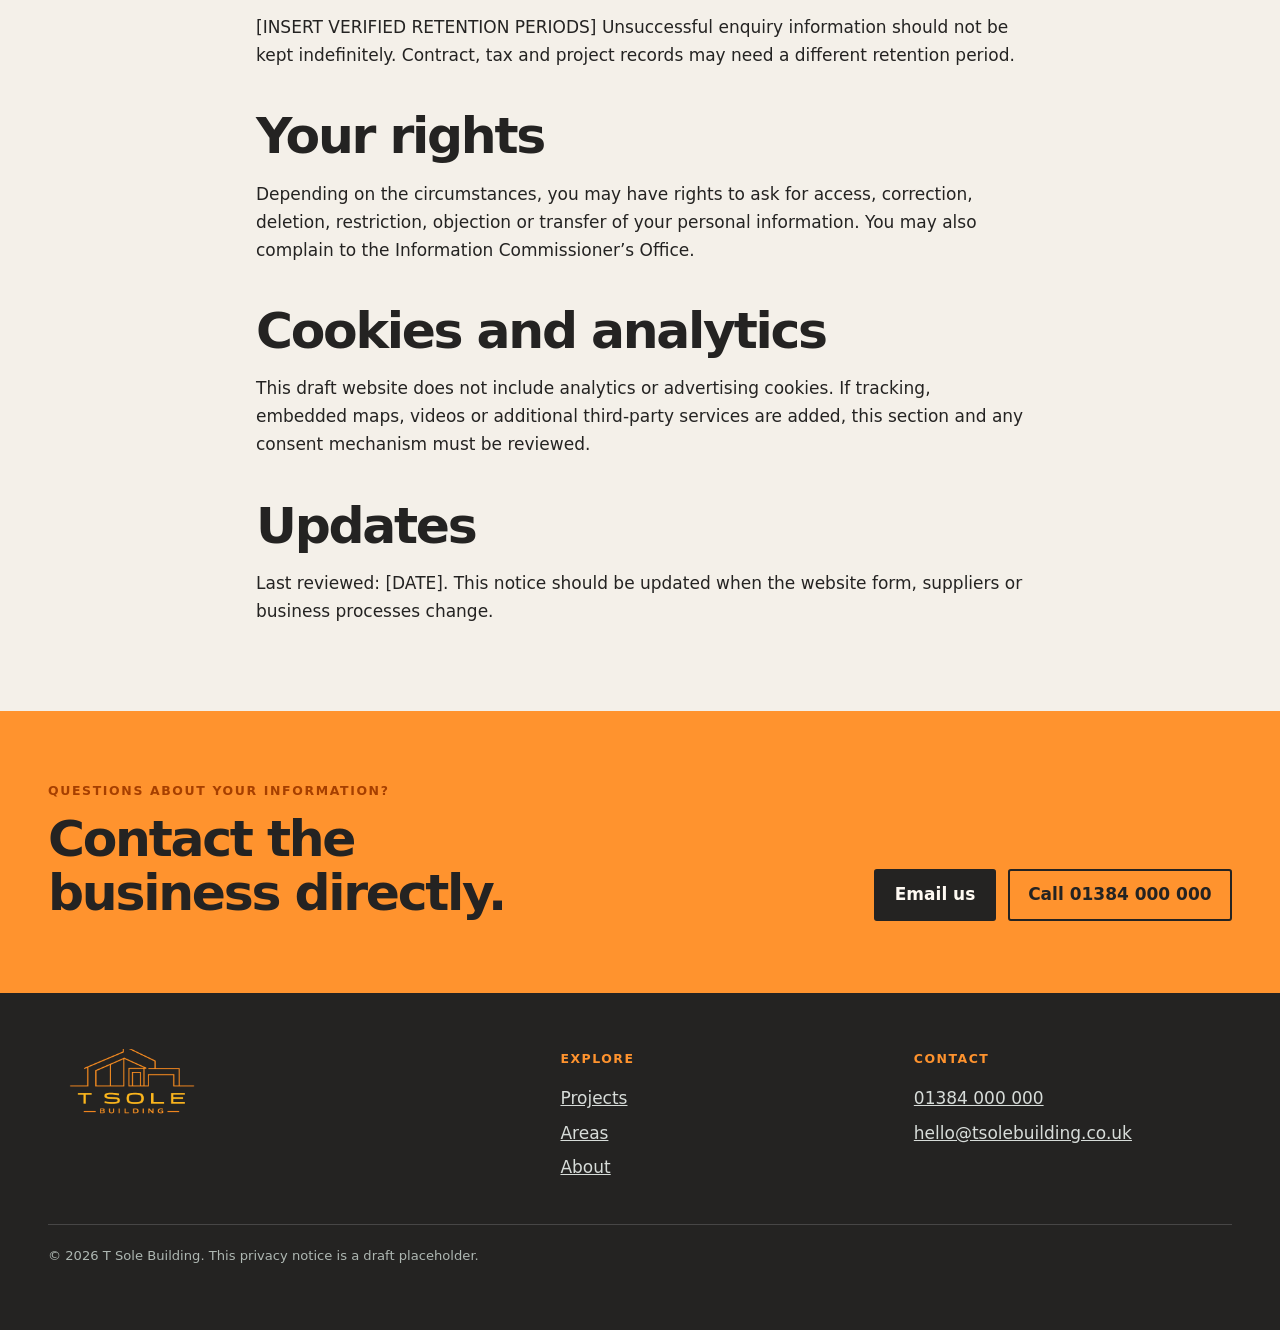
<file: privacy.html>
<!doctype html>
<html lang="en-GB"><head>
  <meta charset="utf-8"><meta name="viewport" content="width=device-width, initial-scale=1">
  <title>Privacy Notice | T Sole Building</title>
  <meta name="description" content="Draft privacy notice for T Sole Building explaining how website enquiries and customer contact details will be handled.">
  <link rel="canonical" href="https://www.tsolebuilding.co.uk/privacy.html"><meta name="theme-color" content="#242322"><link rel="icon" href="images/TSole%20logo.png" type="image/png"><link rel="stylesheet" href="styles.css?v=20260821-4">
  <script type="application/ld+json">{"@context":"https://schema.org","@type":["LocalBusiness","GeneralContractor"],"@id":"https://www.tsolebuilding.co.uk/#business","name":"T Sole Building","url":"https://www.tsolebuilding.co.uk/","logo":"https://www.tsolebuilding.co.uk/images/TSole%20logo.png","telephone":"+441384000000","email":"hello@tsolebuilding.co.uk","address":{"@type":"PostalAddress","addressRegion":"West Midlands","addressCountry":"GB"},"areaServed":["Stourbridge","Wordsley","Kingswinford","Brierley Hill","Amblecote","Pedmore","Hagley"]}</script>
</head><body>
  <a class="skip-link" href="#main">Skip to main content</a>
  <header class="site-header"><div class="container header-inner"><a class="brand" href="index.html"><span class="brand-logo-frame"><img class="brand-logo" src="images/TSole%20logo.png" alt="T Sole Building" width="1024" height="1024"></span></a><nav class="site-nav" id="site-nav" aria-label="Main navigation"><ul class="nav-list"><li><a href="index.html">Home</a></li><li><a href="extensions.html">Extensions</a></li><li><a href="garage-conversions.html">Conversions</a></li><li><a href="structural-alterations-rsjs.html">Structural work</a></li><li><a href="projects.html">Projects</a></li><li><a href="about.html">About</a></li><li><a href="contact.html">Contact</a></li><li class="nav-mobile-only"><a href="tel:+441384000000">Call 01384 000 000</a></li></ul></nav><div class="header-actions"><a class="header-phone" href="tel:+441384000000">01384 000 000</a><button class="menu-toggle" type="button" aria-expanded="false" aria-controls="site-nav" aria-label="Open menu"><span aria-hidden="true"></span></button></div></div></header>
  <main id="main">
    <section class="section section-dark"><div class="container narrow"><ol class="breadcrumbs"><li><a href="index.html">Home</a></li><li>Privacy</li></ol><p class="eyebrow on-dark">Draft policy</p><h1>Privacy notice.</h1><p class="lede" style="margin-top:1.5rem">This placeholder must be checked against the business’s real processes before the website begins collecting enquiries.</p><div class="button-row"><a class="btn" href="tel:+441384000000">Call with a question</a><a class="btn btn-outline" href="contact.html">Contact us</a></div></div></section>
    <section class="section"><div class="container narrow content-prose"><p class="draft-notice"><strong>Draft only:</strong> replace the legal identity, address, retention period and service providers before publication. Consider professional review.</p><h2>Who is responsible for your information?</h2><p>T Sole Building, operated by [LEGAL NAME], is the data controller. Contact: hello@tsolebuilding.co.uk, 01384 000 000, [BUSINESS CORRESPONDENCE ADDRESS].</p><h2>What we collect</h2><p>If you contact us, we may collect your name, telephone number, email address, project address or postcode, and the information you give us about the proposed work. We may also keep correspondence, quotations and records created if you become a customer.</p><h2>Why we use it</h2><p>We use this information to respond to enquiries, assess and quote for work, manage agreed building work, keep business records and deal with questions or disputes. The appropriate lawful basis must be confirmed for each use before launch.</p><h2>Who receives it</h2><p>Information may be shared where necessary with [CONFIRM: hosting and email providers, accountant, insurers, professional advisers, subcontractors, structural engineer or other project professionals]. It may also be disclosed where required by law.</p><h2>How long we keep it</h2><p>[INSERT VERIFIED RETENTION PERIODS] Unsuccessful enquiry information should not be kept indefinitely. Contract, tax and project records may need a different retention period.</p><h2>Your rights</h2><p>Depending on the circumstances, you may have rights to ask for access, correction, deletion, restriction, objection or transfer of your personal information. You may also complain to the Information Commissioner’s Office.</p><h2>Cookies and analytics</h2><p>This draft website does not include analytics or advertising cookies. If tracking, embedded maps, videos or additional third-party services are added, this section and any consent mechanism must be reviewed.</p><h2>Updates</h2><p>Last reviewed: [DATE]. This notice should be updated when the website form, suppliers or business processes change.</p></div></section>
    <section class="cta-band"><div class="container cta-inner"><div><p class="eyebrow">Questions about your information?</p><h2>Contact the business directly.</h2></div><div class="button-row"><a class="btn btn-dark" href="mailto:hello@tsolebuilding.co.uk">Email us</a><a class="btn btn-outline" href="tel:+441384000000">Call 01384 000 000</a></div></div></section>
  </main>
  <footer class="site-footer"><div class="container"><div class="footer-grid"><div><a class="brand" href="index.html"><span class="brand-logo-frame"><img class="brand-logo" src="images/TSole%20logo.png" alt="T Sole Building" width="1024" height="1024"></span></a></div><div><p class="footer-heading">Explore</p><ul class="footer-links"><li><a href="projects.html">Projects</a></li><li><a href="index.html#areas">Areas</a></li><li><a href="about.html">About</a></li></ul></div><div><p class="footer-heading">Contact</p><ul class="footer-links"><li><a href="tel:+441384000000">01384 000 000</a></li><li><a href="mailto:hello@tsolebuilding.co.uk">hello@tsolebuilding.co.uk</a></li></ul></div></div><p class="footer-small">© 2026 T Sole Building. This privacy notice is a draft placeholder.</p></div></footer>
  <div class="mobile-callbar" aria-label="Quick contact"><a href="tel:+441384000000">Call now</a><a href="https://wa.me/441384000000">WhatsApp</a></div><script src="script.js" defer></script>
</body></html>
</file>
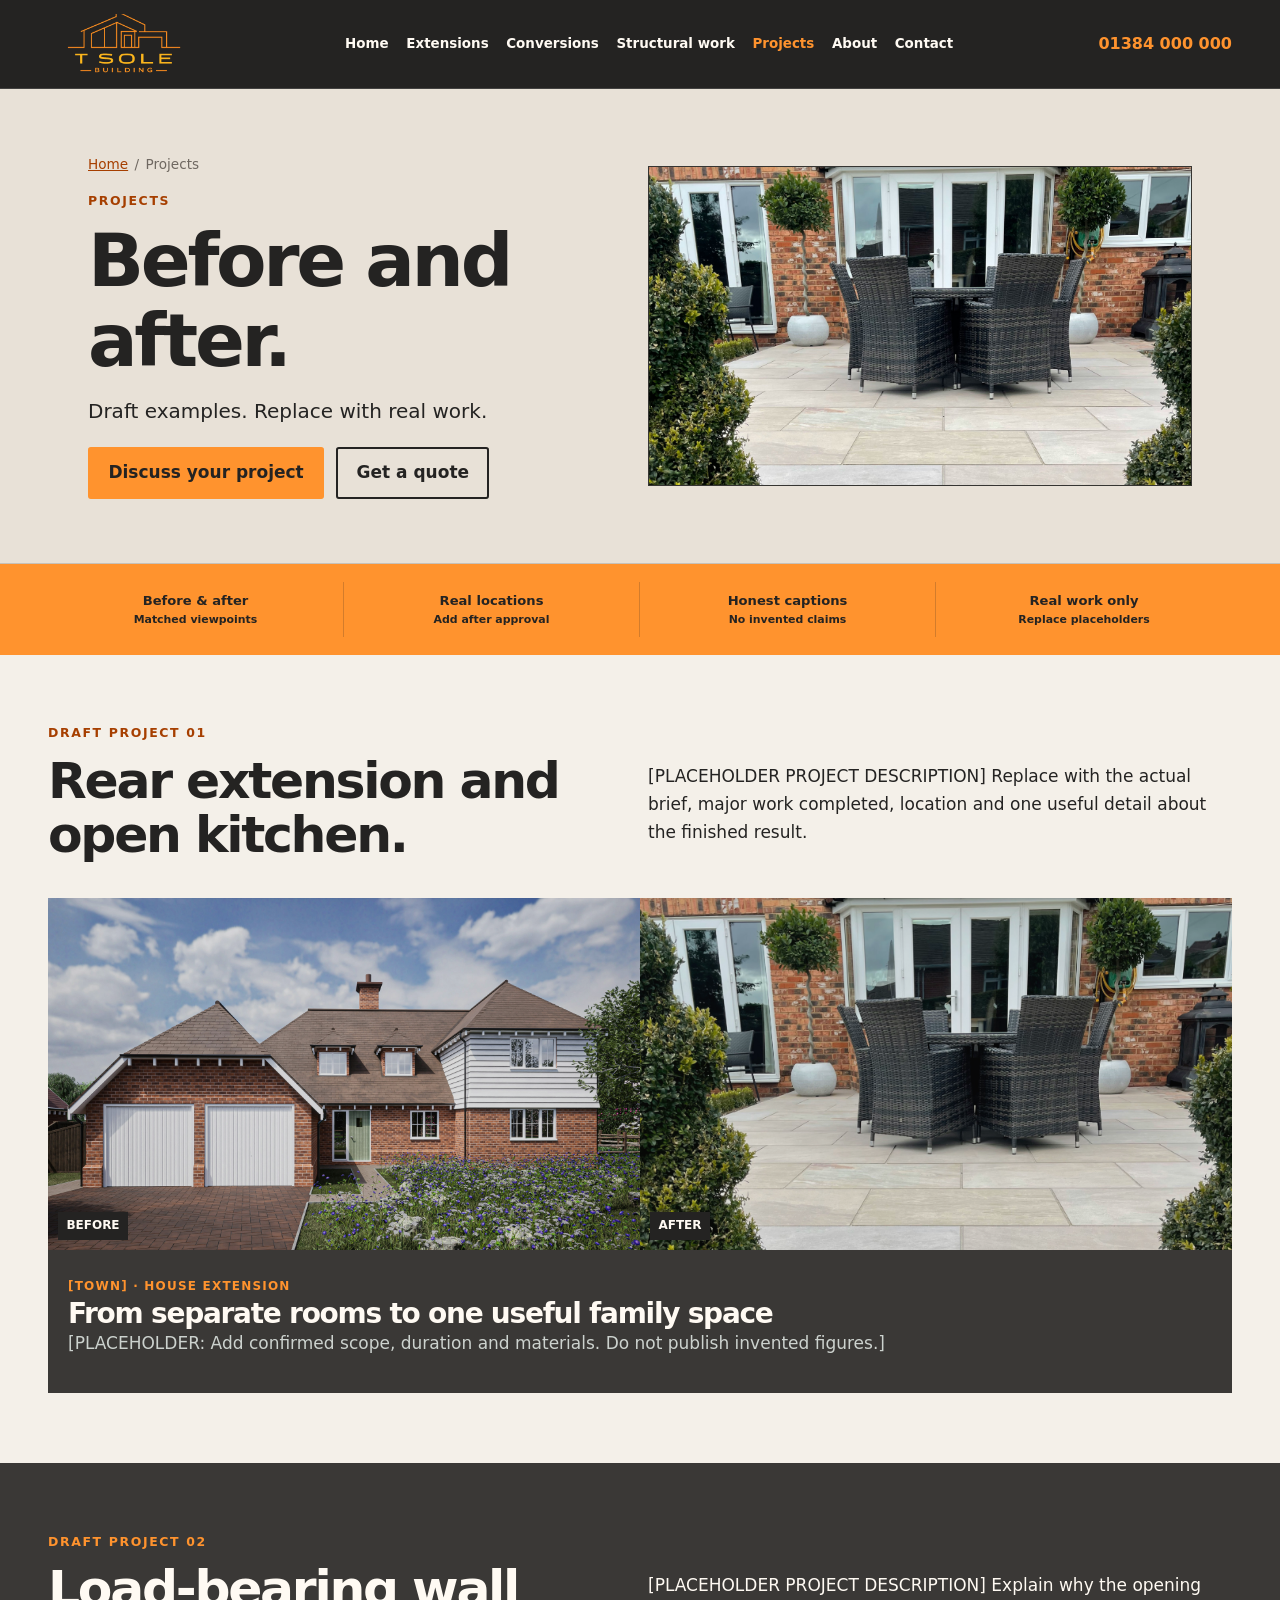
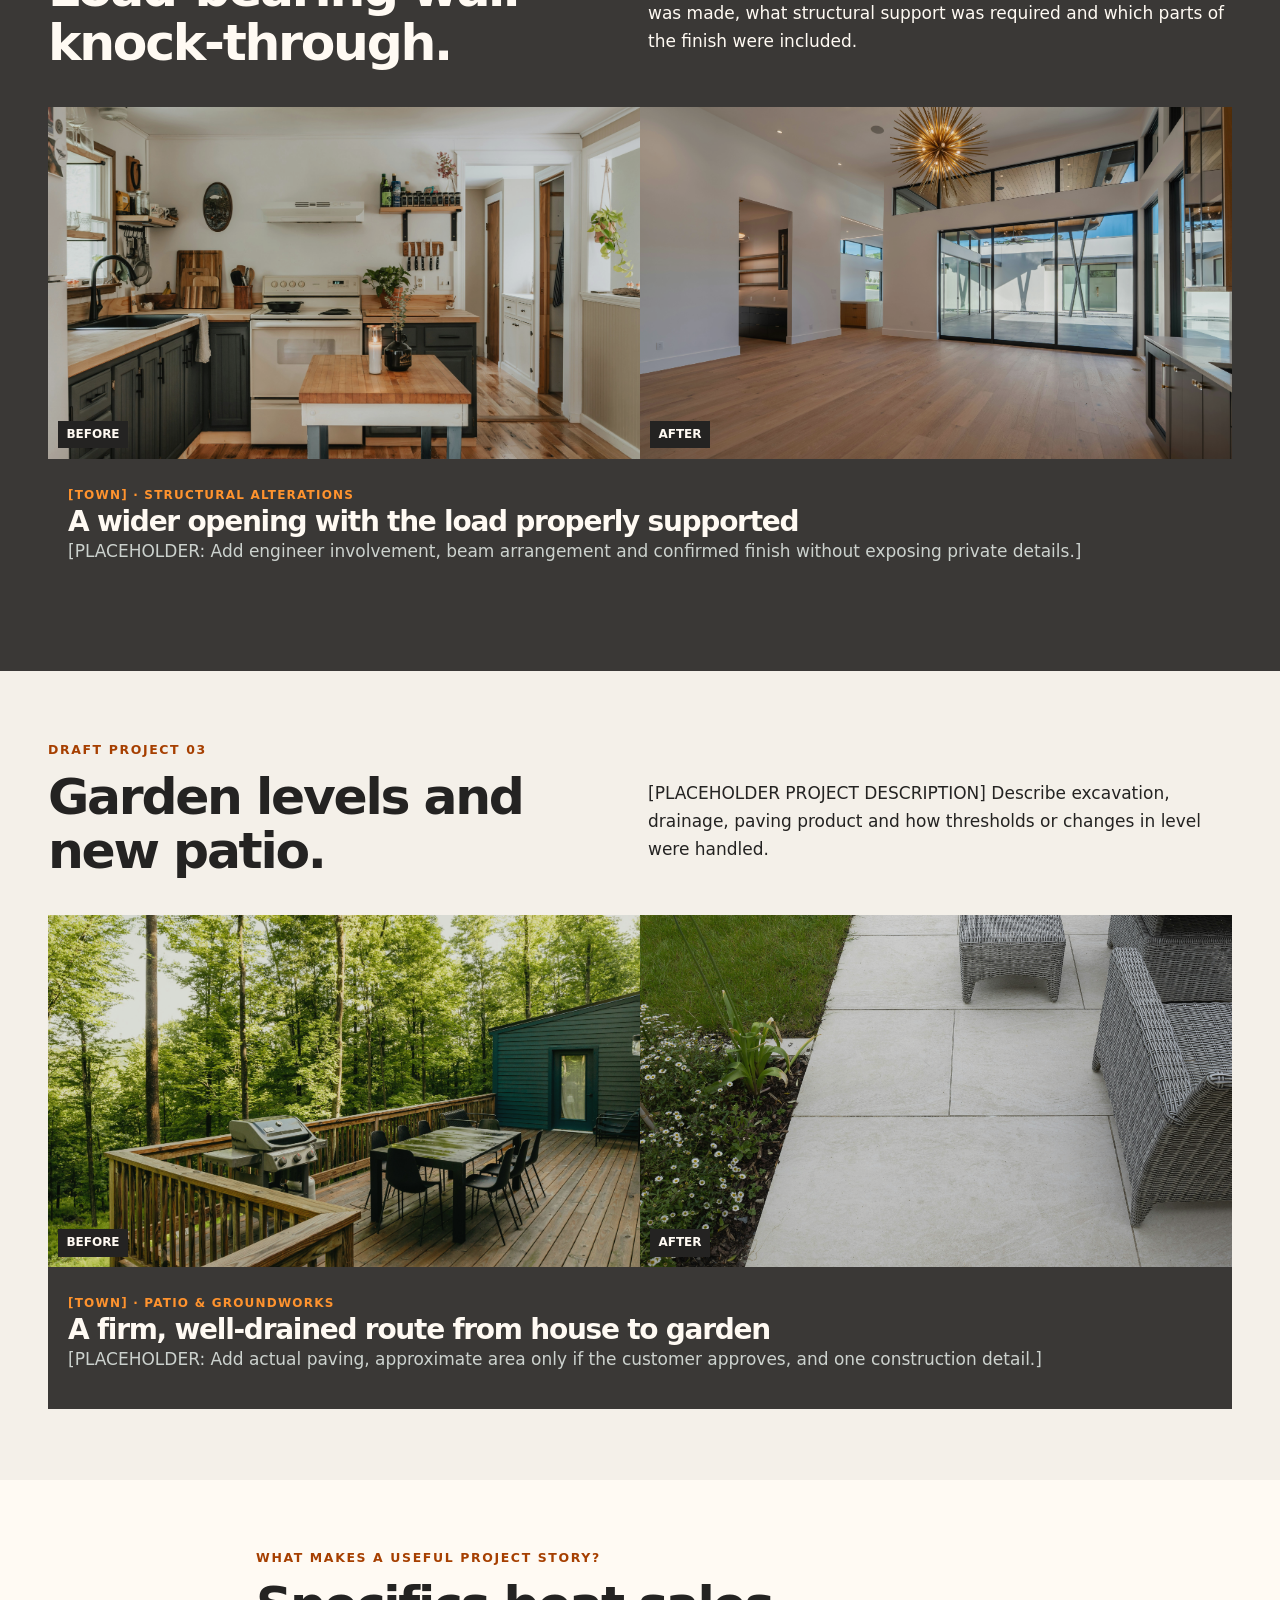
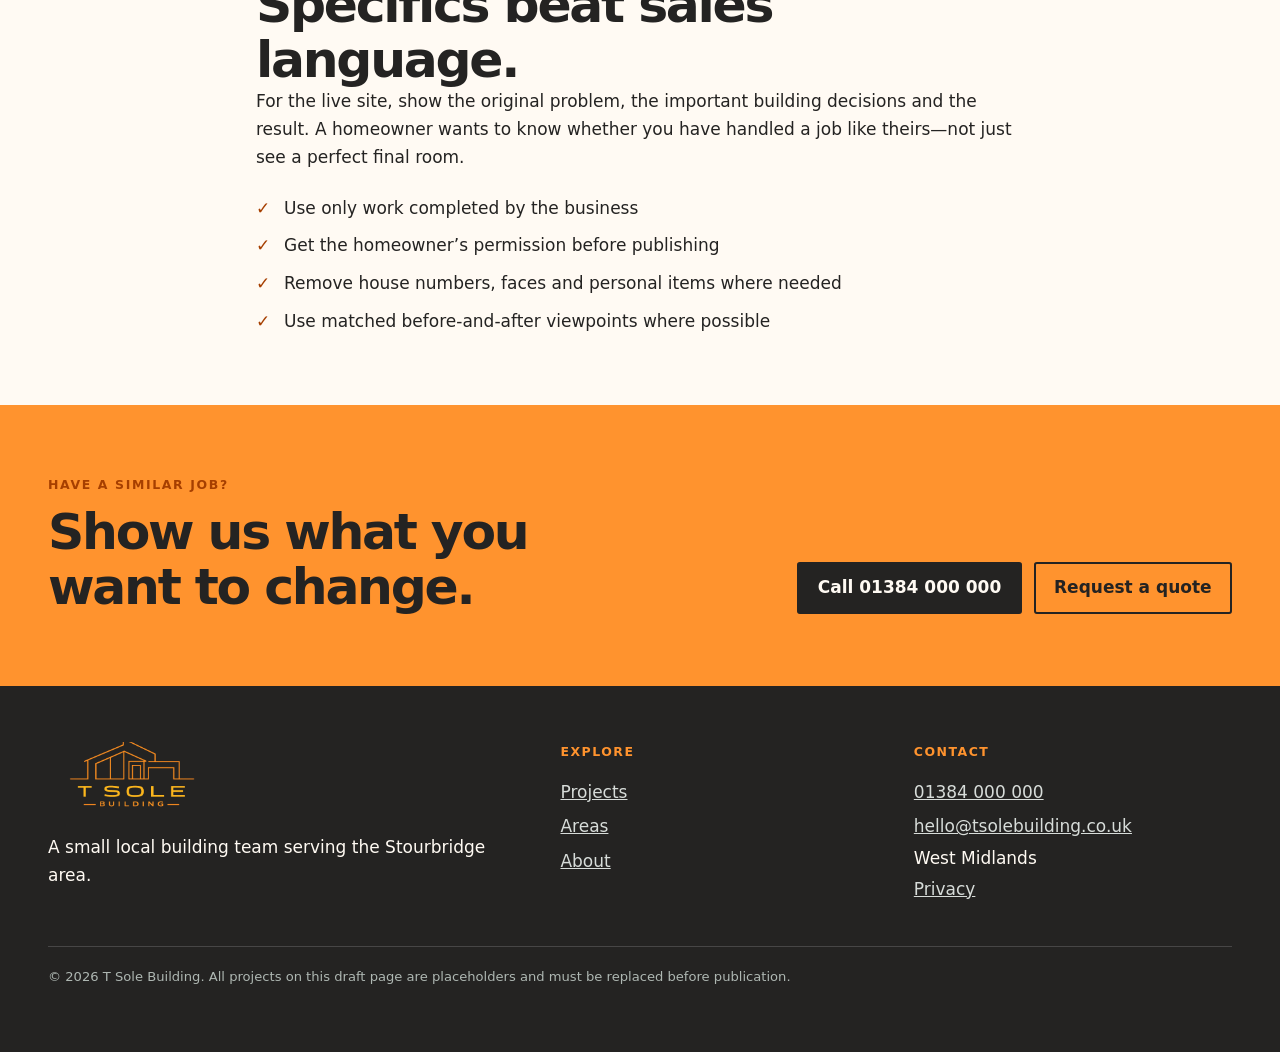
<file: projects.html>
<!doctype html>
<html lang="en-GB"><head>
  <meta charset="utf-8"><meta name="viewport" content="width=device-width, initial-scale=1">
  <title>Building Projects | T Sole Building</title>
  <meta name="description" content="See draft before-and-after examples for extensions, knock-throughs, conversions and patios across the Stourbridge area.">
  <link rel="canonical" href="https://www.tsolebuilding.co.uk/projects.html"><meta name="theme-color" content="#242322"><link rel="icon" href="images/TSole%20logo.png" type="image/png"><link rel="stylesheet" href="styles.css?v=20260821-4">
  <script type="application/ld+json">{"@context":"https://schema.org","@type":["LocalBusiness","GeneralContractor"],"@id":"https://www.tsolebuilding.co.uk/#business","name":"T Sole Building","url":"https://www.tsolebuilding.co.uk/","logo":"https://www.tsolebuilding.co.uk/images/TSole%20logo.png","telephone":"+441384000000","email":"hello@tsolebuilding.co.uk","address":{"@type":"PostalAddress","addressRegion":"West Midlands","addressCountry":"GB"},"areaServed":["Stourbridge","Wordsley","Kingswinford","Brierley Hill","Amblecote","Pedmore","Hagley"]}</script>
</head><body>
  <a class="skip-link" href="#main">Skip to main content</a>
  <header class="site-header"><div class="container header-inner"><a class="brand" href="index.html"><span class="brand-logo-frame"><img class="brand-logo" src="images/TSole%20logo.png" alt="T Sole Building" width="1024" height="1024"></span></a><nav class="site-nav" id="site-nav" aria-label="Main navigation"><ul class="nav-list"><li><a href="index.html">Home</a></li><li><a href="extensions.html">Extensions</a></li><li><a href="garage-conversions.html">Conversions</a></li><li><a href="structural-alterations-rsjs.html">Structural work</a></li><li><a href="projects.html" aria-current="page">Projects</a></li><li><a href="about.html">About</a></li><li><a href="contact.html">Contact</a></li><li class="nav-mobile-only"><a href="tel:+441384000000">Call 01384 000 000</a></li></ul></nav><div class="header-actions"><a class="header-phone" href="tel:+441384000000">01384 000 000</a><button class="menu-toggle" type="button" aria-expanded="false" aria-controls="site-nav" aria-label="Open menu"><span aria-hidden="true"></span></button></div></div></header>
  <main id="main">
    <section class="hero page-hero"><div class="hero-media"><img src="images/elise-brown-ebrpvrJQu-0-unsplash.jpg" width="1600" height="900" alt="Temporary image of a tiled patio outside a brick house" fetchpriority="high"><!-- REPLACE: strongest finished project photograph in the company's real portfolio --></div><div class="container hero-content"><ol class="breadcrumbs"><li><a href="index.html">Home</a></li><li>Projects</li></ol><p class="eyebrow on-dark">Projects</p><h1>Before and after.</h1><p class="lede">Draft examples. Replace with real work.</p><div class="button-row"><a class="btn" href="tel:+441384000000">Discuss your project</a><a class="btn btn-outline" href="contact.html">Get a quote</a></div></div></section>
    <aside class="trust-strip" aria-label="Draft gallery status"><ul class="container trust-grid"><li>Before &amp; after<small>Matched viewpoints</small></li><li>Real locations<small>Add after approval</small></li><li>Honest captions<small>No invented claims</small></li><li>Real work only<small>Replace placeholders</small></li></ul></aside>
    <section class="section"><div class="container"><div class="section-intro"><div><p class="eyebrow">Draft project 01</p><h2>Rear extension and open kitchen.</h2></div><p>[PLACEHOLDER PROJECT DESCRIPTION] Replace with the actual brief, major work completed, location and one useful detail about the finished result.</p></div><article class="project-card"><div class="before-after"><figure><img src="images/modunite-ltd-hjWqyOMGvNY-unsplash.jpg" width="900" height="760" alt="Temporary image of a brick house with two garages" loading="lazy"><!-- REPLACE: before photograph from fixed viewpoint showing original rear of house --><figcaption>Before</figcaption></figure><figure><img src="images/elise-brown-ebrpvrJQu-0-unsplash.jpg" width="900" height="760" alt="Temporary image of a tiled patio outside a brick house" loading="lazy"><!-- REPLACE: after photograph from the same viewpoint showing completed rear extension --><figcaption>After</figcaption></figure></div><div class="project-copy"><span class="project-tag">[Town] · House extension</span><h3>From separate rooms to one useful family space</h3><p>[PLACEHOLDER: Add confirmed scope, duration and materials. Do not publish invented figures.]</p></div></article></div></section>
    <section class="section section-deep"><div class="container"><div class="section-intro"><div><p class="eyebrow on-dark">Draft project 02</p><h2>Load-bearing wall knock-through.</h2></div><p>[PLACEHOLDER PROJECT DESCRIPTION] Explain why the opening was made, what structural support was required and which parts of the finish were included.</p></div><article class="project-card"><div class="before-after"><figure><img src="images/clay-banks-dcTDSnEh31A-unsplash.jpg" width="900" height="760" alt="Temporary image of a compact fitted kitchen" loading="lazy"><!-- REPLACE: before view showing the wall and both rooms before structural work --><figcaption>Before</figcaption></figure><figure><img src="images/salvo-media-llc-cyPTV1MY844-unsplash.jpg" width="900" height="760" alt="Temporary image of a large open-plan interior with glazing" loading="lazy"><!-- REPLACE: after view from matching position showing completed opening and boxed steel --><figcaption>After</figcaption></figure></div><div class="project-copy"><span class="project-tag">[Town] · Structural alterations</span><h3>A wider opening with the load properly supported</h3><p>[PLACEHOLDER: Add engineer involvement, beam arrangement and confirmed finish without exposing private details.]</p></div></article></div></section>
    <section class="section"><div class="container"><div class="section-intro"><div><p class="eyebrow">Draft project 03</p><h2>Garden levels and new patio.</h2></div><p>[PLACEHOLDER PROJECT DESCRIPTION] Describe excavation, drainage, paving product and how thresholds or changes in level were handled.</p></div><article class="project-card"><div class="before-after"><figure><img src="images/clay-banks-jxr6sCglU9s-unsplash.jpg" width="900" height="760" alt="Temporary image of a timber deck beside woodland" loading="lazy"><!-- REPLACE: before photograph showing original patio, levels and drainage problem --><figcaption>Before</figcaption></figure><figure><img src="images/tile-merchant-ireland-bMOwrJLFQJY-unsplash.jpg" width="900" height="760" alt="Temporary image of a paved garden patio" loading="lazy"><!-- REPLACE: after photograph from same viewpoint showing finished patio and drainage --><figcaption>After</figcaption></figure></div><div class="project-copy"><span class="project-tag">[Town] · Patio &amp; groundworks</span><h3>A firm, well-drained route from house to garden</h3><p>[PLACEHOLDER: Add actual paving, approximate area only if the customer approves, and one construction detail.]</p></div></article></div></section>
    <section class="section section-white"><div class="container narrow"><p class="eyebrow">What makes a useful project story?</p><h2>Specifics beat sales language.</h2><p>For the live site, show the original problem, the important building decisions and the result. A homeowner wants to know whether you have handled a job like theirs—not just see a perfect final room.</p><ul class="tick-list"><li>Use only work completed by the business</li><li>Get the homeowner’s permission before publishing</li><li>Remove house numbers, faces and personal items where needed</li><li>Use matched before-and-after viewpoints where possible</li></ul></div></section>
    <section class="cta-band"><div class="container cta-inner"><div><p class="eyebrow">Have a similar job?</p><h2>Show us what you want to change.</h2></div><div class="button-row"><a class="btn btn-dark" href="tel:+441384000000">Call 01384 000 000</a><a class="btn btn-outline" href="contact.html">Request a quote</a></div></div></section>
  </main>
  <footer class="site-footer"><div class="container"><div class="footer-grid"><div><a class="brand" href="index.html"><span class="brand-logo-frame"><img class="brand-logo" src="images/TSole%20logo.png" alt="T Sole Building" width="1024" height="1024"></span></a><p style="margin-top:1rem">A small local building team serving the Stourbridge area.</p></div><div><p class="footer-heading">Explore</p><ul class="footer-links"><li><a href="projects.html">Projects</a></li><li><a href="index.html#areas">Areas</a></li><li><a href="about.html">About</a></li></ul></div><div><p class="footer-heading">Contact</p><ul class="footer-links"><li><a href="tel:+441384000000">01384 000 000</a></li><li><a href="mailto:hello@tsolebuilding.co.uk">hello@tsolebuilding.co.uk</a></li><li>West Midlands</li><li><a href="privacy.html">Privacy</a></li></ul></div></div><p class="footer-small">© 2026 T Sole Building. All projects on this draft page are placeholders and must be replaced before publication.</p></div></footer>
  <div class="mobile-callbar" aria-label="Quick contact"><a href="tel:+441384000000">Call now</a><a href="https://wa.me/441384000000">WhatsApp</a></div><script src="script.js" defer></script>
</body></html>
</file>
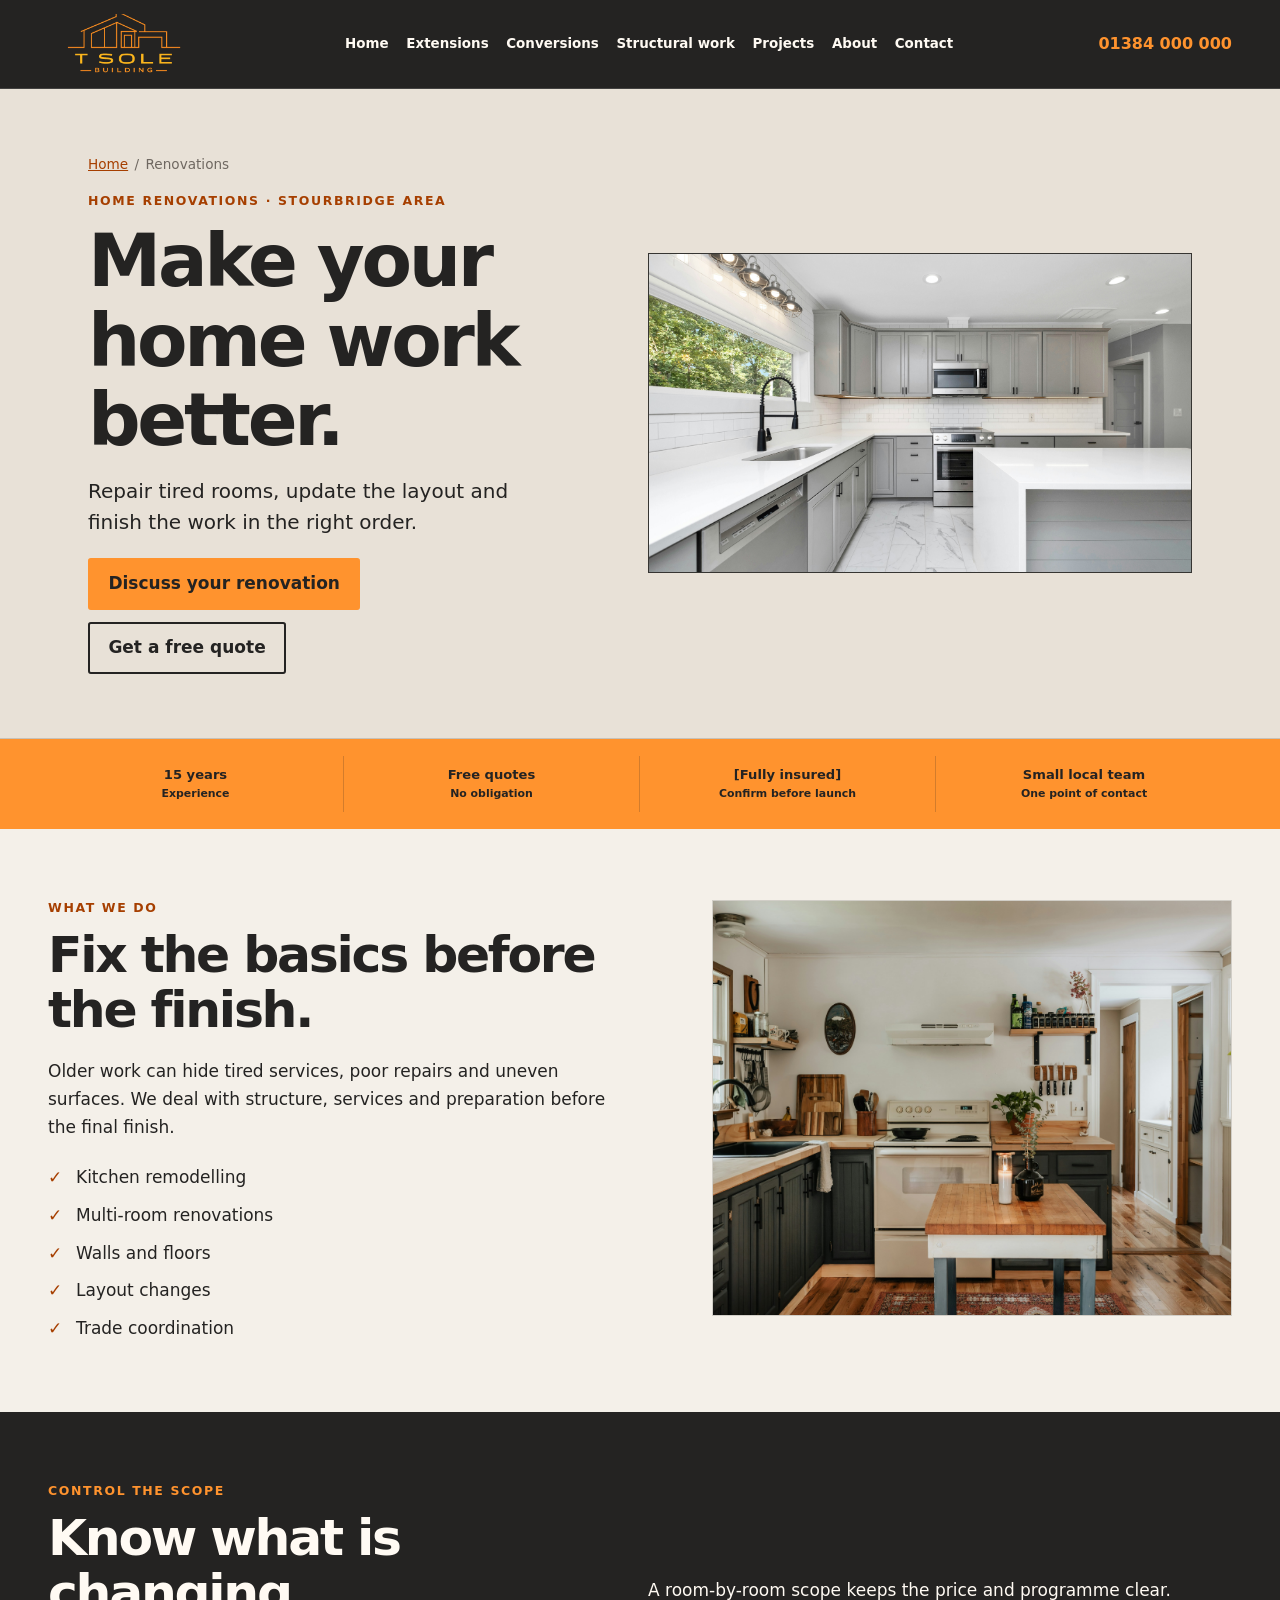
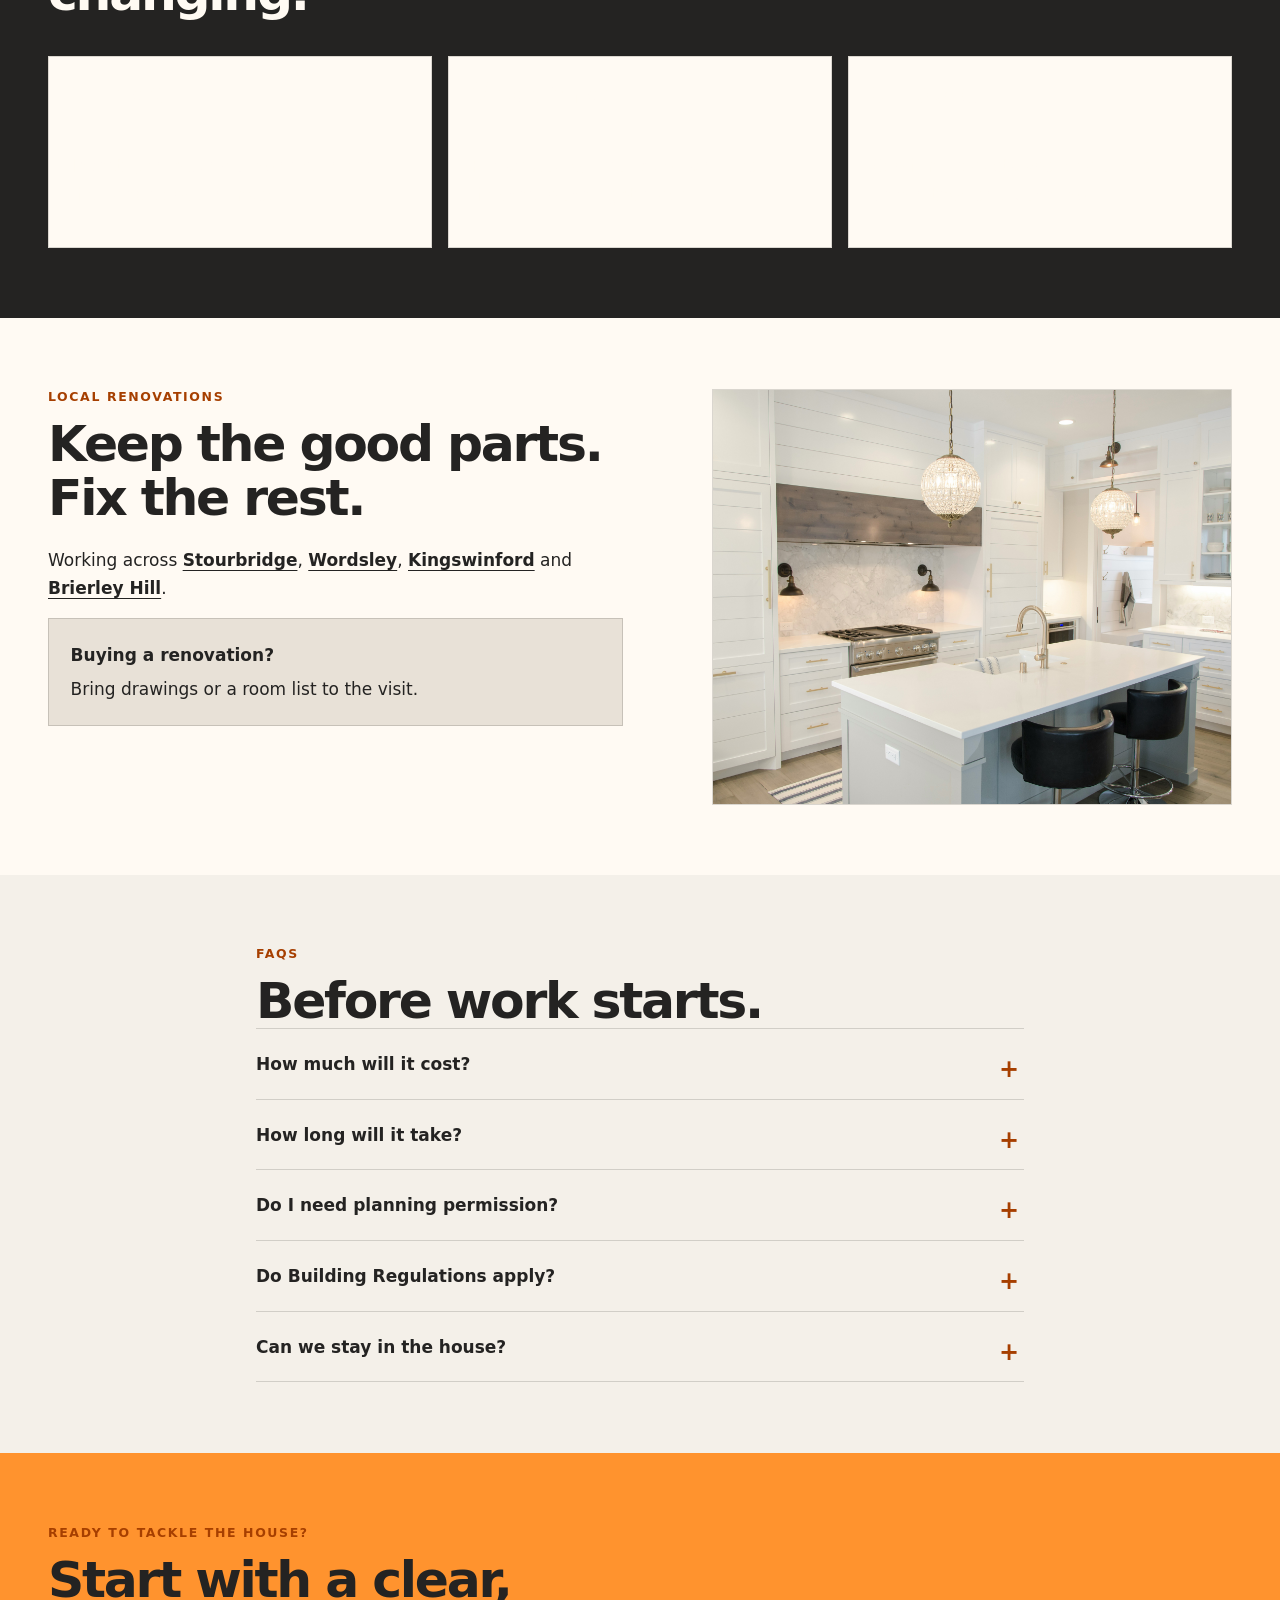
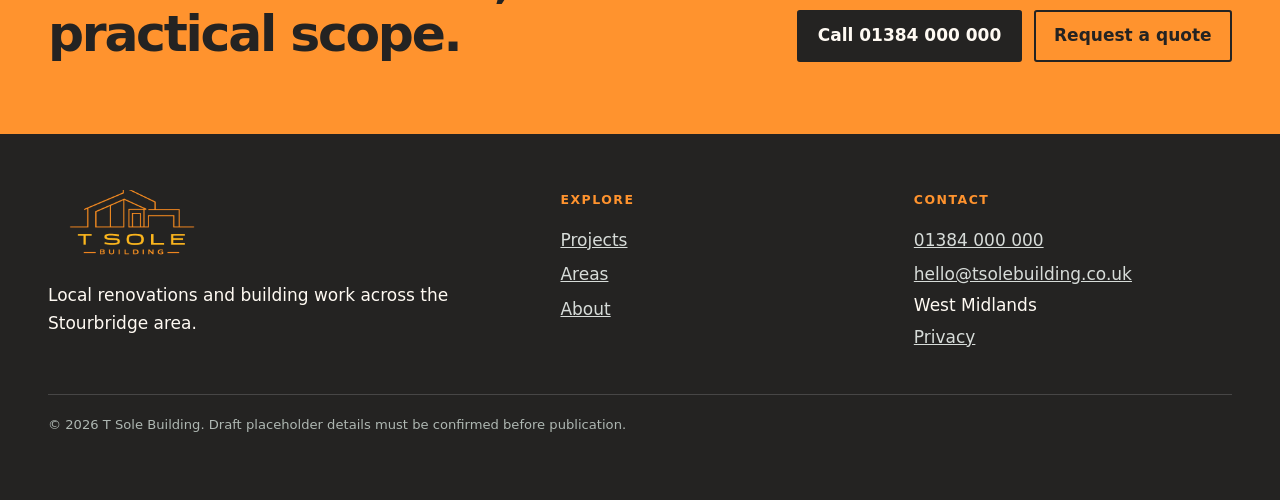
<file: renovations.html>
<!doctype html>
<html lang="en-GB">
<head>
  <meta charset="utf-8"><meta name="viewport" content="width=device-width, initial-scale=1">
  <title>Home Renovations Stourbridge | T Sole Building</title>
  <meta name="description" content="Home renovations in Stourbridge and nearby towns. Rework tired interiors, layouts and fabric with one practical local building team.">
  <link rel="canonical" href="https://www.tsolebuilding.co.uk/renovations.html"><meta name="theme-color" content="#242322"><link rel="icon" href="images/TSole%20logo.png" type="image/png"><link rel="stylesheet" href="styles.css?v=20260821-4">
  <script type="application/ld+json">
  {"@context":"https://schema.org","@graph":[
    {"@type":["LocalBusiness","GeneralContractor"],"@id":"https://www.tsolebuilding.co.uk/#business","name":"T Sole Building","url":"https://www.tsolebuilding.co.uk/","logo":"https://www.tsolebuilding.co.uk/images/TSole%20logo.png","telephone":"+441384000000","email":"hello@tsolebuilding.co.uk","address":{"@type":"PostalAddress","addressRegion":"West Midlands","addressCountry":"GB"},"areaServed":["Stourbridge","Wordsley","Kingswinford","Brierley Hill","Amblecote","Pedmore","Hagley"]},
    {"@type":"Service","name":"Home renovations","url":"https://www.tsolebuilding.co.uk/renovations.html","provider":{"@id":"https://www.tsolebuilding.co.uk/#business"},"areaServed":["Stourbridge","Wordsley","Kingswinford","Brierley Hill","Amblecote","Pedmore","Hagley"],"description":"Whole-room and multi-room home renovation work near Stourbridge."},
    {"@type":"FAQPage","mainEntity":[
      {"@type":"Question","name":"How much does a home renovation cost?","acceptedAnswer":{"@type":"Answer","text":"Renovation cost depends on the condition of the property, the extent of structural and services work, and the chosen finishes. A room schedule and site survey make budgeting more reliable."}},
      {"@type":"Question","name":"How long does a renovation take?","acceptedAnswer":{"@type":"Answer","text":"A room may take weeks, while a substantial whole-house renovation can take several months. Hidden defects and late design changes are common causes of delay."}},
      {"@type":"Question","name":"Does renovation work need planning permission?","acceptedAnswer":{"@type":"Answer","text":"Internal repair and replacement work often does not require planning permission, but extensions, material external changes, listed buildings and some conservation areas need additional checks."}},
      {"@type":"Question","name":"Do Building Regulations apply to renovations?","acceptedAnswer":{"@type":"Answer","text":"They can apply to structural changes, drainage, insulation, windows, electrical work and other controlled work. The exact requirements depend on the scope."}},
      {"@type":"Question","name":"Can I live in the house during renovation?","acceptedAnswer":{"@type":"Answer","text":"For limited room-by-room work, often yes. Major work involving services, kitchens, bathrooms or several rooms may be safer and quicker with the property empty."}}
    ]}
  ]}
  </script>
</head>
<body>
  <a class="skip-link" href="#main">Skip to main content</a>
  <header class="site-header"><div class="container header-inner"><a class="brand" href="index.html"><span class="brand-logo-frame"><img class="brand-logo" src="images/TSole%20logo.png" alt="T Sole Building" width="1024" height="1024"></span></a><nav class="site-nav" id="site-nav" aria-label="Main navigation"><ul class="nav-list"><li><a href="index.html">Home</a></li><li><a href="extensions.html">Extensions</a></li><li><a href="garage-conversions.html">Conversions</a></li><li><a href="structural-alterations-rsjs.html">Structural work</a></li><li><a href="projects.html">Projects</a></li><li><a href="about.html">About</a></li><li><a href="contact.html">Contact</a></li><li class="nav-mobile-only"><a href="tel:+441384000000">Call 01384 000 000</a></li></ul></nav><div class="header-actions"><a class="header-phone" href="tel:+441384000000">01384 000 000</a><button class="menu-toggle" type="button" aria-expanded="false" aria-controls="site-nav" aria-label="Open menu"><span aria-hidden="true"></span></button></div></div></header>
  <main id="main">
    <section class="hero page-hero"><div class="hero-media"><img src="images/zac-gudakov-XHZKjlnIJOs-unsplash.jpg" width="1600" height="900" alt="Temporary image of a finished grey kitchen" fetchpriority="high"><!-- REPLACE: wide finished interior from a genuine local whole-room renovation --></div><div class="container hero-content"><ol class="breadcrumbs"><li><a href="index.html">Home</a></li><li>Renovations</li></ol><p class="eyebrow on-dark">Home renovations · Stourbridge area</p><h1>Make your home work better.</h1><p class="lede">Repair tired rooms, update the layout and finish the work in the right order.</p><div class="button-row"><a class="btn" href="tel:+441384000000">Discuss your renovation</a><a class="btn btn-outline" href="contact.html">Get a free quote</a></div></div></section>
    <aside class="trust-strip" aria-label="Why choose us"><ul class="container trust-grid"><li>15 years<small>Experience</small></li><li>Free quotes<small>No obligation</small></li><li>[Fully insured]<small>Confirm before launch</small></li><li>Small local team<small>One point of contact</small></li></ul></aside>
    <section class="section"><div class="container split"><div class="split-copy"><p class="eyebrow">What we do</p><h2>Fix the basics before the finish.</h2><p>Older work can hide tired services, poor repairs and uneven surfaces. We deal with structure, services and preparation before the final finish.</p><ul class="tick-list"><li>Kitchen remodelling</li><li>Multi-room renovations</li><li>Walls and floors</li><li>Layout changes</li><li>Trade coordination</li></ul></div><div class="image-panel"><img src="images/clay-banks-dcTDSnEh31A-unsplash.jpg" width="1000" height="900" alt="Temporary image of a compact fitted kitchen" loading="lazy"><!-- REPLACE: tidy mid-renovation room showing floor protection, prepared walls and organised materials --></div></div></section>
    <section class="section section-dark"><div class="container"><div class="section-intro"><div><p class="eyebrow on-dark">Control the scope</p><h2>Know what is changing.</h2></div><p>A room-by-room scope keeps the price and programme clear.</p></div><div class="feature-grid"><article class="feature-card"><h3>Check</h3><p>Investigate hidden problems before final decisions are made.</p></article><article class="feature-card"><h3>Sequence</h3><p>Put structure, first fix, plaster and finishes in the right order.</p></article><article class="feature-card"><h3>Choose</h3><p>Confirm products and lead times before they delay the job.</p></article></div></div></section>
    <section class="section section-white"><div class="container split reverse"><div class="image-panel"><img src="images/aaron-huber-G7sE2S4Lab4-unsplash.jpg" width="1000" height="900" alt="Temporary image of a finished white kitchen with an island" loading="lazy"><!-- REPLACE: restored original feature or sympathetic new detail in a Victorian or 1930s local home --></div><div class="split-copy"><p class="eyebrow">Local renovations</p><h2>Keep the good parts. Fix the rest.</h2><p>Working across <a class="text-link" href="builders-stourbridge.html">Stourbridge</a>, <a class="text-link" href="builders-wordsley.html">Wordsley</a>, <a class="text-link" href="builders-kingswinford.html">Kingswinford</a> and <a class="text-link" href="builders-brierley-hill.html">Brierley Hill</a>.</p><div class="local-note"><strong>Buying a renovation?</strong>Bring drawings or a room list to the visit.</div></div></div></section>
    <section class="section"><div class="container narrow"><p class="eyebrow">FAQs</p><h2>Before work starts.</h2><div class="faq-list"><details><summary>How much will it cost?</summary><p>Condition, structure and finish all matter. We price from a room-by-room scope.</p></details><details><summary>How long will it take?</summary><p>A room may take weeks; a whole house may take several months.</p></details><details><summary>Do I need planning permission?</summary><p>Usually not for internal work, but external changes may need permission.</p></details><details><summary>Do Building Regulations apply?</summary><p>They may apply to structure, insulation, drainage and electrical work.</p></details><details><summary>Can we stay in the house?</summary><p>Often for small phased jobs. Larger renovations may be easier with the house empty.</p></details></div></div></section>
    <section class="cta-band"><div class="container cta-inner"><div><p class="eyebrow">Ready to tackle the house?</p><h2>Start with a clear, practical scope.</h2></div><div class="button-row"><a class="btn btn-dark" href="tel:+441384000000">Call 01384 000 000</a><a class="btn btn-outline" href="contact.html">Request a quote</a></div></div></section>
  </main>
  <footer class="site-footer"><div class="container"><div class="footer-grid"><div><a class="brand" href="index.html"><span class="brand-logo-frame"><img class="brand-logo" src="images/TSole%20logo.png" alt="T Sole Building" width="1024" height="1024"></span></a><p style="margin-top:1rem">Local renovations and building work across the Stourbridge area.</p></div><div><p class="footer-heading">Explore</p><ul class="footer-links"><li><a href="projects.html">Projects</a></li><li><a href="index.html#areas">Areas</a></li><li><a href="about.html">About</a></li></ul></div><div><p class="footer-heading">Contact</p><ul class="footer-links"><li><a href="tel:+441384000000">01384 000 000</a></li><li><a href="mailto:hello@tsolebuilding.co.uk">hello@tsolebuilding.co.uk</a></li><li>West Midlands</li><li><a href="privacy.html">Privacy</a></li></ul></div></div><p class="footer-small">© 2026 T Sole Building. Draft placeholder details must be confirmed before publication.</p></div></footer>
  <div class="mobile-callbar" aria-label="Quick contact"><a href="tel:+441384000000">Call now</a><a href="https://wa.me/441384000000">WhatsApp</a></div><script src="script.js" defer></script>
</body></html>
</file>
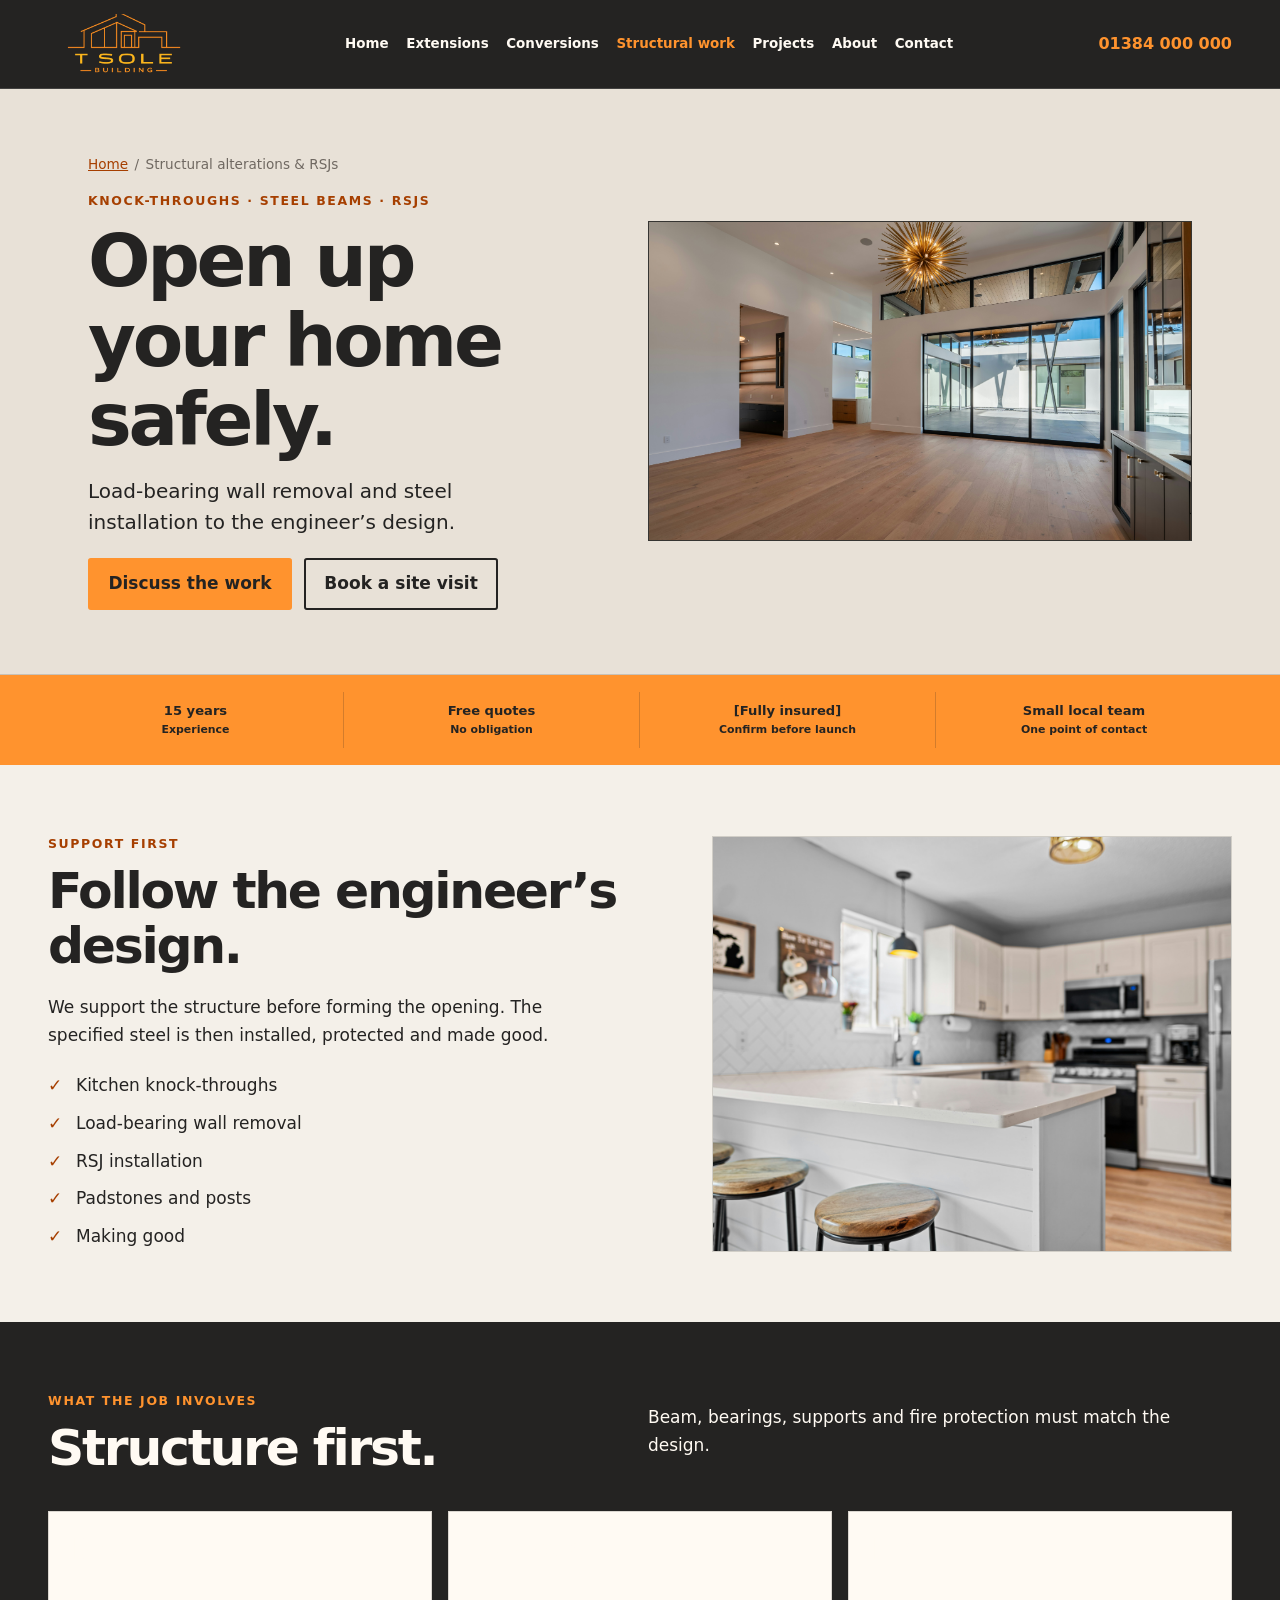
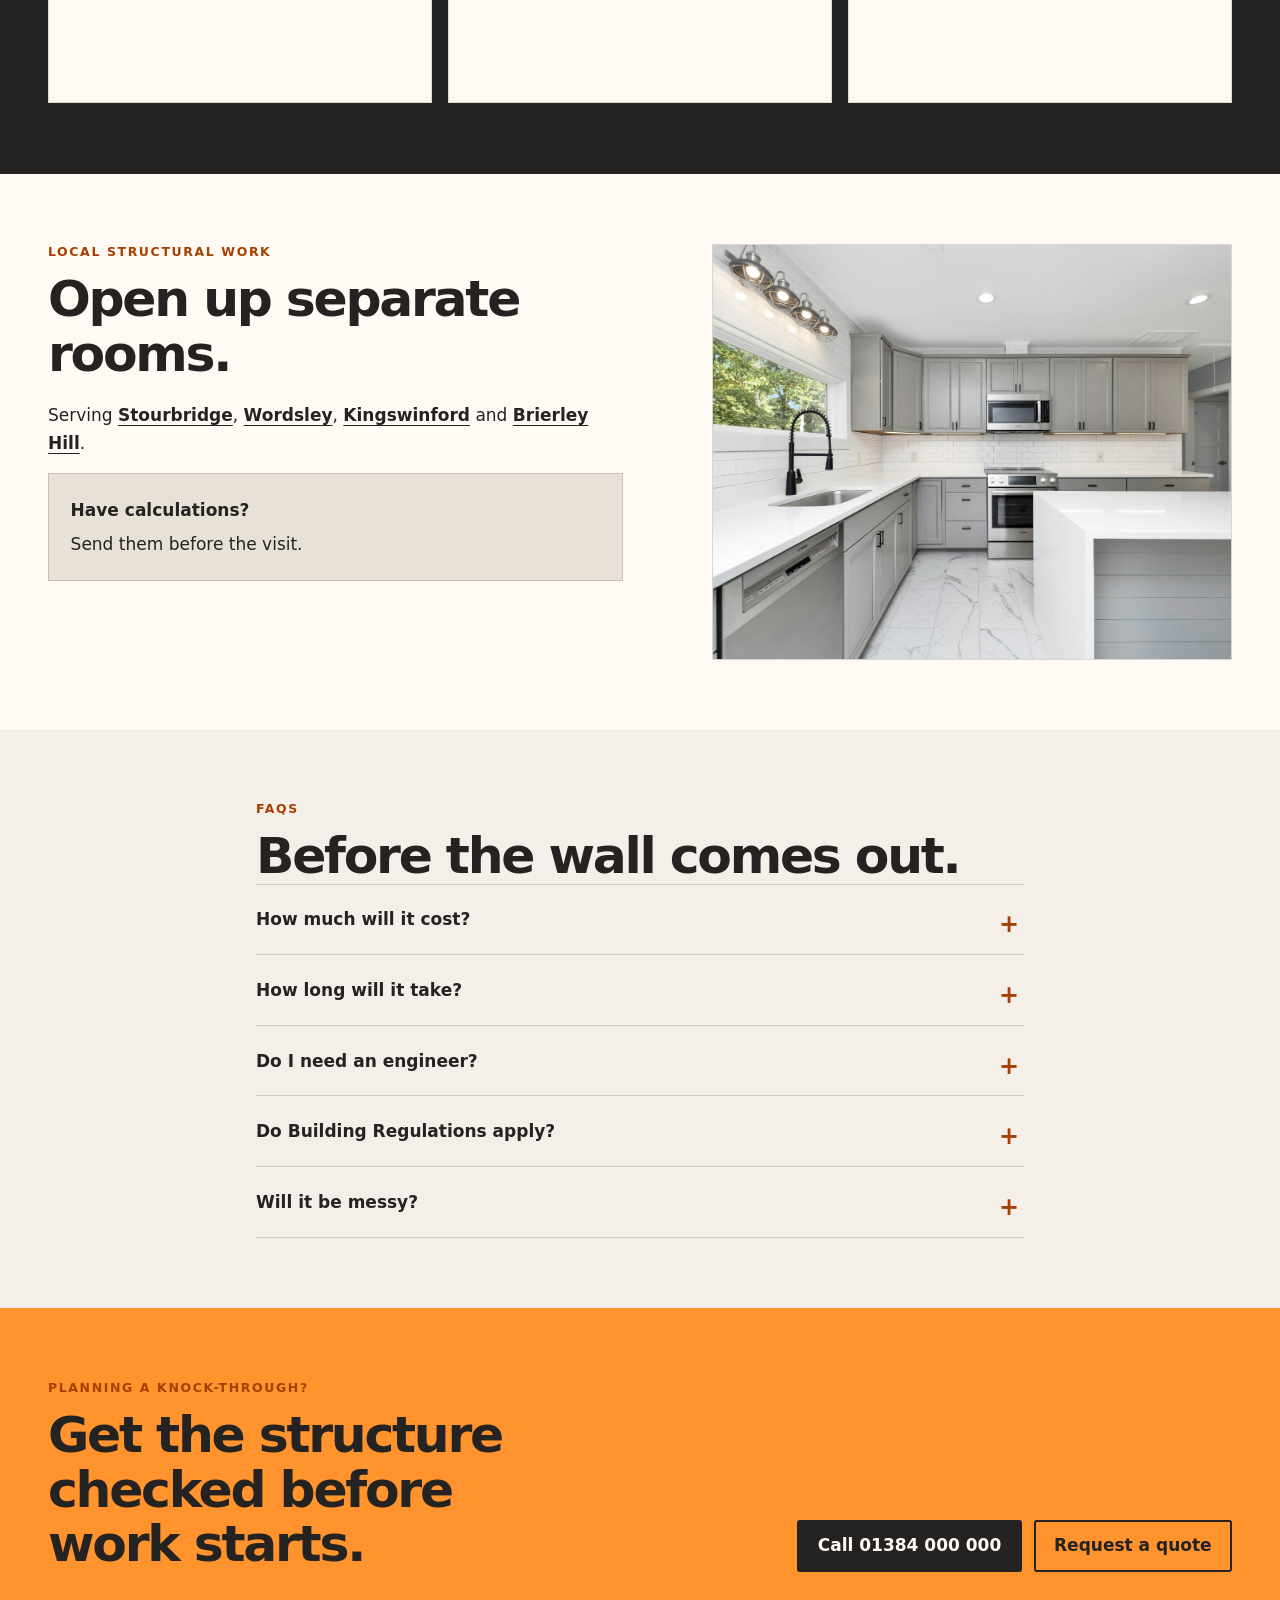
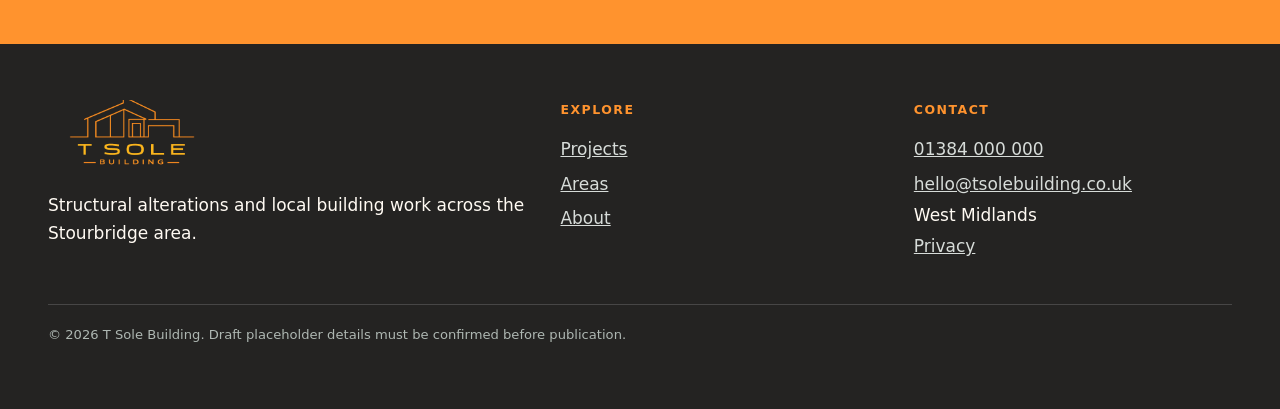
<file: structural-alterations-rsjs.html>
<!doctype html>
<html lang="en-GB">
<head>
  <meta charset="utf-8"><meta name="viewport" content="width=device-width, initial-scale=1">
  <title>Structural Alterations &amp; RSJs | Stourbridge Builder</title>
  <meta name="description" content="Structural alterations, knock-throughs and RSJ installation in Stourbridge. Careful temporary support, steel fitting and making good.">
  <link rel="canonical" href="https://www.tsolebuilding.co.uk/structural-alterations-rsjs.html"><meta name="theme-color" content="#242322"><link rel="icon" href="images/TSole%20logo.png" type="image/png"><link rel="stylesheet" href="styles.css?v=20260821-4">
  <script type="application/ld+json">
  {"@context":"https://schema.org","@graph":[
    {"@type":["LocalBusiness","GeneralContractor"],"@id":"https://www.tsolebuilding.co.uk/#business","name":"T Sole Building","url":"https://www.tsolebuilding.co.uk/","logo":"https://www.tsolebuilding.co.uk/images/TSole%20logo.png","telephone":"+441384000000","email":"hello@tsolebuilding.co.uk","address":{"@type":"PostalAddress","addressRegion":"West Midlands","addressCountry":"GB"},"areaServed":["Stourbridge","Wordsley","Kingswinford","Brierley Hill","Amblecote","Pedmore","Hagley"]},
    {"@type":"Service","name":"Structural alterations and RSJ installation","url":"https://www.tsolebuilding.co.uk/structural-alterations-rsjs.html","provider":{"@id":"https://www.tsolebuilding.co.uk/#business"},"areaServed":["Stourbridge","Wordsley","Kingswinford","Brierley Hill","Amblecote","Pedmore","Hagley"],"description":"Knock-throughs, load-bearing wall removal and steel beam installation near Stourbridge."},
    {"@type":"FAQPage","mainEntity":[
      {"@type":"Question","name":"How much does it cost to remove a load-bearing wall?","acceptedAnswer":{"@type":"Answer","text":"The cost depends on the span, steel design, access, temporary support, services in the wall and the amount of making good. Structural calculations are needed before an accurate quotation."}},
      {"@type":"Question","name":"How long does an RSJ installation take?","acceptedAnswer":{"@type":"Answer","text":"The opening and steel installation may take several days, while preparation and making good take longer. Complex supports or service diversions can extend the programme."}},
      {"@type":"Question","name":"Do I need a structural engineer?","acceptedAnswer":{"@type":"Answer","text":"A structural engineer is normally needed to assess the loads and specify the steel, bearings and any supporting works."}},
      {"@type":"Question","name":"Does removing a wall need Building Regulations approval?","acceptedAnswer":{"@type":"Answer","text":"Removing or altering a load-bearing wall normally requires Building Regulations approval. The inspector will need the structural design and will inspect relevant stages."}},
      {"@type":"Question","name":"How disruptive is a knock-through?","acceptedAnswer":{"@type":"Answer","text":"It creates noise, dust and short-term loss of use of the rooms. Screening, floor protection and a planned sequence help contain the disruption."}}
    ]}
  ]}
  </script>
</head>
<body>
  <a class="skip-link" href="#main">Skip to main content</a>
  <header class="site-header"><div class="container header-inner"><a class="brand" href="index.html"><span class="brand-logo-frame"><img class="brand-logo" src="images/TSole%20logo.png" alt="T Sole Building" width="1024" height="1024"></span></a><nav class="site-nav" id="site-nav" aria-label="Main navigation"><ul class="nav-list"><li><a href="index.html">Home</a></li><li><a href="extensions.html">Extensions</a></li><li><a href="garage-conversions.html">Conversions</a></li><li><a href="structural-alterations-rsjs.html" aria-current="page">Structural work</a></li><li><a href="projects.html">Projects</a></li><li><a href="about.html">About</a></li><li><a href="contact.html">Contact</a></li><li class="nav-mobile-only"><a href="tel:+441384000000">Call 01384 000 000</a></li></ul></nav><div class="header-actions"><a class="header-phone" href="tel:+441384000000">01384 000 000</a><button class="menu-toggle" type="button" aria-expanded="false" aria-controls="site-nav" aria-label="Open menu"><span aria-hidden="true"></span></button></div></div></header>
  <main id="main">
    <section class="hero page-hero"><div class="hero-media"><img src="images/salvo-media-llc-cyPTV1MY844-unsplash.jpg" width="1600" height="900" alt="Temporary image of a large open-plan interior with glazing" fetchpriority="high"><!-- REPLACE: genuine on-site photograph of an RSJ being installed with temporary supports visible, Stourbridge --></div><div class="container hero-content"><ol class="breadcrumbs"><li><a href="index.html">Home</a></li><li>Structural alterations &amp; RSJs</li></ol><p class="eyebrow on-dark">Knock-throughs · steel beams · RSJs</p><h1>Open up your home safely.</h1><p class="lede">Load-bearing wall removal and steel installation to the engineer’s design.</p><div class="button-row"><a class="btn" href="tel:+441384000000">Discuss the work</a><a class="btn btn-outline" href="contact.html">Book a site visit</a></div></div></section>
    <aside class="trust-strip" aria-label="Why choose us"><ul class="container trust-grid"><li>15 years<small>Experience</small></li><li>Free quotes<small>No obligation</small></li><li>[Fully insured]<small>Confirm before launch</small></li><li>Small local team<small>One point of contact</small></li></ul></aside>
    <section class="section"><div class="container split"><div class="split-copy"><p class="eyebrow">Support first</p><h2>Follow the engineer’s design.</h2><p>We support the structure before forming the opening. The specified steel is then installed, protected and made good.</p><ul class="tick-list"><li>Kitchen knock-throughs</li><li>Load-bearing wall removal</li><li>RSJ installation</li><li>Padstones and posts</li><li>Making good</li></ul></div><div class="image-panel"><img src="images/aes-DNn__-0jxVc-unsplash.jpg" width="1000" height="900" alt="Temporary image of a finished white kitchen with a breakfast bar" loading="lazy"><!-- REPLACE: finished wide opening between kitchen and dining room with steel fully boxed and plastered --></div></div></section>
    <section class="section section-dark"><div class="container"><div class="section-intro"><div><p class="eyebrow on-dark">What the job involves</p><h2>Structure first.</h2></div><p>Beam, bearings, supports and fire protection must match the design.</p></div><div class="feature-grid"><article class="feature-card"><h3>Design</h3><p>The engineer sets the beam and support requirements.</p></article><article class="feature-card"><h3>Support</h3><p>Temporary works carry the load while the wall is removed.</p></article><article class="feature-card"><h3>Finish</h3><p>Building Control inspects before the steel is covered.</p></article></div></div></section>
    <section class="section section-white"><div class="container split reverse"><div class="image-panel"><img src="images/zac-gudakov-XHZKjlnIJOs-unsplash.jpg" width="1000" height="900" alt="Temporary image of a finished grey kitchen" loading="lazy"><!-- REPLACE: close site photo of correctly seated beam and padstone before fire protection and plastering --></div><div class="split-copy"><p class="eyebrow">Local structural work</p><h2>Open up separate rooms.</h2><p>Serving <a class="text-link" href="builders-stourbridge.html">Stourbridge</a>, <a class="text-link" href="builders-wordsley.html">Wordsley</a>, <a class="text-link" href="builders-kingswinford.html">Kingswinford</a> and <a class="text-link" href="builders-brierley-hill.html">Brierley Hill</a>.</p><div class="local-note"><strong>Have calculations?</strong>Send them before the visit.</div></div></div></section>
    <section class="section"><div class="container narrow"><p class="eyebrow">FAQs</p><h2>Before the wall comes out.</h2><div class="faq-list"><details><summary>How much will it cost?</summary><p>Span, access and finish affect the price. We need the engineer’s design and a site visit.</p></details><details><summary>How long will it take?</summary><p>Installation may take several days; preparation and making good take longer.</p></details><details><summary>Do I need an engineer?</summary><p>Yes, for most load-bearing wall changes.</p></details><details><summary>Do Building Regulations apply?</summary><p>Yes, in most cases. The work should be inspected before it is covered.</p></details><details><summary>Will it be messy?</summary><p>Wall removal is noisy and dusty. Screening and floor protection help contain it.</p></details></div></div></section>
    <section class="cta-band"><div class="container cta-inner"><div><p class="eyebrow">Planning a knock-through?</p><h2>Get the structure checked before work starts.</h2></div><div class="button-row"><a class="btn btn-dark" href="tel:+441384000000">Call 01384 000 000</a><a class="btn btn-outline" href="contact.html">Request a quote</a></div></div></section>
  </main>
  <footer class="site-footer"><div class="container"><div class="footer-grid"><div><a class="brand" href="index.html"><span class="brand-logo-frame"><img class="brand-logo" src="images/TSole%20logo.png" alt="T Sole Building" width="1024" height="1024"></span></a><p style="margin-top:1rem">Structural alterations and local building work across the Stourbridge area.</p></div><div><p class="footer-heading">Explore</p><ul class="footer-links"><li><a href="projects.html">Projects</a></li><li><a href="index.html#areas">Areas</a></li><li><a href="about.html">About</a></li></ul></div><div><p class="footer-heading">Contact</p><ul class="footer-links"><li><a href="tel:+441384000000">01384 000 000</a></li><li><a href="mailto:hello@tsolebuilding.co.uk">hello@tsolebuilding.co.uk</a></li><li>West Midlands</li><li><a href="privacy.html">Privacy</a></li></ul></div></div><p class="footer-small">© 2026 T Sole Building. Draft placeholder details must be confirmed before publication.</p></div></footer>
  <div class="mobile-callbar" aria-label="Quick contact"><a href="tel:+441384000000">Call now</a><a href="https://wa.me/441384000000">WhatsApp</a></div><script src="script.js" defer></script>
</body></html>
</file>
<file: styles.css>
:root {
  --ink: #242322;
  --ink-soft: #3a3836;
  --paper: #f4f0e9;
  --paper-deep: #e8e1d7;
  --white: #fffaf3;
  --accent: #ff932e;
  --accent-dark: #a63f00;
  --muted: #6f6861;
  --line: rgba(36, 35, 34, 0.17);
  --shadow: 0 18px 50px rgba(36, 29, 23, 0.16);
  --radius: 0.4rem;
  --content: 74rem;
}

*,
*::before,
*::after { box-sizing: border-box; }

html { scroll-behavior: smooth; }

body {
  margin: 0;
  background: var(--paper);
  color: var(--ink);
  font-family: Inter, ui-sans-serif, system-ui, -apple-system, BlinkMacSystemFont, "Segoe UI", sans-serif;
  font-size: 1.0625rem;
  line-height: 1.65;
  text-rendering: optimizeLegibility;
}

body.nav-open { overflow: hidden; }

img {
  display: block;
  max-width: 100%;
  height: auto;
}

a { color: inherit; }

a:hover { text-decoration-thickness: 2px; }

button,
input,
select,
textarea { font: inherit; }

button { cursor: pointer; }

:focus-visible {
  outline: 3px solid var(--accent);
  outline-offset: 4px;
}

.skip-link {
  position: fixed;
  z-index: 1000;
  top: 0.75rem;
  left: 0.75rem;
  padding: 0.65rem 1rem;
  background: var(--accent);
  color: var(--ink);
  font-weight: 800;
  transform: translateY(-180%);
}

.skip-link:focus { transform: translateY(0); }

.container {
  width: min(calc(100% - 2rem), var(--content));
  margin-inline: auto;
}

.narrow { max-width: 48rem; }

.eyebrow {
  margin: 0 0 0.75rem;
  color: var(--accent-dark);
  font-size: 0.78rem;
  font-weight: 900;
  letter-spacing: 0.13em;
  line-height: 1.3;
  text-transform: uppercase;
}

.on-dark { color: var(--accent); }

h1,
h2,
h3 {
  margin: 0;
  font-family: Inter, ui-sans-serif, system-ui, -apple-system, BlinkMacSystemFont, "Segoe UI", sans-serif;
  font-weight: 900;
  line-height: 1.08;
  letter-spacing: -0.045em;
}

h1 { font-size: clamp(2.55rem, 9vw, 5.6rem); }
h2 { font-size: clamp(1.85rem, 5vw, 3.15rem); }
h3 { font-size: clamp(1.3rem, 3.5vw, 1.75rem); }

p { margin: 0 0 1rem; }

.lede {
  max-width: 44rem;
  font-size: clamp(1.15rem, 2.5vw, 1.4rem);
  line-height: 1.55;
}

.section-intro {
  display: grid;
  gap: 1rem;
  margin-bottom: 2.25rem;
}

.section-intro p { max-width: 42rem; }

.btn {
  display: inline-flex;
  min-height: 3.25rem;
  align-items: center;
  justify-content: center;
  gap: 0.55rem;
  padding: 0.82rem 1.15rem;
  border: 2px solid transparent;
  border-radius: 0.18rem;
  background: var(--accent);
  color: var(--ink);
  font-weight: 900;
  line-height: 1.15;
  text-align: center;
  text-decoration: none;
}

.btn:hover { background: #ffad5f; }

.btn-outline {
  border-color: currentColor;
  background: transparent;
}

.btn-outline:hover {
  background: var(--white);
  color: var(--ink);
}

.btn-dark {
  background: var(--ink);
  color: var(--white);
}

.btn-dark:hover { background: var(--ink-soft); }

.text-link {
  font-weight: 850;
  text-underline-offset: 0.23em;
}

.site-header {
  position: sticky;
  top: 0;
  z-index: 50;
  border-bottom: 1px solid rgba(255,255,255,0.14);
  background: var(--ink);
  color: var(--white);
}

.header-inner {
  min-height: 5.25rem;
  display: flex;
  align-items: center;
  justify-content: space-between;
  gap: 1rem;
}

.brand {
  display: inline-flex;
  align-items: center;
  color: var(--white);
  text-decoration: none;
}

.brand-logo-frame {
  display: block;
  width: clamp(7.5rem, 12vw, 9.5rem);
  height: 3.8rem;
  overflow: hidden;
}

.brand-logo {
  width: 100%;
  max-width: none;
  height: auto;
  transform: translateY(-29%);
}

.site-footer .brand-logo-frame {
  width: 10.5rem;
  height: 4.2rem;
}

.header-actions {
  display: flex;
  align-items: center;
  gap: 0.65rem;
}

.header-phone {
  color: var(--accent);
  font-size: 0.92rem;
  font-weight: 900;
  text-decoration: none;
}

.menu-toggle {
  display: grid;
  width: 3rem;
  aspect-ratio: 1;
  place-items: center;
  border: 1px solid rgba(255,255,255,0.35);
  background: transparent;
  color: var(--white);
}

.menu-toggle span,
.menu-toggle span::before,
.menu-toggle span::after {
  display: block;
  width: 1.3rem;
  height: 2px;
  background: currentColor;
  content: "";
  transition: transform 180ms ease;
}

.menu-toggle span::before { transform: translateY(-6px); }
.menu-toggle span::after { transform: translateY(4px); }

.menu-toggle[aria-expanded="true"] span { background: transparent; }
.menu-toggle[aria-expanded="true"] span::before { transform: translateY(0) rotate(45deg); }
.menu-toggle[aria-expanded="true"] span::after { transform: translateY(-2px) rotate(-45deg); }

.site-nav {
  position: absolute;
  inset: 100% 0 auto;
  display: none;
  min-height: calc(100vh - 4.75rem);
  padding: 1.3rem 1rem 7rem;
  background: var(--ink);
}

.site-nav.open { display: block; }

.nav-list {
  max-width: var(--content);
  margin: 0 auto;
  padding: 0;
  list-style: none;
}

.nav-list a {
  display: block;
  padding: 0.85rem 0;
  border-bottom: 1px solid rgba(255,255,255,0.14);
  font-size: 1.15rem;
  font-weight: 800;
  text-decoration: none;
}

.nav-list a:hover,
.nav-list a[aria-current="page"] { color: var(--accent); }

.nav-group-label {
  display: block;
  padding-top: 1rem;
  color: #aab2ae;
  font-size: 0.72rem;
  font-weight: 900;
  letter-spacing: 0.13em;
  text-transform: uppercase;
}

.hero {
  display: grid;
  grid-template-columns: 1rem minmax(0, 1fr) 1rem;
  gap: 1.25rem;
  min-height: 0;
  padding-block: 2rem;
  border-bottom: 1px solid var(--line);
  background: var(--paper-deep);
  color: var(--ink);
}

.hero-media {
  grid-column: 2;
  grid-row: 2;
  height: 16rem;
  overflow: hidden;
  border: 1px solid var(--line);
  background: var(--ink-soft);
}

.hero-media::after {
  content: none;
}

.hero-media img {
  width: 100%;
  height: 100%;
  object-fit: cover;
}

.hero-content {
  grid-column: 2;
  grid-row: 1;
  width: auto;
  margin: 0;
  padding: 0;
}

.hero h1 {
  max-width: 15ch;
  font-size: clamp(2.35rem, 7vw, 4.6rem);
}

.hero .lede {
  margin: 1rem 0 1.25rem;
  font-size: clamp(1.05rem, 2.2vw, 1.25rem);
}

.hero .eyebrow,
.hero .breadcrumbs a { color: var(--accent-dark); }

.carousel-hero {
  position: relative;
  isolation: isolate;
  min-height: 31rem;
  align-content: center;
  overflow: hidden;
  border-bottom: 0;
  background: var(--ink);
  color: var(--white);
}

.hero-carousel,
.hero-slide,
.hero-overlay {
  position: absolute;
  inset: 0;
}

[data-carousel-slide][hidden] { display: none !important; }

.hero-carousel { z-index: -2; }
.hero-slide { background: var(--ink-soft); }

.hero-slide img {
  width: 100%;
  height: 100%;
  object-fit: cover;
}

.hero-overlay {
  z-index: -1;
  background: linear-gradient(90deg, rgba(36, 35, 34, 0.94) 0%, rgba(36, 35, 34, 0.72) 58%, rgba(36, 35, 34, 0.38) 100%);
}

.carousel-hero .hero-content {
  z-index: 1;
  max-width: 46rem;
  padding-block: 1.5rem 4.5rem;
}

.carousel-hero .eyebrow,
.carousel-hero .breadcrumbs a { color: var(--accent); }
.carousel-hero .breadcrumbs { color: #d7dcd9; }
.carousel-hero .lede { color: var(--white); }
.carousel-hero .proof-line { color: #eee8df; }

.btn-outline-light {
  border-color: var(--white);
  color: var(--white);
}

.btn-outline-light:hover {
  border-color: var(--accent);
  background: var(--accent);
  color: var(--ink);
}

.button-row {
  display: flex;
  flex-wrap: wrap;
  gap: 0.75rem;
}

.proof-line {
  display: flex;
  flex-wrap: wrap;
  gap: 0.45rem 1rem;
  margin-top: 1.5rem;
  color: var(--muted);
  font-size: 0.9rem;
  font-weight: 700;
}

.proof-line span::before {
  margin-right: 0.45rem;
  color: var(--accent);
  content: "✓";
}

.trust-strip {
  background: var(--accent);
  color: var(--ink);
}

.trust-grid {
  display: grid;
  grid-template-columns: repeat(2, 1fr);
  margin-block: 0;
  margin-inline: auto;
  padding: 1.1rem 0;
  list-style: none;
}

.trust-grid li {
  padding: 0.7rem;
  border-right: 1px solid rgba(36,35,34,0.2);
  font-size: 0.82rem;
  font-weight: 900;
  line-height: 1.25;
  text-align: center;
}

.trust-grid li:nth-child(2n) { border-right: 0; }

.trust-grid small {
  display: block;
  margin-top: 0.2rem;
  font-weight: 650;
}

.section { padding-block: clamp(3rem, 5.5vw, 5rem); }
.section-tight { padding-block: clamp(2.4rem, 5vw, 3.75rem); }
.section-dark { background: var(--ink); color: var(--white); }
.section-deep { background: var(--ink-soft); color: var(--white); }
.section-white { background: var(--white); }

.service-grid,
.project-grid,
.feature-grid,
.area-grid {
  display: grid;
  gap: 1rem;
}

.service-card,
.area-card,
.feature-card {
  display: flex;
  min-height: 17rem;
  flex-direction: column;
  justify-content: space-between;
  padding: 1.4rem;
  border: 1px solid var(--line);
  background: var(--white);
}

.card-thumb {
  width: 100%;
  aspect-ratio: 16 / 9;
  margin-bottom: 1rem;
  object-fit: cover;
}

.service-card { transition: transform 180ms ease, box-shadow 180ms ease; }
.service-card:hover { transform: translateY(-4px); box-shadow: var(--shadow); }
.area-card,
.feature-card { min-height: 12rem; }
.service-number { color: var(--accent-dark); font-size: 0.8rem; font-weight: 900; }
.service-card p { color: var(--muted); }

.image-panel {
  position: relative;
  width: 100%;
  max-width: 38rem;
  height: clamp(18rem, 38vw, 26rem);
  min-height: 0;
  overflow: hidden;
  border: 1px solid var(--line);
}

.image-panel img {
  width: 100%;
  height: 100%;
  object-fit: cover;
}

.split {
  display: grid;
  gap: 2rem;
  align-items: start;
}

.split-copy { max-width: 38rem; }
.split-copy h2 { margin-bottom: 1.25rem; }

.areas-intro {
  display: grid;
  gap: 2rem;
  align-items: start;
}

.areas-copy { max-width: 38rem; }
.areas-copy h2 { margin-bottom: 1.25rem; }
.areas-section .area-grid { margin-top: 1.5rem; }
.areas-image { max-width: none; }

.tick-list {
  display: grid;
  gap: 0.6rem;
  margin: 1.4rem 0 0;
  padding: 0;
  list-style: none;
}

.tick-list li { position: relative; padding-left: 1.75rem; }
.tick-list li::before { position: absolute; left: 0; color: var(--accent-dark); font-weight: 900; content: "✓"; }

.service-link-list { gap: 0; border-top: 1px solid var(--line); }
.service-link-list li { padding-left: 0; border-bottom: 1px solid var(--line); }
.service-link-list li::before { content: none; }
.service-link-list a {
  display: flex;
  min-height: 3.25rem;
  align-items: center;
  justify-content: space-between;
  gap: 1rem;
  padding: 0.65rem 0;
  font-weight: 800;
  text-decoration: none;
}
.service-link-list a::after { color: var(--accent-dark); content: "→"; }
.service-link-list a:hover { color: var(--accent-dark); }

.process-list {
  display: grid;
  gap: 0;
  margin: 2.2rem 0 0;
  padding: 0;
  list-style: none;
  counter-reset: step;
}

.process-list li {
  position: relative;
  padding: 1.2rem 0 1.2rem 4rem;
  border-top: 1px solid rgba(255,255,255,0.17);
  counter-increment: step;
}

.process-list li::before {
  position: absolute;
  left: 0;
  color: var(--accent);
  font-family: Inter, ui-sans-serif, system-ui, sans-serif;
  font-size: 2rem;
  line-height: 1;
  content: "0" counter(step);
}

.process-list strong { display: block; font-size: 1.1rem; }

.project-card { position: relative; overflow: hidden; background: var(--ink-soft); color: var(--white); }
.project-card img { width: 100%; height: clamp(14rem, 34vw, 21rem); object-fit: cover; opacity: 0.88; transition: transform 250ms ease; }
.project-card:hover img { transform: scale(1.025); }
.project-copy { padding: 1.25rem; }
.project-copy p { color: #ccd2ce; }
.project-tag { color: var(--accent); font-size: 0.75rem; font-weight: 900; letter-spacing: 0.1em; text-transform: uppercase; }

.before-after { display: grid; grid-template-columns: 1fr 1fr; }
.before-after figure { position: relative; margin: 0; overflow: hidden; }
.before-after img { width: 100%; height: clamp(13rem, 28vw, 22rem); object-fit: cover; }
.before-after figcaption { position: absolute; left: 0.65rem; bottom: 0.65rem; padding: 0.25rem 0.5rem; background: var(--ink); color: var(--white); font-size: 0.75rem; font-weight: 900; text-transform: uppercase; }

.quote {
  margin: 0;
  padding: 1.6rem;
  border-left: 5px solid var(--accent);
  background: var(--white);
  box-shadow: var(--shadow);
}

.quote p { font-family: Inter, ui-sans-serif, system-ui, sans-serif; font-size: clamp(1.35rem, 4vw, 2.1rem); font-weight: 800; line-height: 1.35; }
.quote cite { color: var(--muted); font-style: normal; font-weight: 800; }
.placeholder-label { color: #805800; font-size: 0.72rem; font-weight: 950; letter-spacing: 0.08em; text-transform: uppercase; }

.local-note {
  padding: 1.35rem;
  border: 1px solid var(--line);
  background: var(--paper-deep);
}

.local-note strong { display: block; margin-bottom: 0.4rem; }

.process-cards { counter-reset: process-card; }

.section-dark .process-cards .feature-card {
  position: relative;
  min-height: 15rem;
  overflow: hidden;
  border: 0;
  border-top: 5px solid var(--accent);
  background: var(--ink-soft);
  color: var(--white);
}

.process-cards .process-number {
  color: var(--accent);
  font-size: clamp(2.5rem, 8vw, 4.5rem);
  font-weight: 950;
  line-height: 1;
  letter-spacing: -0.08em;
}

.process-cards h3 { margin-bottom: 0.55rem; }
.process-cards p { margin: 0; color: #d7dcd9; }

.service-carousel {
  overflow: hidden;
  border: 1px solid var(--line);
  background: var(--paper);
}

.service-slide {
  display: grid;
  min-height: 25rem;
}

.service-slide img {
  width: 100%;
  height: 16rem;
  object-fit: cover;
}

.service-slide > div { align-self: center; padding: 1.5rem; }
.service-slide h3 { margin-bottom: 0.7rem; }

.carousel-controls {
  display: flex;
  align-items: center;
  justify-content: flex-end;
  gap: 0.75rem;
  padding: 0.8rem;
  border-top: 1px solid var(--line);
}

.carousel-arrow {
  display: inline-grid;
  width: 3rem;
  height: 3rem;
  border: 1px solid currentColor;
  background: transparent;
  color: inherit;
  font-size: 1.35rem;
  font-weight: 900;
  line-height: 1;
  place-items: center;
}

.carousel-arrow:hover { background: var(--accent); color: var(--ink); }
.carousel-status { min-width: 3.7rem; font-size: 0.88rem; font-weight: 900; text-align: center; }

.hero-carousel-controls {
  position: absolute;
  z-index: 2;
  right: 1rem;
  bottom: 1rem;
  padding: 0;
  border-top: 0;
  color: var(--white);
}

.faq-list { border-top: 1px solid var(--line); }
.faq-list details { border-bottom: 1px solid var(--line); }
.faq-list summary { position: relative; padding: 1.3rem 3rem 1.3rem 0; font-weight: 900; cursor: pointer; list-style: none; }
.faq-list summary::-webkit-details-marker { display: none; }
.faq-list summary::after { position: absolute; right: 0.3rem; color: var(--accent-dark); font-size: 1.5rem; content: "+"; }
.faq-list details[open] summary::after { content: "−"; }
.faq-list details p { max-width: 50rem; padding: 0 2rem 1.3rem 0; color: var(--muted); }

.contact-layout { display: grid; gap: 2rem; }

.contact-card {
  padding: 1.4rem;
  background: var(--ink);
  color: var(--white);
}

.contact-card a { color: var(--accent); font-weight: 900; }

.form-grid { display: grid; gap: 1rem; }
.form-field { display: grid; gap: 0.35rem; }
.form-field label { font-size: 0.9rem; font-weight: 900; }
.form-field input,
.form-field select,
.form-field textarea {
  width: 100%;
  min-height: 3.25rem;
  padding: 0.75rem;
  border: 1px solid #9ba39f;
  border-radius: 0;
  background: var(--white);
  color: var(--ink);
}
.form-field textarea { min-height: 8rem; resize: vertical; }
.form-note { color: var(--muted); font-size: 0.85rem; }
.draft-notice { padding: 0.75rem 1rem; border-left: 4px solid #a96f00; background: #fff3ce; color: #513700; font-size: 0.9rem; }

.cta-band {
  padding-block: clamp(3rem, 6vw, 4.5rem);
  background: var(--accent);
}

.cta-inner { display: grid; gap: 1.5rem; align-items: end; }
.cta-band h2 { max-width: 15ch; }

.site-footer {
  padding: 3.5rem 0 6.5rem;
  background: var(--ink);
  color: var(--white);
}

.footer-grid { display: grid; gap: 2.2rem; }
.footer-heading { margin-bottom: 0.75rem; color: var(--accent); font-size: 0.78rem; font-weight: 900; letter-spacing: 0.12em; text-transform: uppercase; }
.footer-links { margin: 0; padding: 0; list-style: none; }
.footer-links a { display: inline-block; padding: 0.2rem 0; color: #d7dcd9; }
.footer-small { margin-top: 2.5rem; padding-top: 1.2rem; border-top: 1px solid rgba(255,255,255,0.16); color: #aeb7b2; font-size: 0.82rem; }

.mobile-callbar {
  position: fixed;
  z-index: 60;
  right: 0;
  bottom: 0;
  left: 0;
  display: grid;
  grid-template-columns: 1fr 1fr;
  gap: 2px;
  padding: 0.45rem;
  background: var(--ink);
  box-shadow: 0 -8px 25px rgba(0,0,0,0.25);
}

.mobile-callbar a {
  display: grid;
  min-height: 3.3rem;
  place-items: center;
  background: var(--accent);
  color: var(--ink);
  font-weight: 950;
  text-decoration: none;
}

.mobile-callbar a:last-child { background: var(--white); }

.breadcrumbs { margin: 0 0 1.1rem; padding: 0; color: var(--muted); font-size: 0.85rem; list-style: none; }
.breadcrumbs li { display: inline; }
.breadcrumbs li + li::before { margin: 0 0.4rem; content: "/"; }
.breadcrumbs a { color: var(--accent); }

.page-hero { min-height: 0; }
.page-hero h1 { max-width: 13ch; }
.content-prose h2 { margin: 2.5rem 0 1rem; }
.content-prose h3 { margin: 1.8rem 0 0.75rem; }
.content-prose a { font-weight: 800; }

.stat-row { display: grid; gap: 1rem; margin-top: 2rem; }
.stat { padding: 1.2rem; border-top: 4px solid var(--accent); background: var(--ink-soft); color: var(--white); }
.stat strong { display: block; font-family: Inter, ui-sans-serif, system-ui, sans-serif; font-size: 1.45rem; }

.error-page { display: grid; min-height: calc(100vh - 4.75rem); place-items: center; padding: 4rem 0 7rem; background: var(--ink); color: var(--white); text-align: center; }
.error-code { color: var(--accent); font-family: Inter, ui-sans-serif, system-ui, sans-serif; font-size: clamp(6rem, 30vw, 16rem); font-weight: 950; line-height: 0.75; }

@media (max-width: 23rem) {
  .site-header .brand-logo-frame { width: 6.5rem; height: 3.2rem; }
  .header-actions { gap: 0.35rem; }
  .header-phone { font-size: 0.82rem; }
}

@media (min-width: 42rem) {
  .container { width: min(calc(100% - 3rem), var(--content)); }
  .trust-grid { grid-template-columns: repeat(4, 1fr); }
  .trust-grid li:nth-child(2n) { border-right: 1px solid rgba(36,35,34,0.2); }
  .trust-grid li:last-child { border-right: 0; }
  .service-grid, .area-grid { grid-template-columns: repeat(2, 1fr); }
  .feature-grid, .project-grid { grid-template-columns: repeat(2, 1fr); }
  .form-grid.two-col { grid-template-columns: repeat(2, 1fr); }
  .form-grid .full { grid-column: 1 / -1; }
  .cta-inner { grid-template-columns: 1fr auto; }
  .footer-grid { grid-template-columns: 1.5fr 1fr 1fr; }
  .service-slide { grid-template-columns: minmax(0, 1.15fr) minmax(18rem, 0.85fr); }
  .service-slide img { height: 100%; min-height: 25rem; }
}

@media (min-width: 64rem) {
  body { padding-bottom: 0; }
  .header-inner { min-height: 5.5rem; }
  .menu-toggle { display: none; }
  .site-nav { position: static; display: block; min-height: 0; padding: 0; background: transparent; }
  .nav-list { display: flex; align-items: center; gap: 1.1rem; }
  .nav-list a { padding: 1.45rem 0; border: 0; font-size: 0.84rem; }
  .nav-group-label { display: none; }
  .nav-mobile-only { display: none; }
  .header-phone { font-size: 1rem; }
  .hero {
    grid-template-columns: minmax(1.5rem, 1fr) minmax(0, 40rem) minmax(22rem, 34rem) minmax(1.5rem, 1fr);
    gap: clamp(2rem, 5vw, 5rem);
    min-height: 0;
    align-items: center;
    padding-block: clamp(2.5rem, 5vw, 4rem);
  }
  .hero-content { grid-column: 2; grid-row: 1; }
  .hero-media { grid-column: 3; grid-row: 1; height: clamp(18rem, 25vw, 22rem); }
  .carousel-hero { min-height: 32rem; grid-template-columns: minmax(2rem, 1fr) minmax(0, var(--content)) minmax(2rem, 1fr); }
  .carousel-hero .hero-content { grid-column: 2; width: 100%; }
  .hero-carousel-controls { right: max(2rem, calc((100vw - var(--content)) / 2)); bottom: 2rem; }
  .section-intro { grid-template-columns: 1fr 1fr; align-items: end; }
  .service-grid { grid-template-columns: repeat(5, 1fr); }
  .service-card { min-height: 23rem; padding: 1rem; }
  .area-grid { grid-template-columns: repeat(4, 1fr); }
  .feature-grid { grid-template-columns: repeat(3, 1fr); }
  .project-grid { grid-template-columns: repeat(3, 1fr); }
  .split { grid-template-columns: 1.05fr 0.95fr; gap: clamp(3rem, 7vw, 7rem); }
  .split.reverse .image-panel { order: 2; }
  .areas-intro { grid-template-columns: 1.05fr 0.95fr; gap: clamp(3rem, 7vw, 7rem); }
  .areas-image { justify-self: stretch; }
  .contact-layout { grid-template-columns: 0.75fr 1.25fr; gap: 4rem; }
  .stat-row { grid-template-columns: repeat(3, 1fr); }
  .mobile-callbar { display: none; }
  .site-footer { padding-bottom: 3rem; }
}

@media (prefers-reduced-motion: reduce) {
  html { scroll-behavior: auto; }
  *, *::before, *::after { scroll-behavior: auto !important; transition: none !important; }
}
</file>
